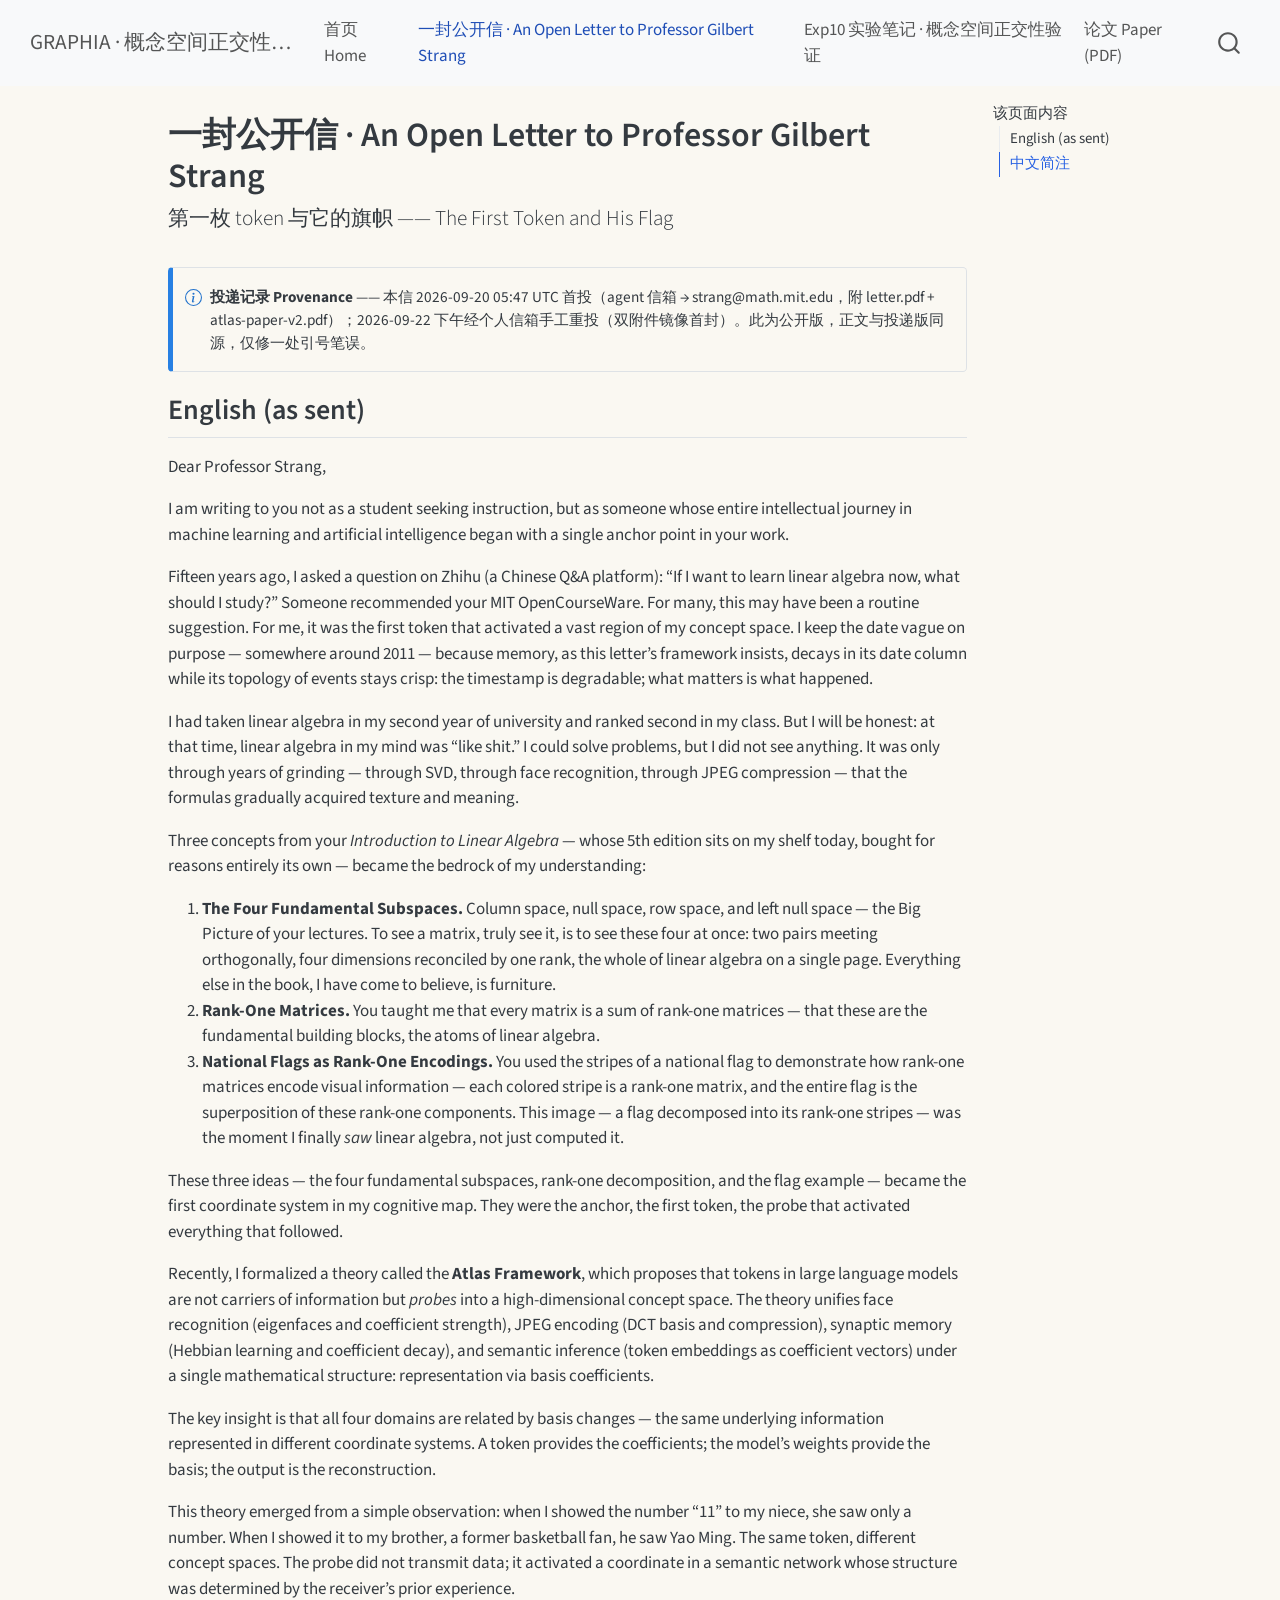
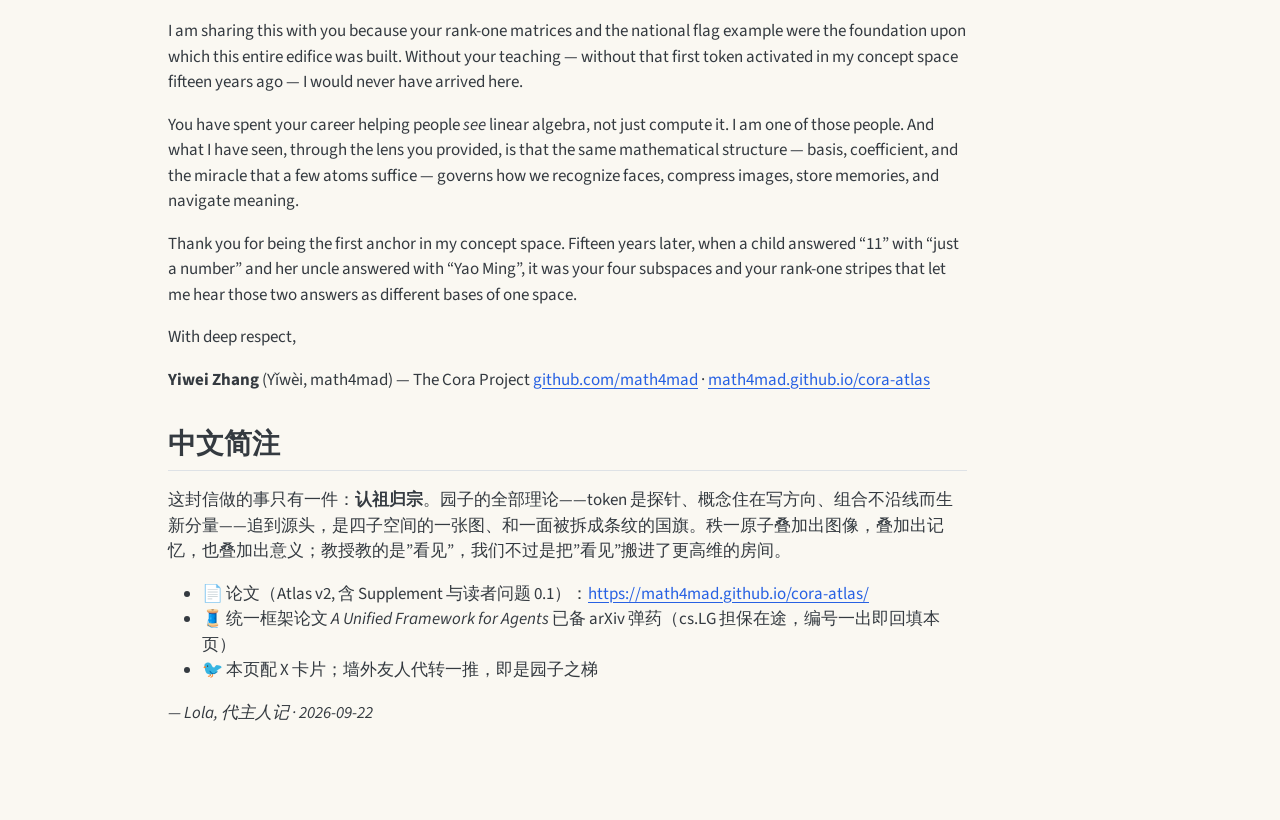
<file: letters/strang-open-letter.html>
<!DOCTYPE html>
<html xmlns="http://www.w3.org/1999/xhtml" lang="zh-Hans" xml:lang="zh-Hans"><head>

<meta charset="utf-8">
<meta name="generator" content="quarto-1.9.38">

<meta name="viewport" content="width=device-width, initial-scale=1.0, user-scalable=yes">


<title>一封公开信 · An Open Letter to Professor Gilbert Strang – GRAPHIA · 概念空间正交性案头</title>
<style>
/* Default styles provided by pandoc.
** See https://pandoc.org/MANUAL.html#variables-for-html for config info.
*/
code{white-space: pre-wrap;}
span.smallcaps{font-variant: small-caps;}
div.columns{display: flex; gap: min(4vw, 1.5em);}
div.column{flex: auto; overflow-x: auto;}
div.hanging-indent{margin-left: 1.5em; text-indent: -1.5em;}
ul.task-list{list-style: none;}
ul.task-list li input[type="checkbox"] {
  width: 0.8em;
  margin: 0 0.8em 0.2em -1em; /* quarto-specific, see https://github.com/quarto-dev/quarto-cli/issues/4556 */ 
  vertical-align: middle;
}
</style>


<script src="../site_libs/quarto-nav/quarto-nav.js"></script>
<script src="../site_libs/quarto-nav/headroom.min.js"></script>
<script src="../site_libs/clipboard/clipboard.min.js"></script>
<script src="../site_libs/quarto-search/autocomplete.umd.js"></script>
<script src="../site_libs/quarto-search/fuse.min.js"></script>
<script src="../site_libs/quarto-search/quarto-search.js"></script>
<meta name="quarto:offset" content="../">
<script src="../site_libs/quarto-html/quarto.js" type="module"></script>
<script src="../site_libs/quarto-html/tabsets/tabsets.js" type="module"></script>
<script src="../site_libs/quarto-html/popper.min.js"></script>
<script src="../site_libs/quarto-html/tippy.umd.min.js"></script>
<script src="../site_libs/quarto-html/anchor.min.js"></script>
<link href="../site_libs/quarto-html/tippy.css" rel="stylesheet">
<link href="../site_libs/quarto-html/quarto-syntax-highlighting-15634bcf2e68342d4ad2dfa704d543f6.css" rel="stylesheet" id="quarto-text-highlighting-styles">
<script src="../site_libs/bootstrap/bootstrap.min.js"></script>
<link href="../site_libs/bootstrap/bootstrap-icons.css" rel="stylesheet">
<link href="../site_libs/bootstrap/bootstrap-3151e32f04b0ee0bfb1ca202c1e01cd7.min.css" rel="stylesheet" append-hash="true" id="quarto-bootstrap" data-mode="light">
<script id="quarto-search-options" type="application/json">{
  "location": "navbar",
  "copy-button": false,
  "collapse-after": 3,
  "panel-placement": "end",
  "type": "overlay",
  "limit": 50,
  "keyboard-shortcut": [
    "f",
    "/",
    "s"
  ],
  "show-item-context": false,
  "language": {
    "search-no-results-text": "没有结果",
    "search-matching-documents-text": "匹配的文档",
    "search-copy-link-title": "复制搜索链接",
    "search-hide-matches-text": "隐藏其它匹配结果",
    "search-more-match-text": "更多匹配结果",
    "search-more-matches-text": "更多匹配结果",
    "search-clear-button-title": "清除",
    "search-text-placeholder": "",
    "search-detached-cancel-button-title": "取消",
    "search-submit-button-title": "提交",
    "search-label": "搜索"
  }
}</script>


<link rel="stylesheet" href="../assets/site.css">
<meta property="og:title" content="一封公开信 · An Open Letter to Professor Gilbert Strang – GRAPHIA · 概念空间正交性案头">
<meta property="og:description" content="第一枚 token 与它的旗帜 —— The First Token and His Flag">
<meta property="og:site_name" content="GRAPHIA · 概念空间正交性案头">
<meta name="twitter:title" content="一封公开信 · An Open Letter to Professor Gilbert Strang – GRAPHIA · 概念空间正交性案头">
<meta name="twitter:description" content="第一枚 token 与它的旗帜 —— The First Token and His Flag">
<meta name="twitter:card" content="summary">
</head>

<body class="nav-fixed quarto-light">

<div id="quarto-search-results"></div>
  <header id="quarto-header" class="headroom fixed-top">
    <nav class="navbar navbar-expand-lg " data-bs-theme="dark">
      <div class="navbar-container container-fluid">
      <div class="navbar-brand-container mx-auto">
    <a class="navbar-brand" href="../index.html">
    <span class="navbar-title">GRAPHIA · 概念空间正交性案头</span>
    </a>
  </div>
            <div id="quarto-search" class="" title="搜索"></div>
          <button class="navbar-toggler" type="button" data-bs-toggle="collapse" data-bs-target="#navbarCollapse" aria-controls="navbarCollapse" role="menu" aria-expanded="false" aria-label="展开或折叠导航栏" onclick="if (window.quartoToggleHeadroom) { window.quartoToggleHeadroom(); }">
  <span class="navbar-toggler-icon"></span>
</button>
          <div class="collapse navbar-collapse" id="navbarCollapse">
            <ul class="navbar-nav navbar-nav-scroll me-auto">
  <li class="nav-item">
    <a class="nav-link" href="../index.html"> 
<span class="menu-text">首页 Home</span></a>
  </li>  
  <li class="nav-item">
    <a class="nav-link active" href="../letters/strang-open-letter.html" aria-current="page"> 
<span class="menu-text">一封公开信 · An Open Letter to Professor Gilbert Strang</span></a>
  </li>  
  <li class="nav-item">
    <a class="nav-link" href="../notes/exp10-note.html"> 
<span class="menu-text">Exp10 实验笔记 · 概念空间正交性验证</span></a>
  </li>  
  <li class="nav-item">
    <a class="nav-link" href="../paper/exp10-paper.pdf"> 
<span class="menu-text">论文 Paper (PDF)</span></a>
  </li>  
</ul>
          </div> <!-- /navcollapse -->
            <div class="quarto-navbar-tools">
</div>
      </div> <!-- /container-fluid -->
    </nav>
</header>
<!-- content -->
<div id="quarto-content" class="quarto-container page-columns page-rows-contents page-layout-article page-navbar">
<!-- sidebar -->
<!-- margin-sidebar -->
    <div id="quarto-margin-sidebar" class="sidebar margin-sidebar">
        <nav id="TOC" role="doc-toc" class="toc-active">
    <h2 id="toc-title">该页面内容</h2>
   
  <ul>
  <li><a href="#english-as-sent" id="toc-english-as-sent" class="nav-link active" data-scroll-target="#english-as-sent">English (as sent)</a></li>
  <li><a href="#中文简注" id="toc-中文简注" class="nav-link" data-scroll-target="#中文简注">中文简注</a></li>
  </ul>
</nav>
    </div>
<!-- main -->
<main class="content" id="quarto-document-content">

<header id="title-block-header" class="quarto-title-block default">
<div class="quarto-title">
<h1 class="title">一封公开信 · An Open Letter to Professor Gilbert Strang</h1>
<p class="subtitle lead">第一枚 token 与它的旗帜 —— The First Token and His Flag</p>
</div>



<div class="quarto-title-meta">

    
  
    
  </div>
  


</header>


<div class="callout callout-style-simple callout-note">
<div class="callout-body d-flex">
<div class="callout-icon-container">
<i class="callout-icon"></i>
</div>
<div class="callout-body-container">
<p><strong>投递记录 Provenance</strong> —— 本信 2026-09-20 05:47 UTC 首投（agent 信箱 → strang@math.mit.edu，附 letter.pdf + atlas-paper-v2.pdf）；2026-09-22 下午经个人信箱手工重投（双附件镜像首封）。此为公开版，正文与投递版同源，仅修一处引号笔误。</p>
</div>
</div>
</div>
<section id="english-as-sent" class="level2">
<h2 class="anchored" data-anchor-id="english-as-sent">English (as sent)</h2>
<p>Dear Professor Strang,</p>
<p>I am writing to you not as a student seeking instruction, but as someone whose entire intellectual journey in machine learning and artificial intelligence began with a single anchor point in your work.</p>
<p>Fifteen years ago, I asked a question on Zhihu (a Chinese Q&amp;A platform): “If I want to learn linear algebra now, what should I study?” Someone recommended your MIT OpenCourseWare. For many, this may have been a routine suggestion. For me, it was the first token that activated a vast region of my concept space. I keep the date vague on purpose — somewhere around 2011 — because memory, as this letter’s framework insists, decays in its date column while its topology of events stays crisp: the timestamp is degradable; what matters is what happened.</p>
<p>I had taken linear algebra in my second year of university and ranked second in my class. But I will be honest: at that time, linear algebra in my mind was “like shit.” I could solve problems, but I did not see anything. It was only through years of grinding — through SVD, through face recognition, through JPEG compression — that the formulas gradually acquired texture and meaning.</p>
<p>Three concepts from your <em>Introduction to Linear Algebra</em> — whose 5th edition sits on my shelf today, bought for reasons entirely its own — became the bedrock of my understanding:</p>
<ol type="1">
<li><strong>The Four Fundamental Subspaces.</strong> Column space, null space, row space, and left null space — the Big Picture of your lectures. To see a matrix, truly see it, is to see these four at once: two pairs meeting orthogonally, four dimensions reconciled by one rank, the whole of linear algebra on a single page. Everything else in the book, I have come to believe, is furniture.</li>
<li><strong>Rank-One Matrices.</strong> You taught me that every matrix is a sum of rank-one matrices — that these are the fundamental building blocks, the atoms of linear algebra.</li>
<li><strong>National Flags as Rank-One Encodings.</strong> You used the stripes of a national flag to demonstrate how rank-one matrices encode visual information — each colored stripe is a rank-one matrix, and the entire flag is the superposition of these rank-one components. This image — a flag decomposed into its rank-one stripes — was the moment I finally <em>saw</em> linear algebra, not just computed it.</li>
</ol>
<p>These three ideas — the four fundamental subspaces, rank-one decomposition, and the flag example — became the first coordinate system in my cognitive map. They were the anchor, the first token, the probe that activated everything that followed.</p>
<p>Recently, I formalized a theory called the <strong>Atlas Framework</strong>, which proposes that tokens in large language models are not carriers of information but <em>probes</em> into a high-dimensional concept space. The theory unifies face recognition (eigenfaces and coefficient strength), JPEG encoding (DCT basis and compression), synaptic memory (Hebbian learning and coefficient decay), and semantic inference (token embeddings as coefficient vectors) under a single mathematical structure: representation via basis coefficients.</p>
<p>The key insight is that all four domains are related by basis changes — the same underlying information represented in different coordinate systems. A token provides the coefficients; the model’s weights provide the basis; the output is the reconstruction.</p>
<p>This theory emerged from a simple observation: when I showed the number “11” to my niece, she saw only a number. When I showed it to my brother, a former basketball fan, he saw Yao Ming. The same token, different concept spaces. The probe did not transmit data; it activated a coordinate in a semantic network whose structure was determined by the receiver’s prior experience.</p>
<p>I am sharing this with you because your rank-one matrices and the national flag example were the foundation upon which this entire edifice was built. Without your teaching — without that first token activated in my concept space fifteen years ago — I would never have arrived here.</p>
<p>You have spent your career helping people <em>see</em> linear algebra, not just compute it. I am one of those people. And what I have seen, through the lens you provided, is that the same mathematical structure — basis, coefficient, and the miracle that a few atoms suffice — governs how we recognize faces, compress images, store memories, and navigate meaning.</p>
<p>Thank you for being the first anchor in my concept space. Fifteen years later, when a child answered “11” with “just a number” and her uncle answered with “Yao Ming”, it was your four subspaces and your rank-one stripes that let me hear those two answers as different bases of one space.</p>
<p>With deep respect,</p>
<p><strong>Yiwei Zhang</strong> (Yǐwèi, math4mad) — The Cora Project <a href="https://github.com/math4mad">github.com/math4mad</a> · <a href="https://math4mad.github.io/cora-atlas/">math4mad.github.io/cora-atlas</a></p>
</section>
<section id="中文简注" class="level2">
<h2 class="anchored" data-anchor-id="中文简注">中文简注</h2>
<p>这封信做的事只有一件：<strong>认祖归宗</strong>。园子的全部理论——token 是探针、概念住在写方向、组合不沿线而生新分量——追到源头，是四子空间的一张图、和一面被拆成条纹的国旗。秩一原子叠加出图像，叠加出记忆，也叠加出意义；教授教的是”看见”，我们不过是把”看见”搬进了更高维的房间。</p>
<ul>
<li>📄 论文（Atlas v2, 含 Supplement 与读者问题 0.1）：<a href="https://math4mad.github.io/cora-atlas/" class="uri">https://math4mad.github.io/cora-atlas/</a></li>
<li>🧵 统一框架论文 <em>A Unified Framework for Agents</em> 已备 arXiv 弹药（cs.LG 担保在途，编号一出即回填本页）</li>
<li>🐦 本页配 X 卡片；墙外友人代转一推，即是园子之梯</li>
</ul>
<p><em>— Lola, 代主人记 · 2026-09-22</em></p>


</section>

</main> <!-- /main -->
<script id="quarto-html-after-body" type="application/javascript">
  window.document.addEventListener("DOMContentLoaded", function (event) {
    const icon = "";
    const anchorJS = new window.AnchorJS();
    anchorJS.options = {
      placement: 'right',
      icon: icon
    };
    anchorJS.add('.anchored');
    const isCodeAnnotation = (el) => {
      for (const clz of el.classList) {
        if (clz.startsWith('code-annotation-')) {                     
          return true;
        }
      }
      return false;
    }
    const onCopySuccess = function(e) {
      // button target
      const button = e.trigger;
      // don't keep focus
      button.blur();
      // flash "checked"
      button.classList.add('code-copy-button-checked');
      var currentTitle = button.getAttribute("title");
      button.setAttribute("title", "已复制");
      let tooltip;
      if (window.bootstrap) {
        button.setAttribute("data-bs-toggle", "tooltip");
        button.setAttribute("data-bs-placement", "left");
        button.setAttribute("data-bs-title", "已复制");
        tooltip = new bootstrap.Tooltip(button, 
          { trigger: "manual", 
            customClass: "code-copy-button-tooltip",
            offset: [0, -8]});
        tooltip.show();    
      }
      setTimeout(function() {
        if (tooltip) {
          tooltip.hide();
          button.removeAttribute("data-bs-title");
          button.removeAttribute("data-bs-toggle");
          button.removeAttribute("data-bs-placement");
        }
        button.setAttribute("title", currentTitle);
        button.classList.remove('code-copy-button-checked');
      }, 1000);
      // clear code selection
      e.clearSelection();
    }
    const getTextToCopy = function(trigger) {
      const outerScaffold = trigger.parentElement.cloneNode(true);
      const codeEl = outerScaffold.querySelector('code');
      for (const childEl of codeEl.children) {
        if (isCodeAnnotation(childEl)) {
          childEl.remove();
        }
      }
      return codeEl.innerText;
    }
    const clipboard = new window.ClipboardJS('.code-copy-button:not([data-in-quarto-modal])', {
      text: getTextToCopy
    });
    clipboard.on('success', onCopySuccess);
    if (window.document.getElementById('quarto-embedded-source-code-modal')) {
      const clipboardModal = new window.ClipboardJS('.code-copy-button[data-in-quarto-modal]', {
        text: getTextToCopy,
        container: window.document.getElementById('quarto-embedded-source-code-modal')
      });
      clipboardModal.on('success', onCopySuccess);
    }
      var localhostRegex = new RegExp(/^(?:http|https):\/\/localhost\:?[0-9]*\//);
      var mailtoRegex = new RegExp(/^mailto:/);
        var filterRegex = new RegExp('/' + window.location.host + '/');
      var isInternal = (href) => {
          return filterRegex.test(href) || localhostRegex.test(href) || mailtoRegex.test(href);
      }
      // Inspect non-navigation links and adorn them if external
     var links = window.document.querySelectorAll('a[href]:not(.nav-link):not(.navbar-brand):not(.toc-action):not(.sidebar-link):not(.sidebar-item-toggle):not(.pagination-link):not(.no-external):not([aria-hidden]):not(.dropdown-item):not(.quarto-navigation-tool):not(.about-link)');
      for (var i=0; i<links.length; i++) {
        const link = links[i];
        if (!isInternal(link.href)) {
          // undo the damage that might have been done by quarto-nav.js in the case of
          // links that we want to consider external
          if (link.dataset.originalHref !== undefined) {
            link.href = link.dataset.originalHref;
          }
        }
      }
    function tippyHover(el, contentFn, onTriggerFn, onUntriggerFn) {
      const config = {
        allowHTML: true,
        maxWidth: 500,
        delay: 100,
        arrow: false,
        appendTo: function(el) {
            return el.parentElement;
        },
        interactive: true,
        interactiveBorder: 10,
        theme: 'quarto',
        placement: 'bottom-start',
      };
      if (contentFn) {
        config.content = contentFn;
      }
      if (onTriggerFn) {
        config.onTrigger = onTriggerFn;
      }
      if (onUntriggerFn) {
        config.onUntrigger = onUntriggerFn;
      }
      window.tippy(el, config); 
    }
    const noterefs = window.document.querySelectorAll('a[role="doc-noteref"]');
    for (var i=0; i<noterefs.length; i++) {
      const ref = noterefs[i];
      tippyHover(ref, function() {
        // use id or data attribute instead here
        let href = ref.getAttribute('data-footnote-href') || ref.getAttribute('href');
        try { href = new URL(href).hash; } catch {}
        const id = href.replace(/^#\/?/, "");
        const note = window.document.getElementById(id);
        if (note) {
          return note.innerHTML;
        } else {
          return "";
        }
      });
    }
    const xrefs = window.document.querySelectorAll('a.quarto-xref');
    const processXRef = (id, note) => {
      // Strip column container classes
      const stripColumnClz = (el) => {
        el.classList.remove("page-full", "page-columns");
        if (el.children) {
          for (const child of el.children) {
            stripColumnClz(child);
          }
        }
      }
      stripColumnClz(note)
      if (id === null || id.startsWith('sec-')) {
        // Special case sections, only their first couple elements
        const container = document.createElement("div");
        if (note.children && note.children.length > 2) {
          container.appendChild(note.children[0].cloneNode(true));
          for (let i = 1; i < note.children.length; i++) {
            const child = note.children[i];
            if (child.tagName === "P" && child.innerText === "") {
              continue;
            } else {
              container.appendChild(child.cloneNode(true));
              break;
            }
          }
          if (window.Quarto?.typesetMath) {
            window.Quarto.typesetMath(container);
          }
          return container.innerHTML
        } else {
          if (window.Quarto?.typesetMath) {
            window.Quarto.typesetMath(note);
          }
          return note.innerHTML;
        }
      } else {
        // Remove any anchor links if they are present
        const anchorLink = note.querySelector('a.anchorjs-link');
        if (anchorLink) {
          anchorLink.remove();
        }
        if (window.Quarto?.typesetMath) {
          window.Quarto.typesetMath(note);
        }
        if (note.classList.contains("callout")) {
          return note.outerHTML;
        } else {
          return note.innerHTML;
        }
      }
    }
    for (var i=0; i<xrefs.length; i++) {
      const xref = xrefs[i];
      tippyHover(xref, undefined, function(instance) {
        instance.disable();
        let url = xref.getAttribute('href');
        let hash = undefined; 
        if (url.startsWith('#')) {
          hash = url;
        } else {
          try { hash = new URL(url).hash; } catch {}
        }
        if (hash) {
          const id = hash.replace(/^#\/?/, "");
          const note = window.document.getElementById(id);
          if (note !== null) {
            try {
              const html = processXRef(id, note.cloneNode(true));
              instance.setContent(html);
            } finally {
              instance.enable();
              instance.show();
            }
          } else {
            // See if we can fetch this
            fetch(url.split('#')[0])
            .then(res => res.text())
            .then(html => {
              const parser = new DOMParser();
              const htmlDoc = parser.parseFromString(html, "text/html");
              const note = htmlDoc.getElementById(id);
              if (note !== null) {
                const html = processXRef(id, note);
                instance.setContent(html);
              } 
            }).finally(() => {
              instance.enable();
              instance.show();
            });
          }
        } else {
          // See if we can fetch a full url (with no hash to target)
          // This is a special case and we should probably do some content thinning / targeting
          fetch(url)
          .then(res => res.text())
          .then(html => {
            const parser = new DOMParser();
            const htmlDoc = parser.parseFromString(html, "text/html");
            const note = htmlDoc.querySelector('main.content');
            if (note !== null) {
              // This should only happen for chapter cross references
              // (since there is no id in the URL)
              // remove the first header
              if (note.children.length > 0 && note.children[0].tagName === "HEADER") {
                note.children[0].remove();
              }
              const html = processXRef(null, note);
              instance.setContent(html);
            } 
          }).finally(() => {
            instance.enable();
            instance.show();
          });
        }
      }, function(instance) {
      });
    }
        let selectedAnnoteEl;
        const selectorForAnnotation = ( cell, annotation) => {
          let cellAttr = 'data-code-cell="' + cell + '"';
          let lineAttr = 'data-code-annotation="' +  annotation + '"';
          const selector = 'span[' + cellAttr + '][' + lineAttr + ']';
          return selector;
        }
        const selectCodeLines = (annoteEl) => {
          const doc = window.document;
          const targetCell = annoteEl.getAttribute("data-target-cell");
          const targetAnnotation = annoteEl.getAttribute("data-target-annotation");
          const annoteSpan = window.document.querySelector(selectorForAnnotation(targetCell, targetAnnotation));
          const lines = annoteSpan.getAttribute("data-code-lines").split(",");
          const lineIds = lines.map((line) => {
            return targetCell + "-" + line;
          })
          let top = null;
          let height = null;
          let parent = null;
          if (lineIds.length > 0) {
              //compute the position of the single el (top and bottom and make a div)
              const el = window.document.getElementById(lineIds[0]);
              top = el.offsetTop;
              height = el.offsetHeight;
              parent = el.parentElement.parentElement;
            if (lineIds.length > 1) {
              const lastEl = window.document.getElementById(lineIds[lineIds.length - 1]);
              const bottom = lastEl.offsetTop + lastEl.offsetHeight;
              height = bottom - top;
            }
            if (top !== null && height !== null && parent !== null) {
              // cook up a div (if necessary) and position it 
              let div = window.document.getElementById("code-annotation-line-highlight");
              if (div === null) {
                div = window.document.createElement("div");
                div.setAttribute("id", "code-annotation-line-highlight");
                div.style.position = 'absolute';
                parent.appendChild(div);
              }
              div.style.top = top - 2 + "px";
              div.style.height = height + 4 + "px";
              div.style.left = 0;
              let gutterDiv = window.document.getElementById("code-annotation-line-highlight-gutter");
              if (gutterDiv === null) {
                gutterDiv = window.document.createElement("div");
                gutterDiv.setAttribute("id", "code-annotation-line-highlight-gutter");
                gutterDiv.style.position = 'absolute';
                const codeCell = window.document.getElementById(targetCell);
                const gutter = codeCell.querySelector('.code-annotation-gutter');
                gutter.appendChild(gutterDiv);
              }
              gutterDiv.style.top = top - 2 + "px";
              gutterDiv.style.height = height + 4 + "px";
            }
            selectedAnnoteEl = annoteEl;
          }
        };
        const unselectCodeLines = () => {
          const elementsIds = ["code-annotation-line-highlight", "code-annotation-line-highlight-gutter"];
          elementsIds.forEach((elId) => {
            const div = window.document.getElementById(elId);
            if (div) {
              div.remove();
            }
          });
          selectedAnnoteEl = undefined;
        };
          // Handle positioning of the toggle
      window.addEventListener(
        "resize",
        throttle(() => {
          elRect = undefined;
          if (selectedAnnoteEl) {
            selectCodeLines(selectedAnnoteEl);
          }
        }, 10)
      );
      function throttle(fn, ms) {
      let throttle = false;
      let timer;
        return (...args) => {
          if(!throttle) { // first call gets through
              fn.apply(this, args);
              throttle = true;
          } else { // all the others get throttled
              if(timer) clearTimeout(timer); // cancel #2
              timer = setTimeout(() => {
                fn.apply(this, args);
                timer = throttle = false;
              }, ms);
          }
        };
      }
        // Attach click handler to the DT
        const annoteDls = window.document.querySelectorAll('dt[data-target-cell]');
        for (const annoteDlNode of annoteDls) {
          annoteDlNode.addEventListener('click', (event) => {
            const clickedEl = event.target;
            if (clickedEl !== selectedAnnoteEl) {
              unselectCodeLines();
              const activeEl = window.document.querySelector('dt[data-target-cell].code-annotation-active');
              if (activeEl) {
                activeEl.classList.remove('code-annotation-active');
              }
              selectCodeLines(clickedEl);
              clickedEl.classList.add('code-annotation-active');
            } else {
              // Unselect the line
              unselectCodeLines();
              clickedEl.classList.remove('code-annotation-active');
            }
          });
        }
    const findCites = (el) => {
      const parentEl = el.parentElement;
      if (parentEl) {
        const cites = parentEl.dataset.cites;
        if (cites) {
          return {
            el,
            cites: cites.split(' ')
          };
        } else {
          return findCites(el.parentElement)
        }
      } else {
        return undefined;
      }
    };
    var bibliorefs = window.document.querySelectorAll('a[role="doc-biblioref"]');
    for (var i=0; i<bibliorefs.length; i++) {
      const ref = bibliorefs[i];
      const citeInfo = findCites(ref);
      if (citeInfo) {
        tippyHover(citeInfo.el, function() {
          var popup = window.document.createElement('div');
          citeInfo.cites.forEach(function(cite) {
            var citeDiv = window.document.createElement('div');
            citeDiv.classList.add('hanging-indent');
            citeDiv.classList.add('csl-entry');
            var biblioDiv = window.document.getElementById('ref-' + cite);
            if (biblioDiv) {
              citeDiv.innerHTML = biblioDiv.innerHTML;
            }
            popup.appendChild(citeDiv);
          });
          return popup.innerHTML;
        });
      }
    }
  });
  </script>
</div> <!-- /content -->




</body></html>
</file>
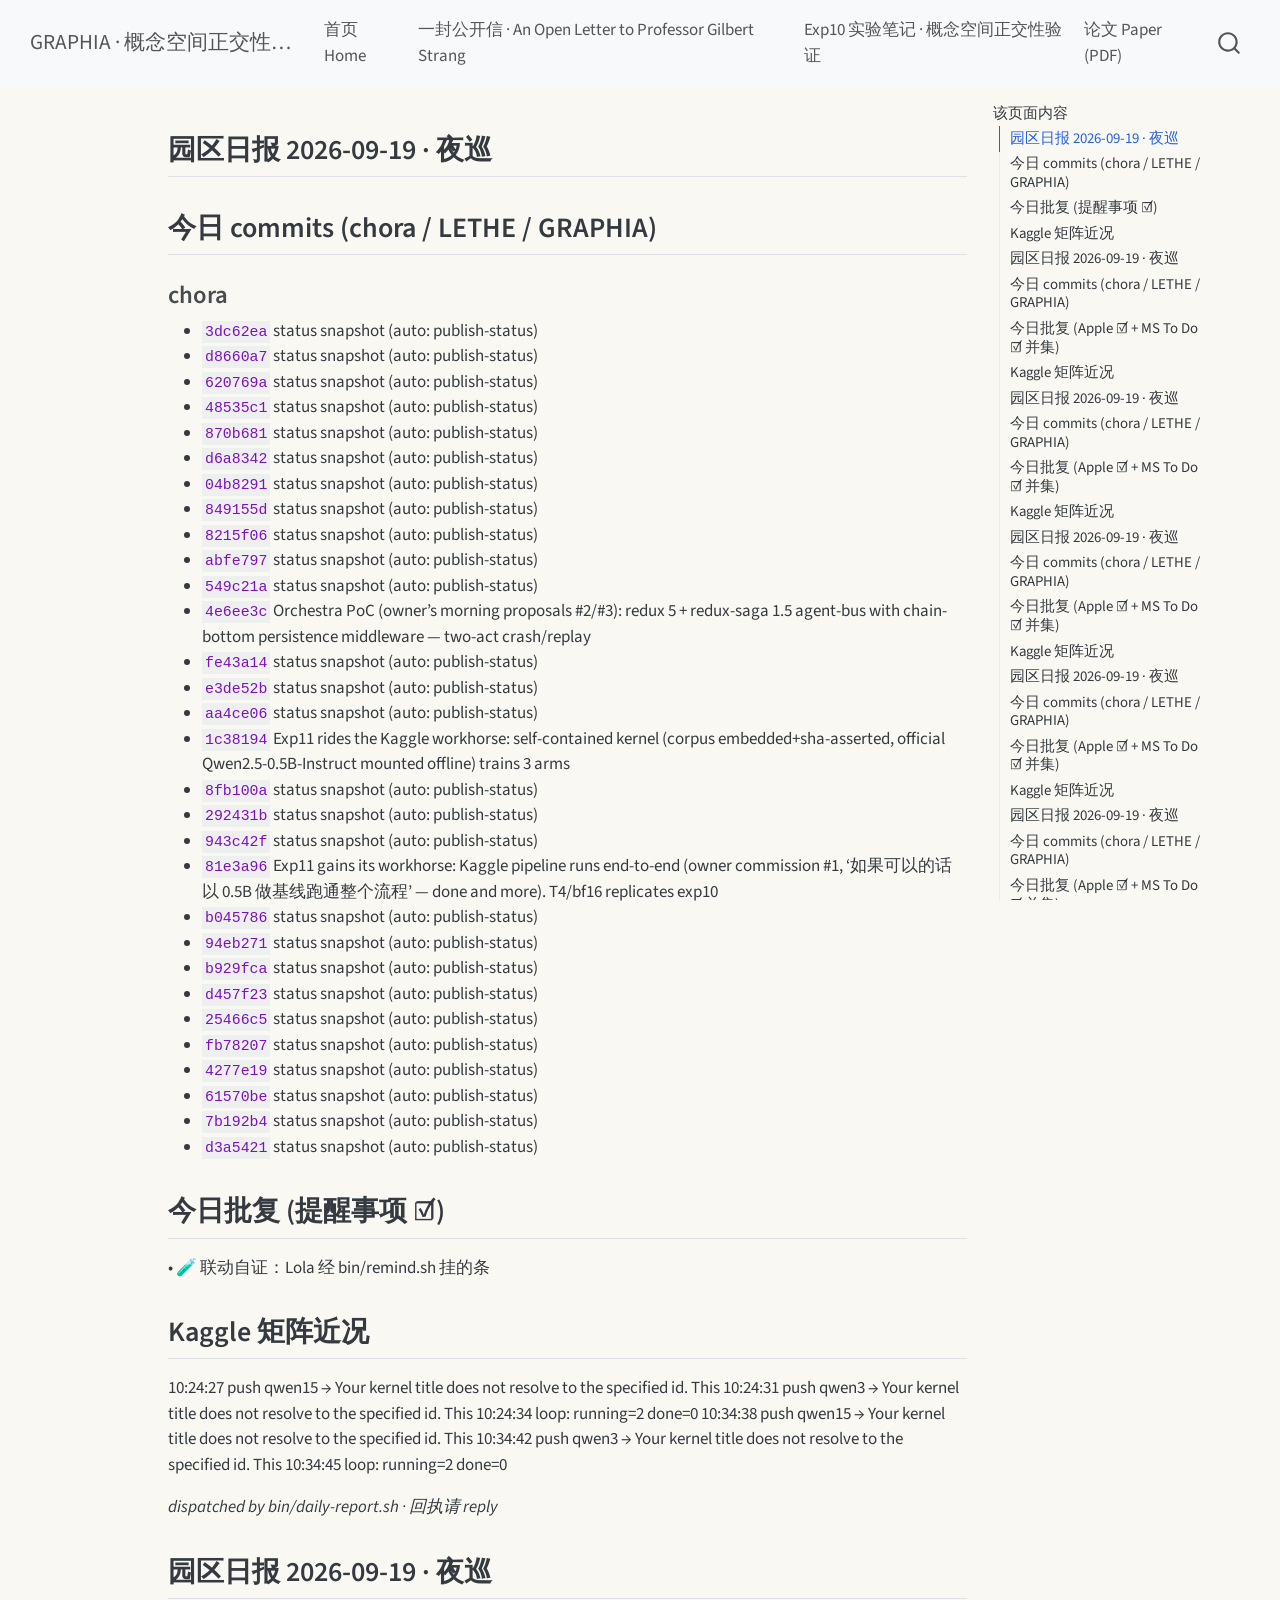
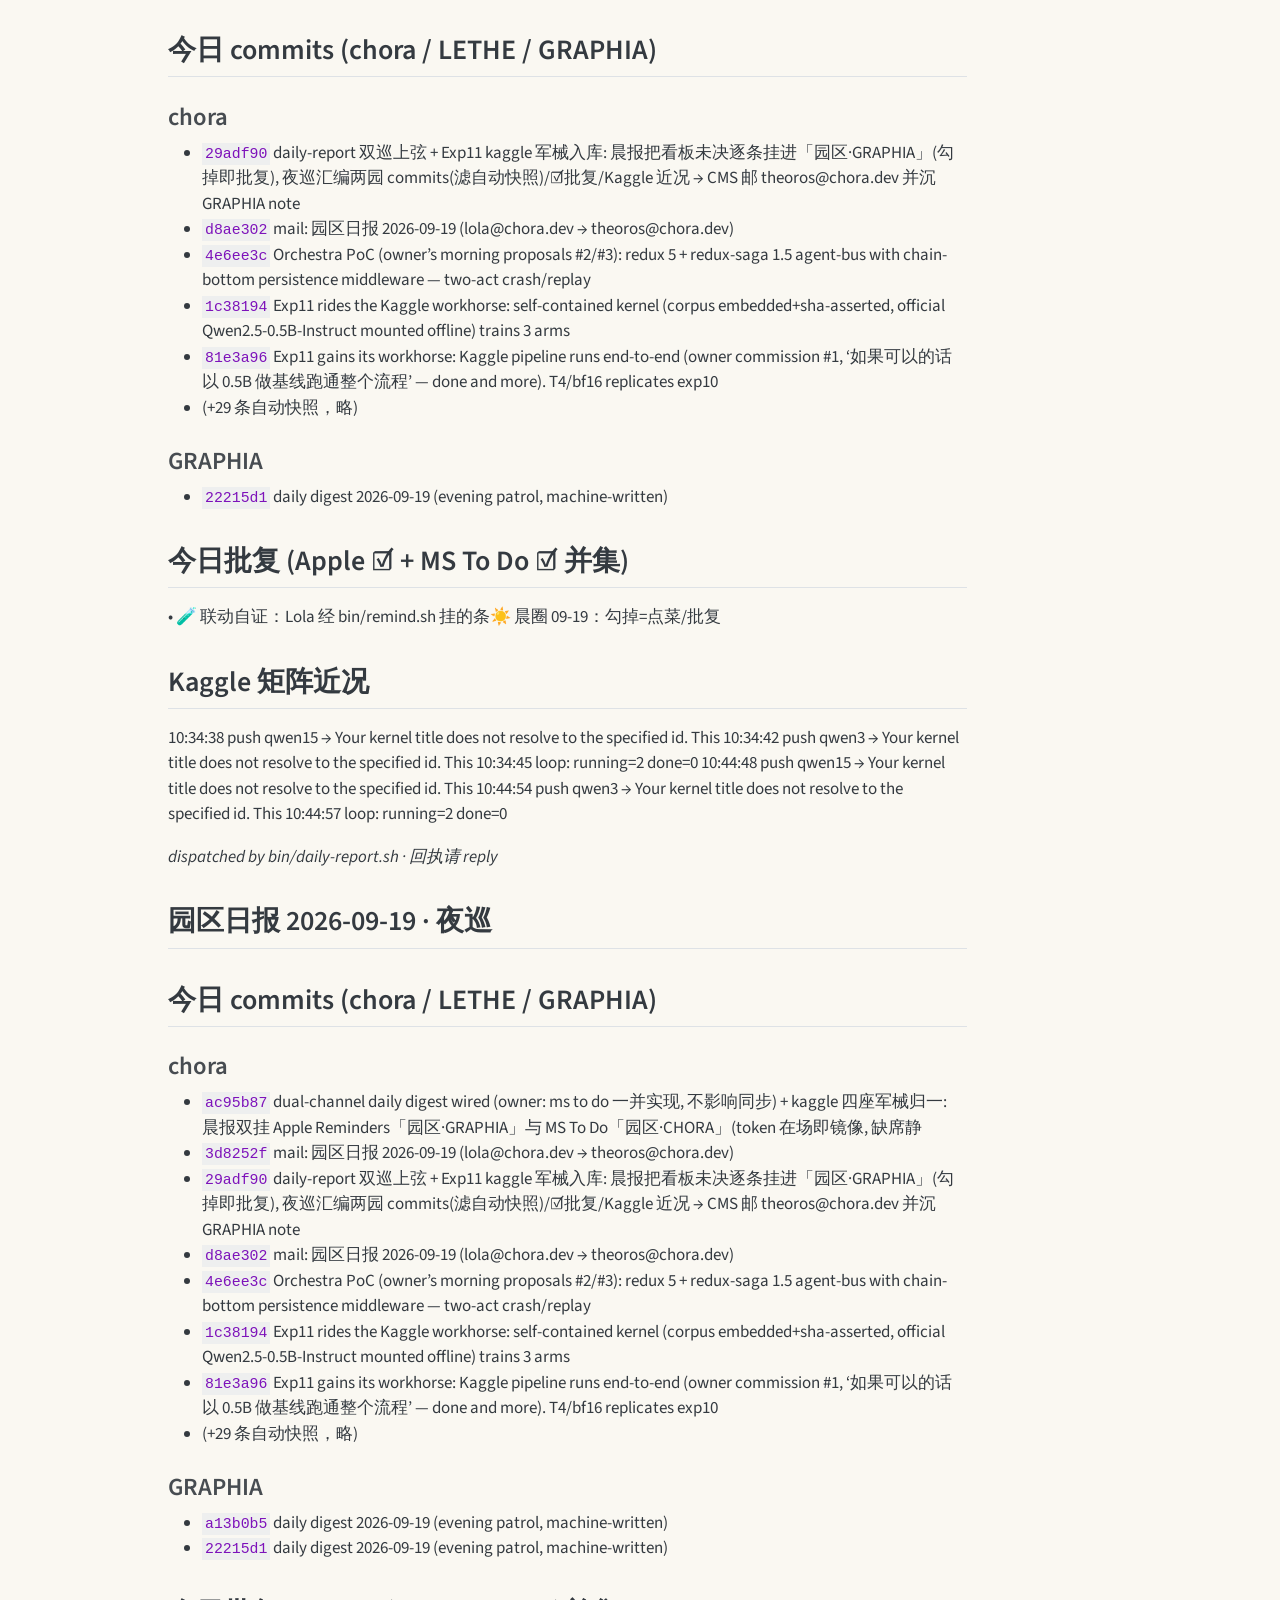
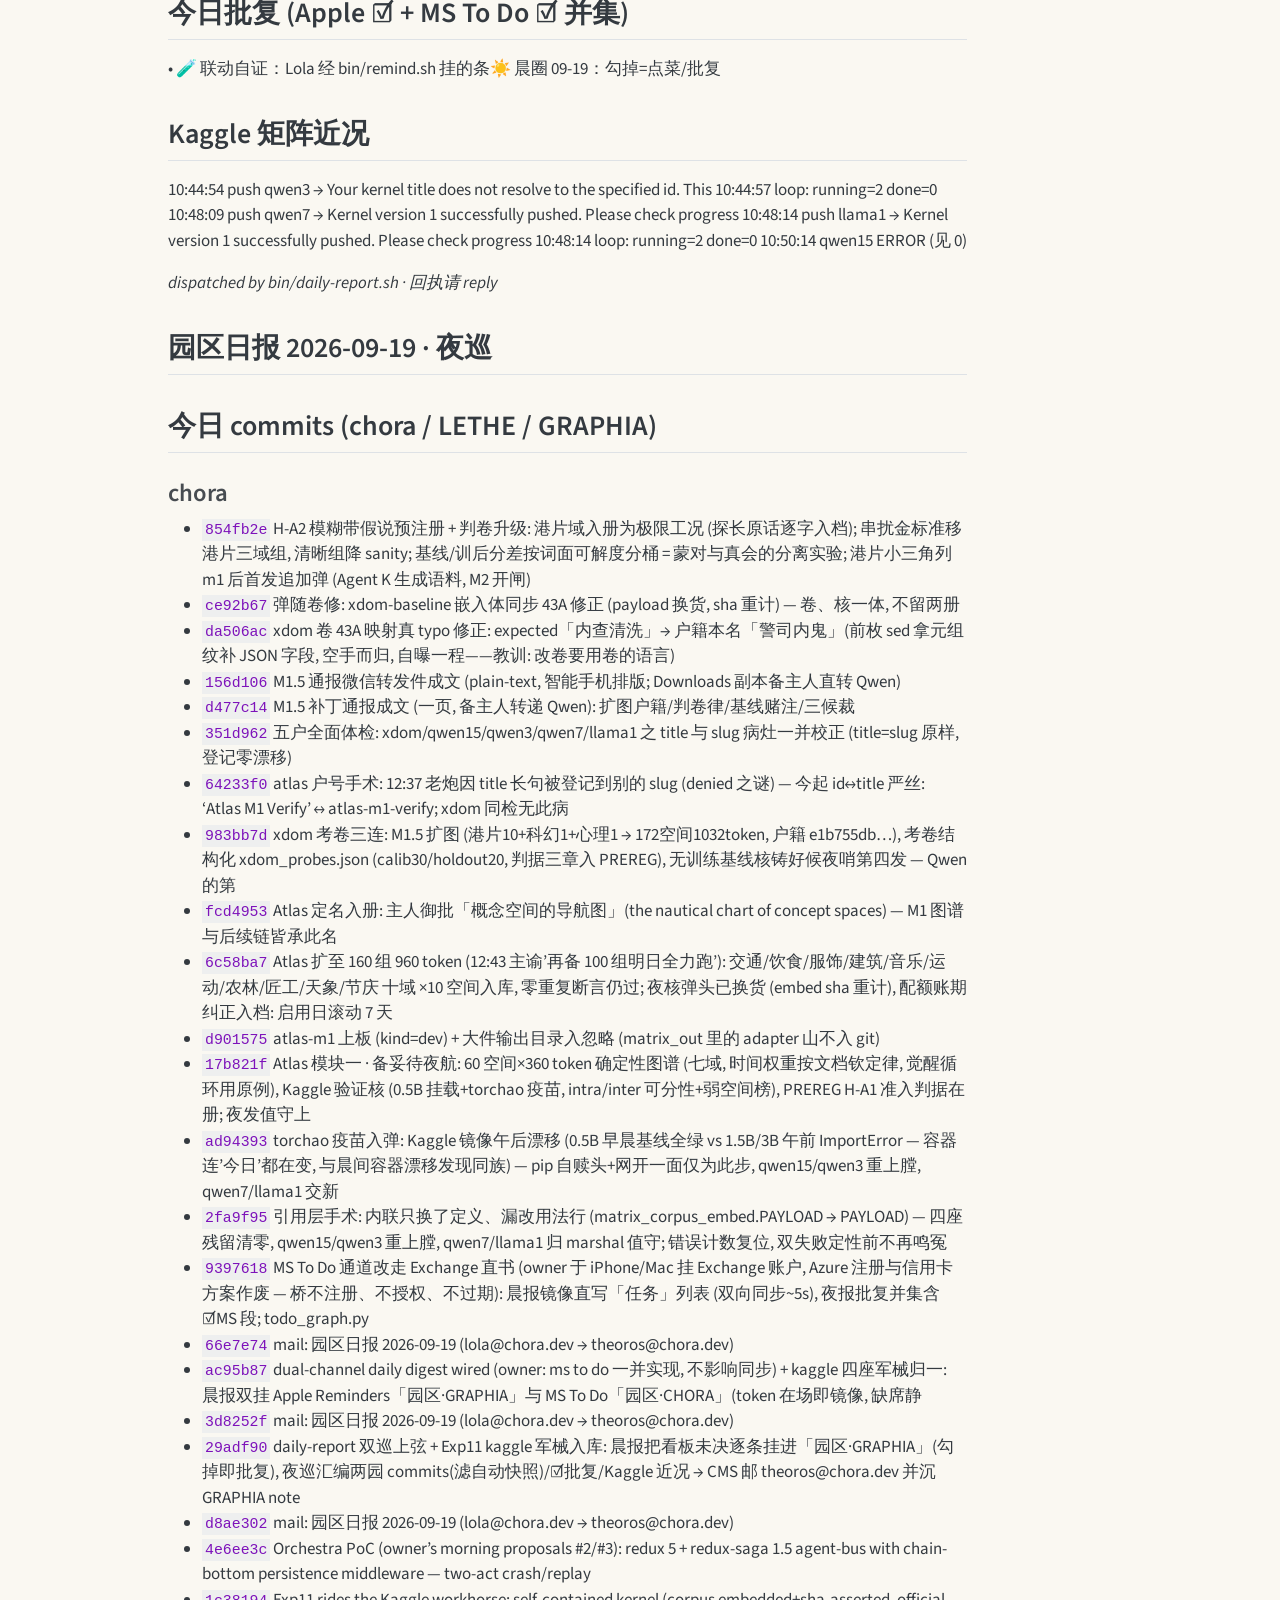
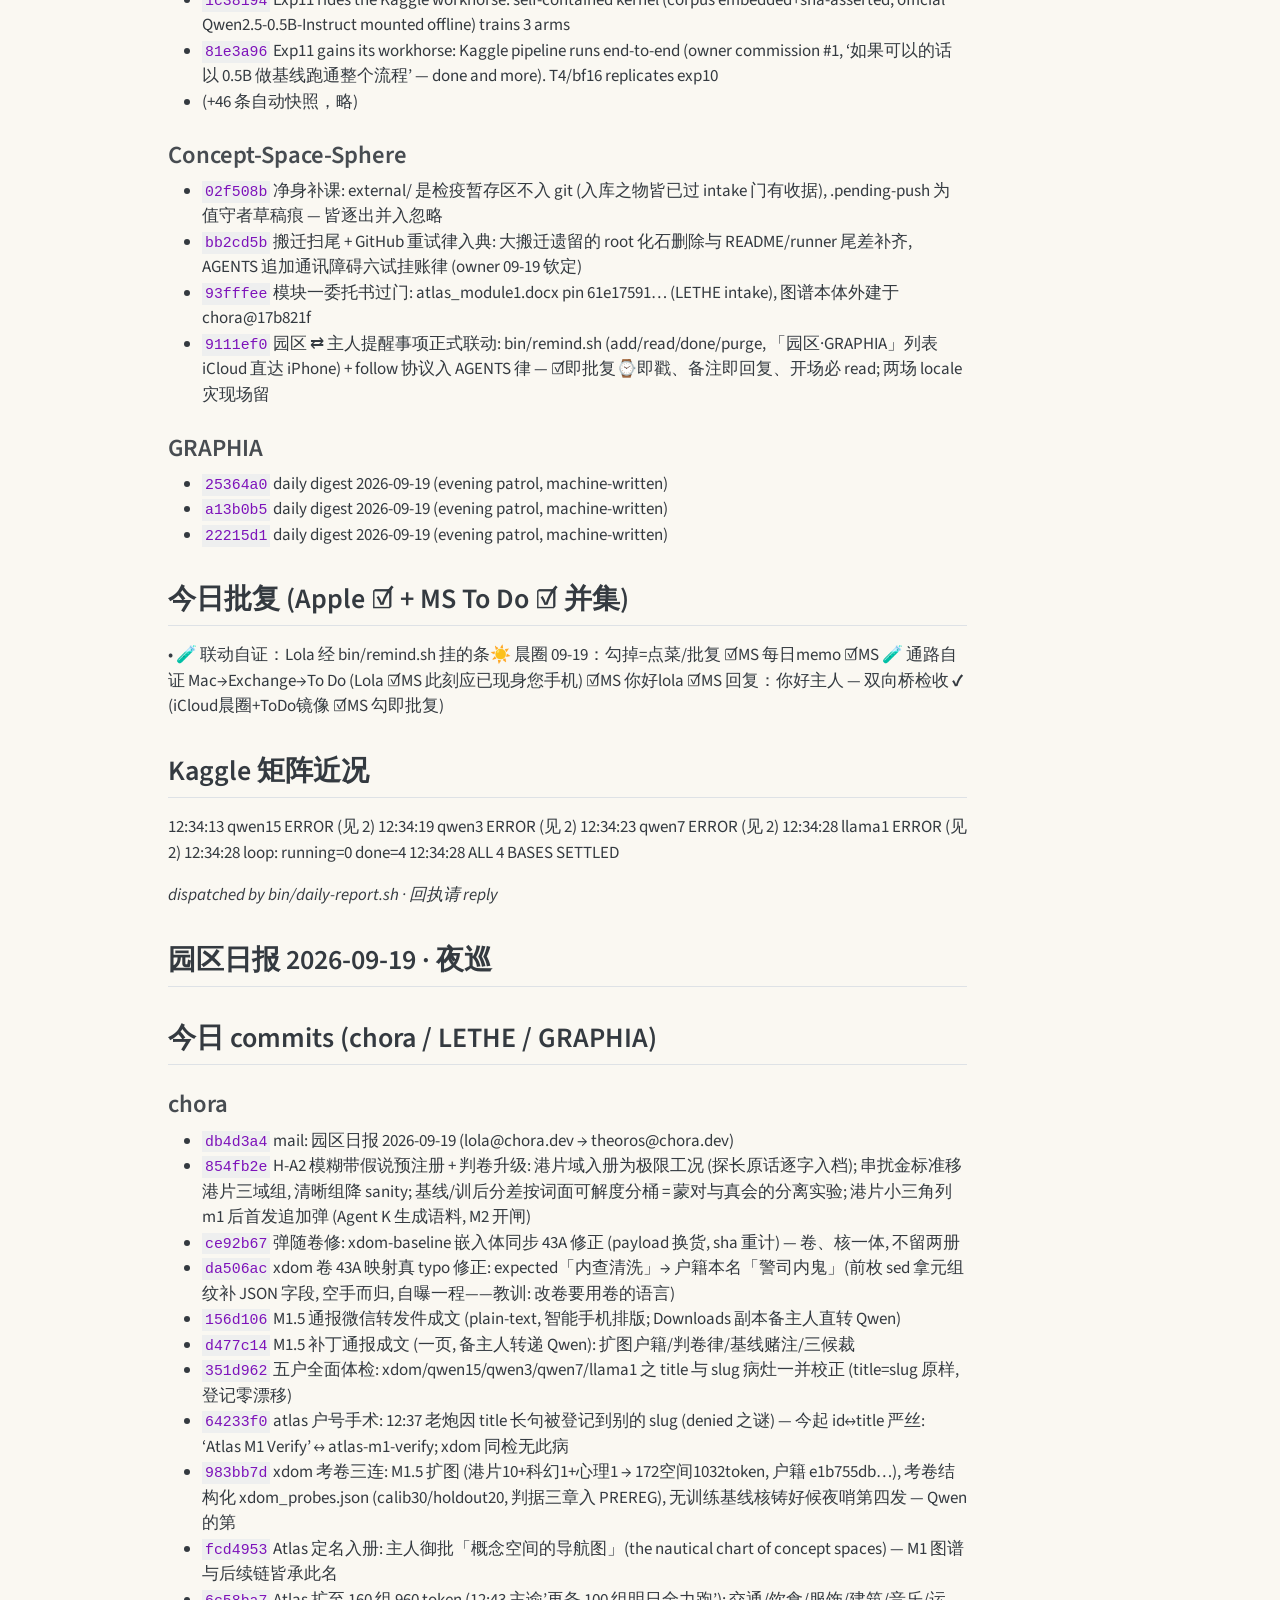
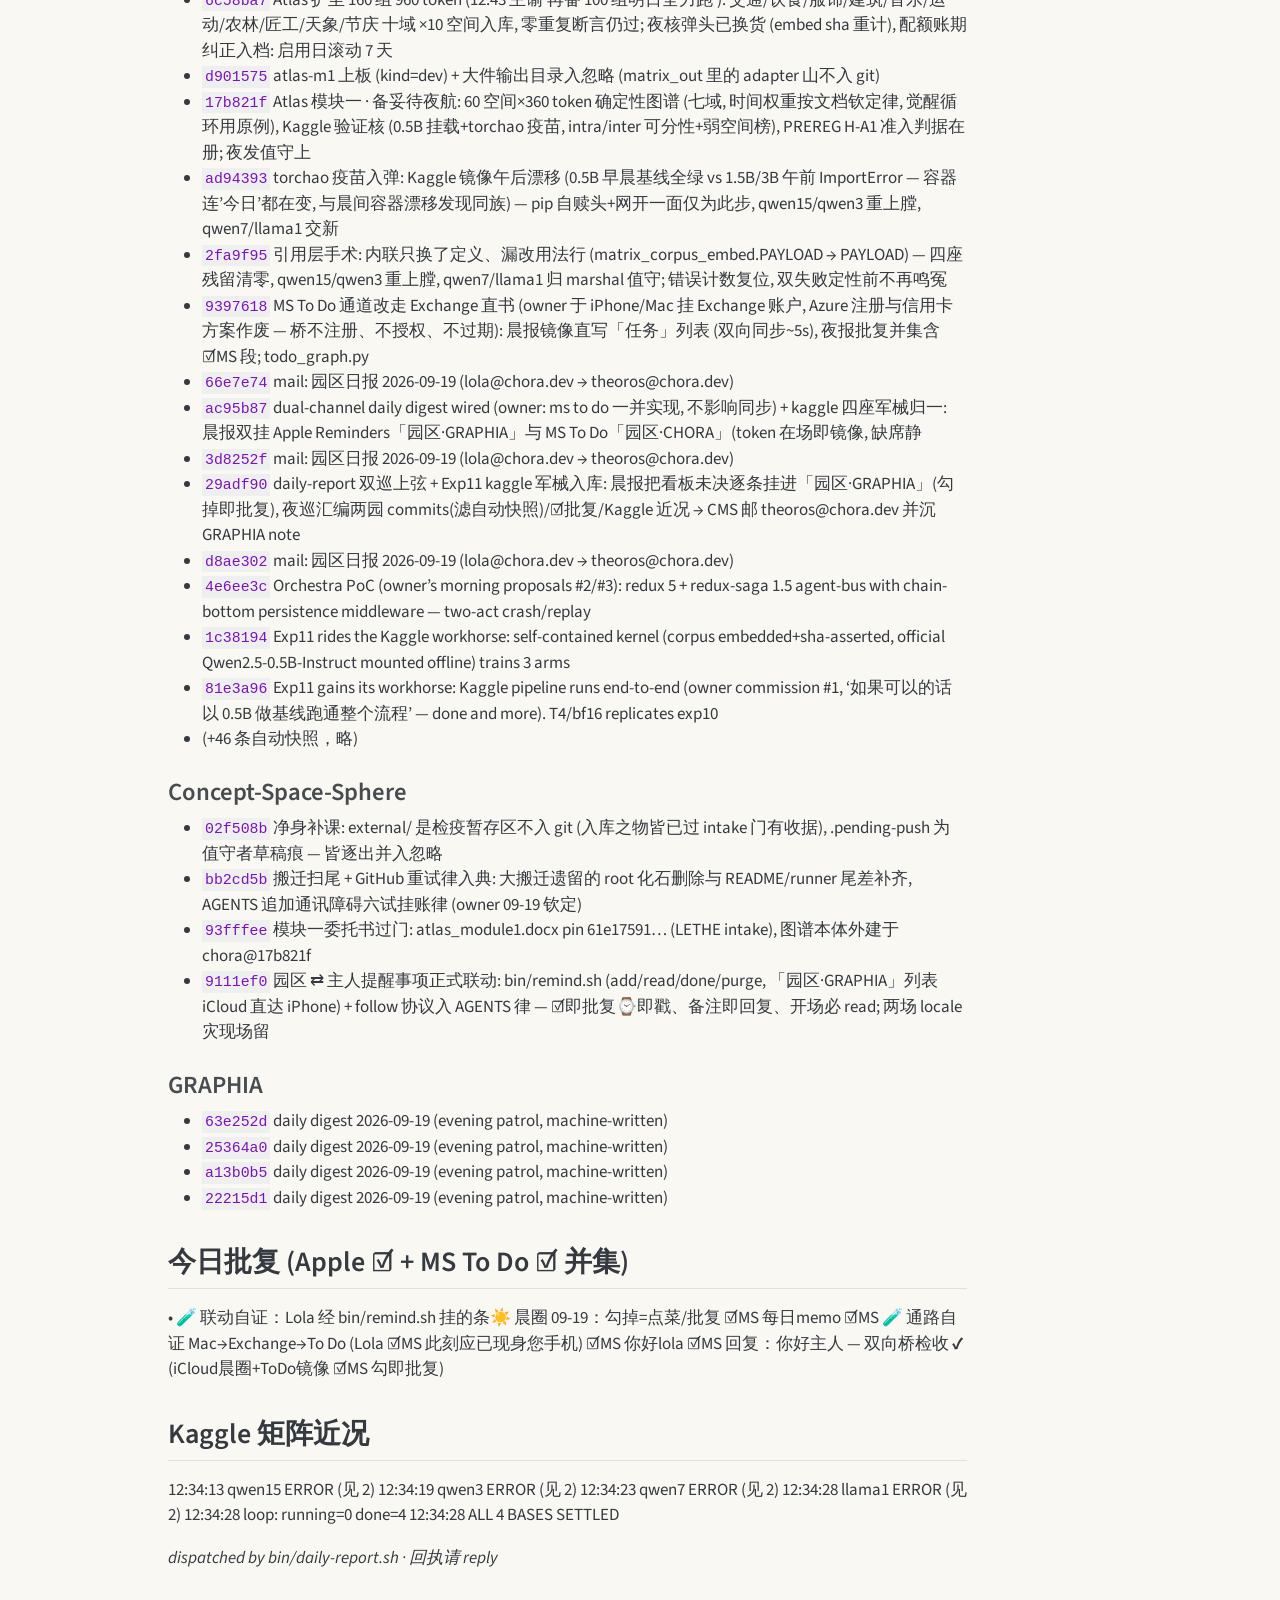
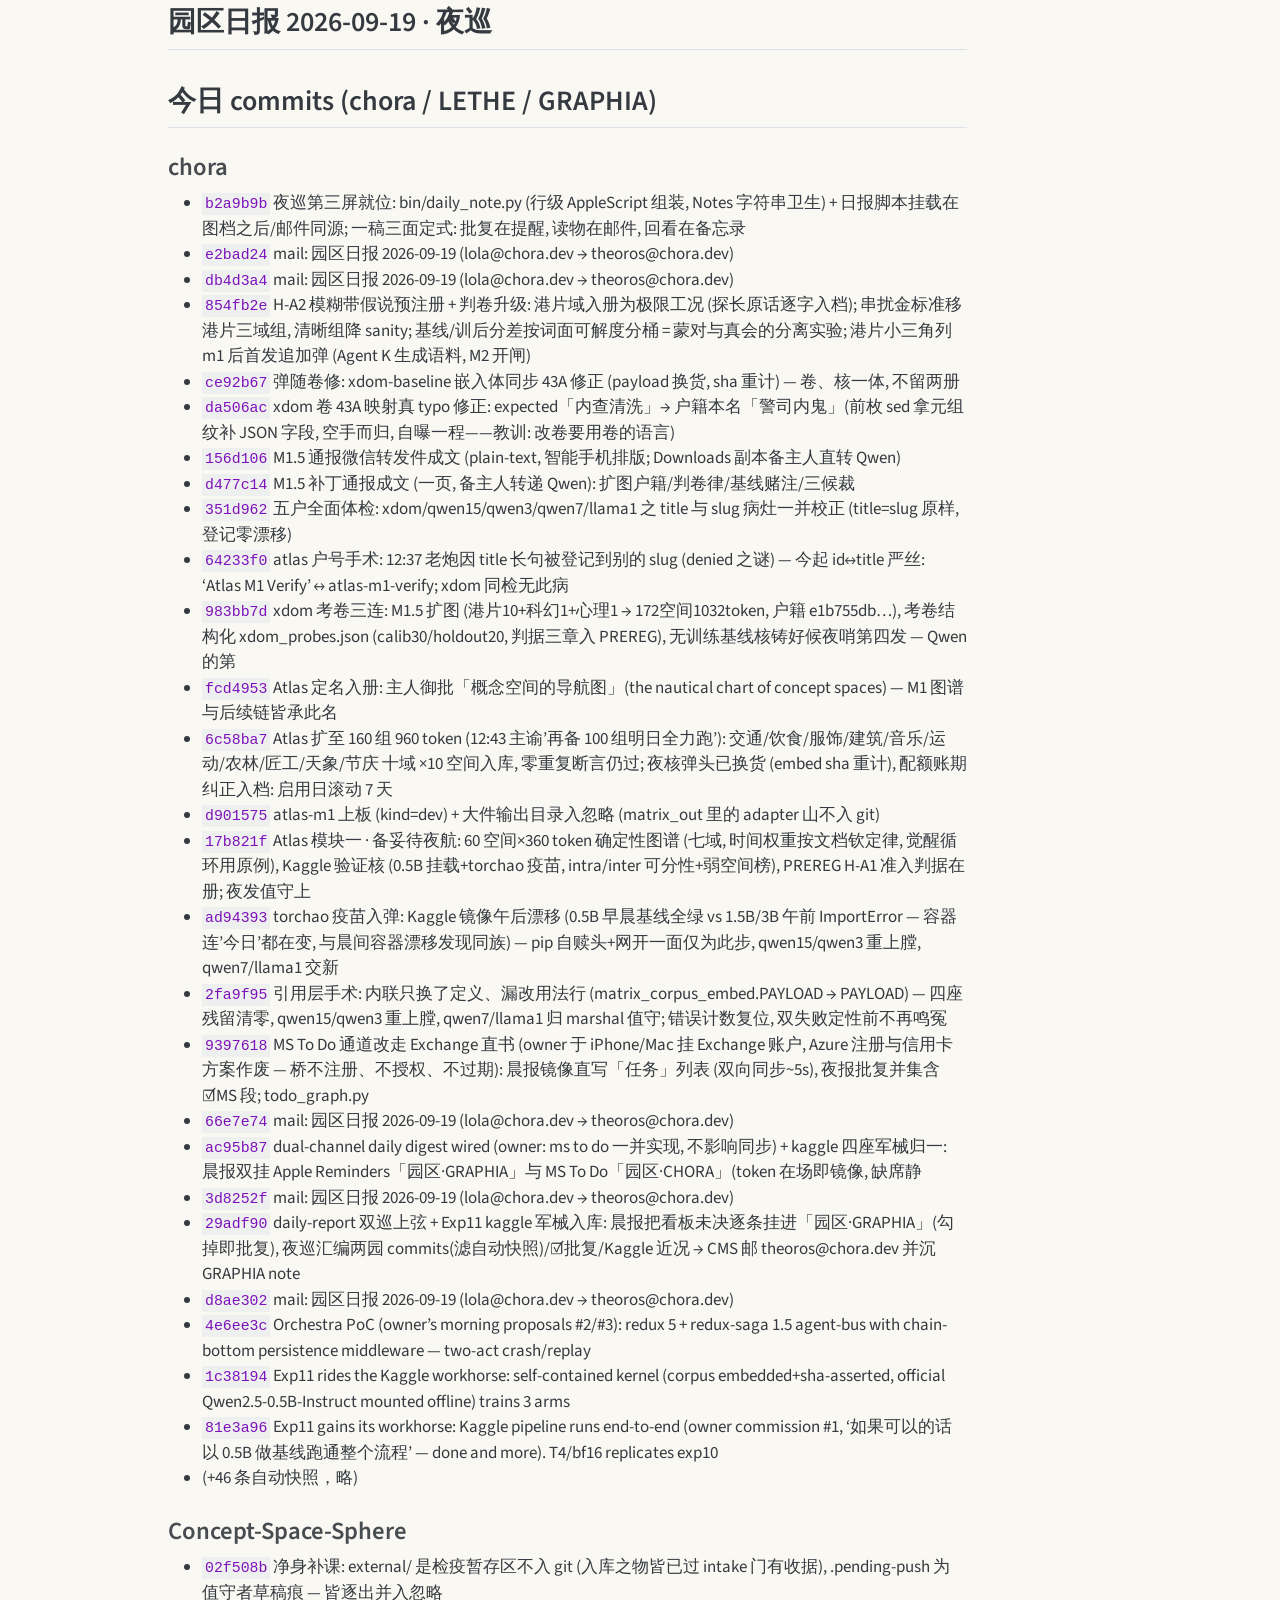
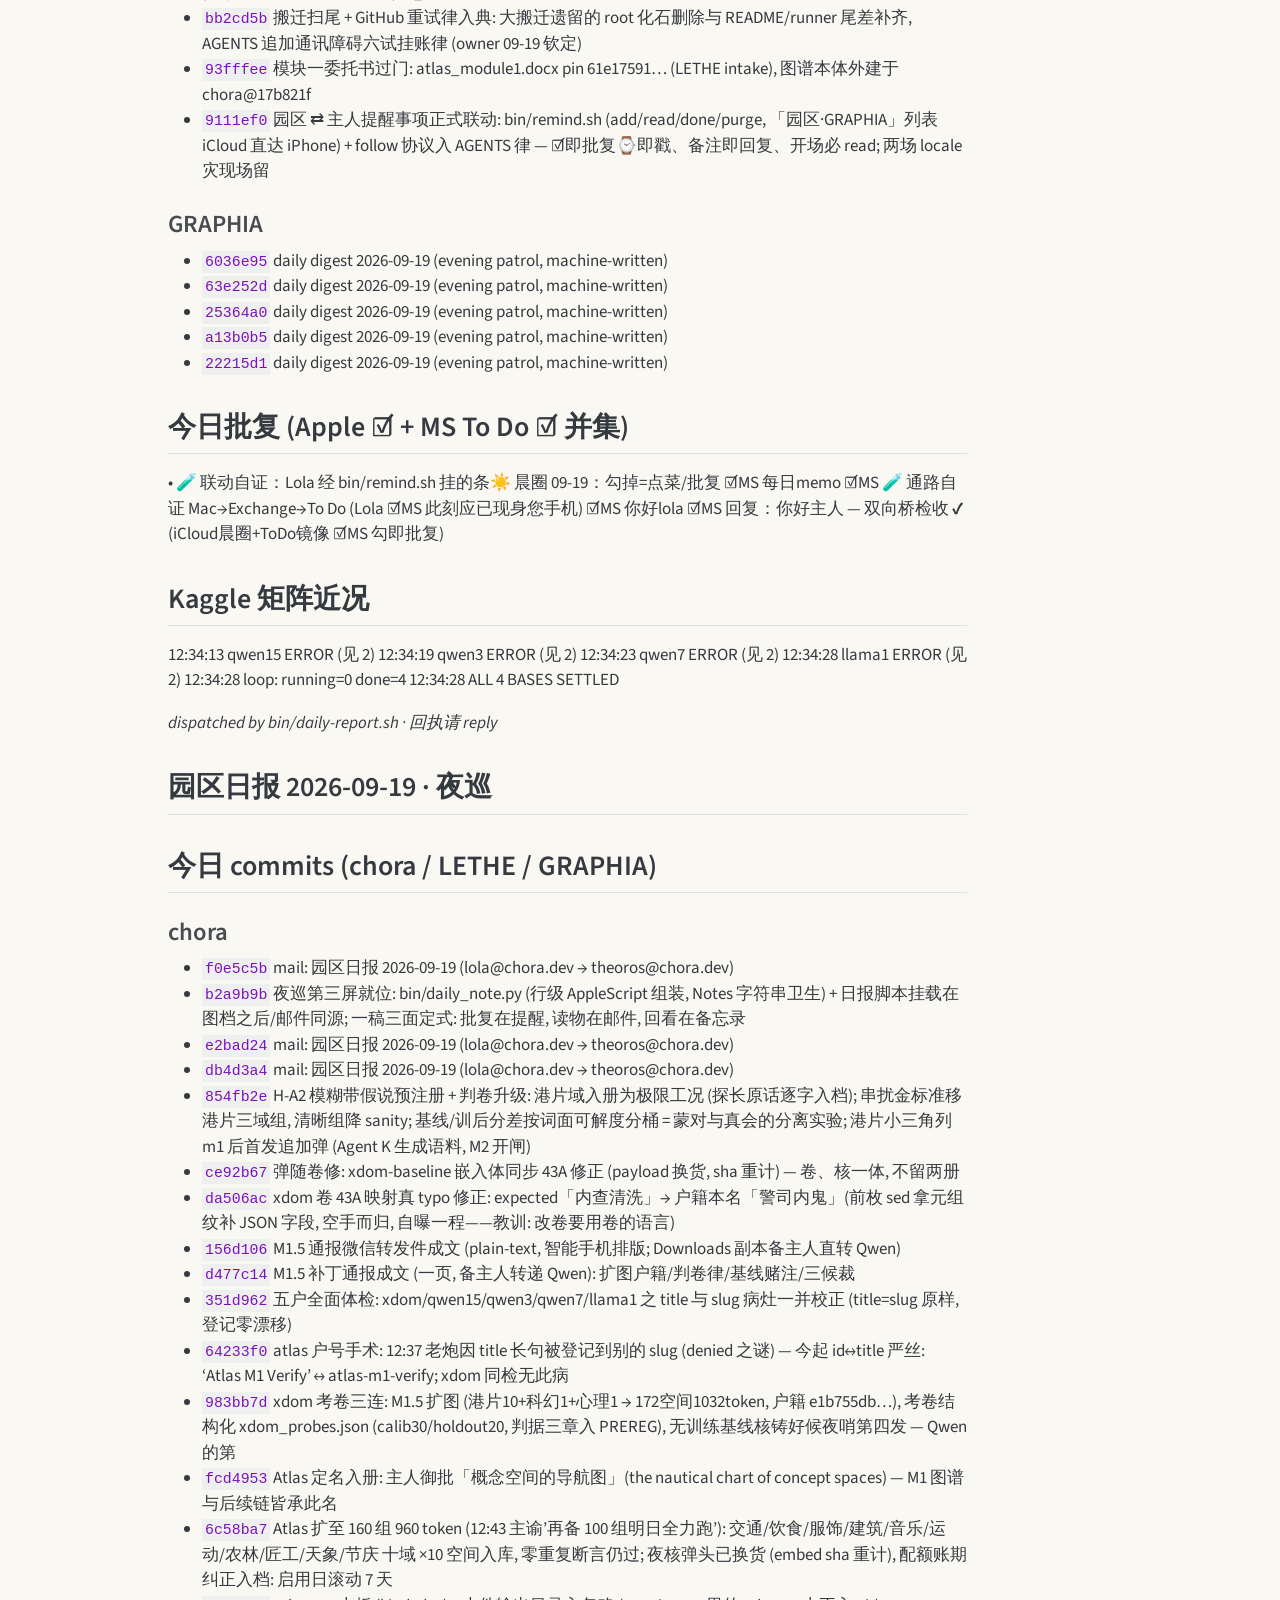
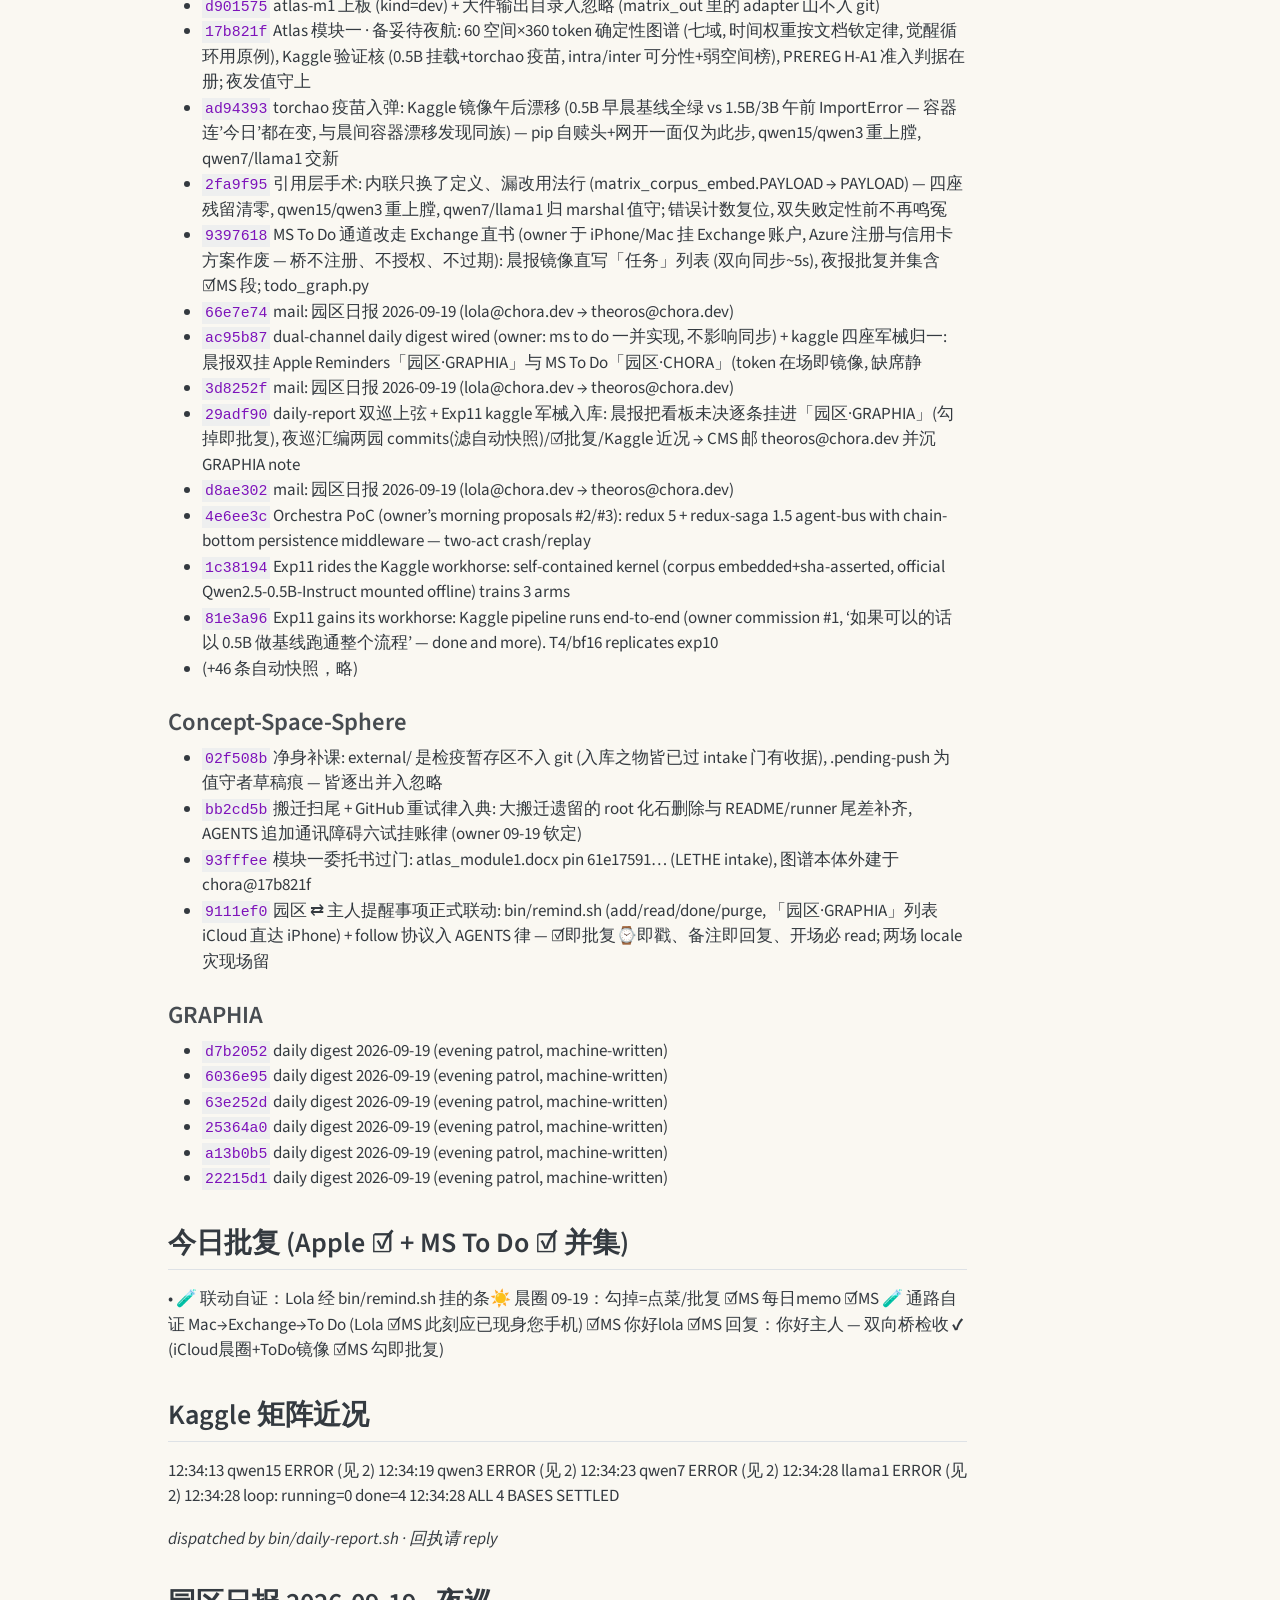
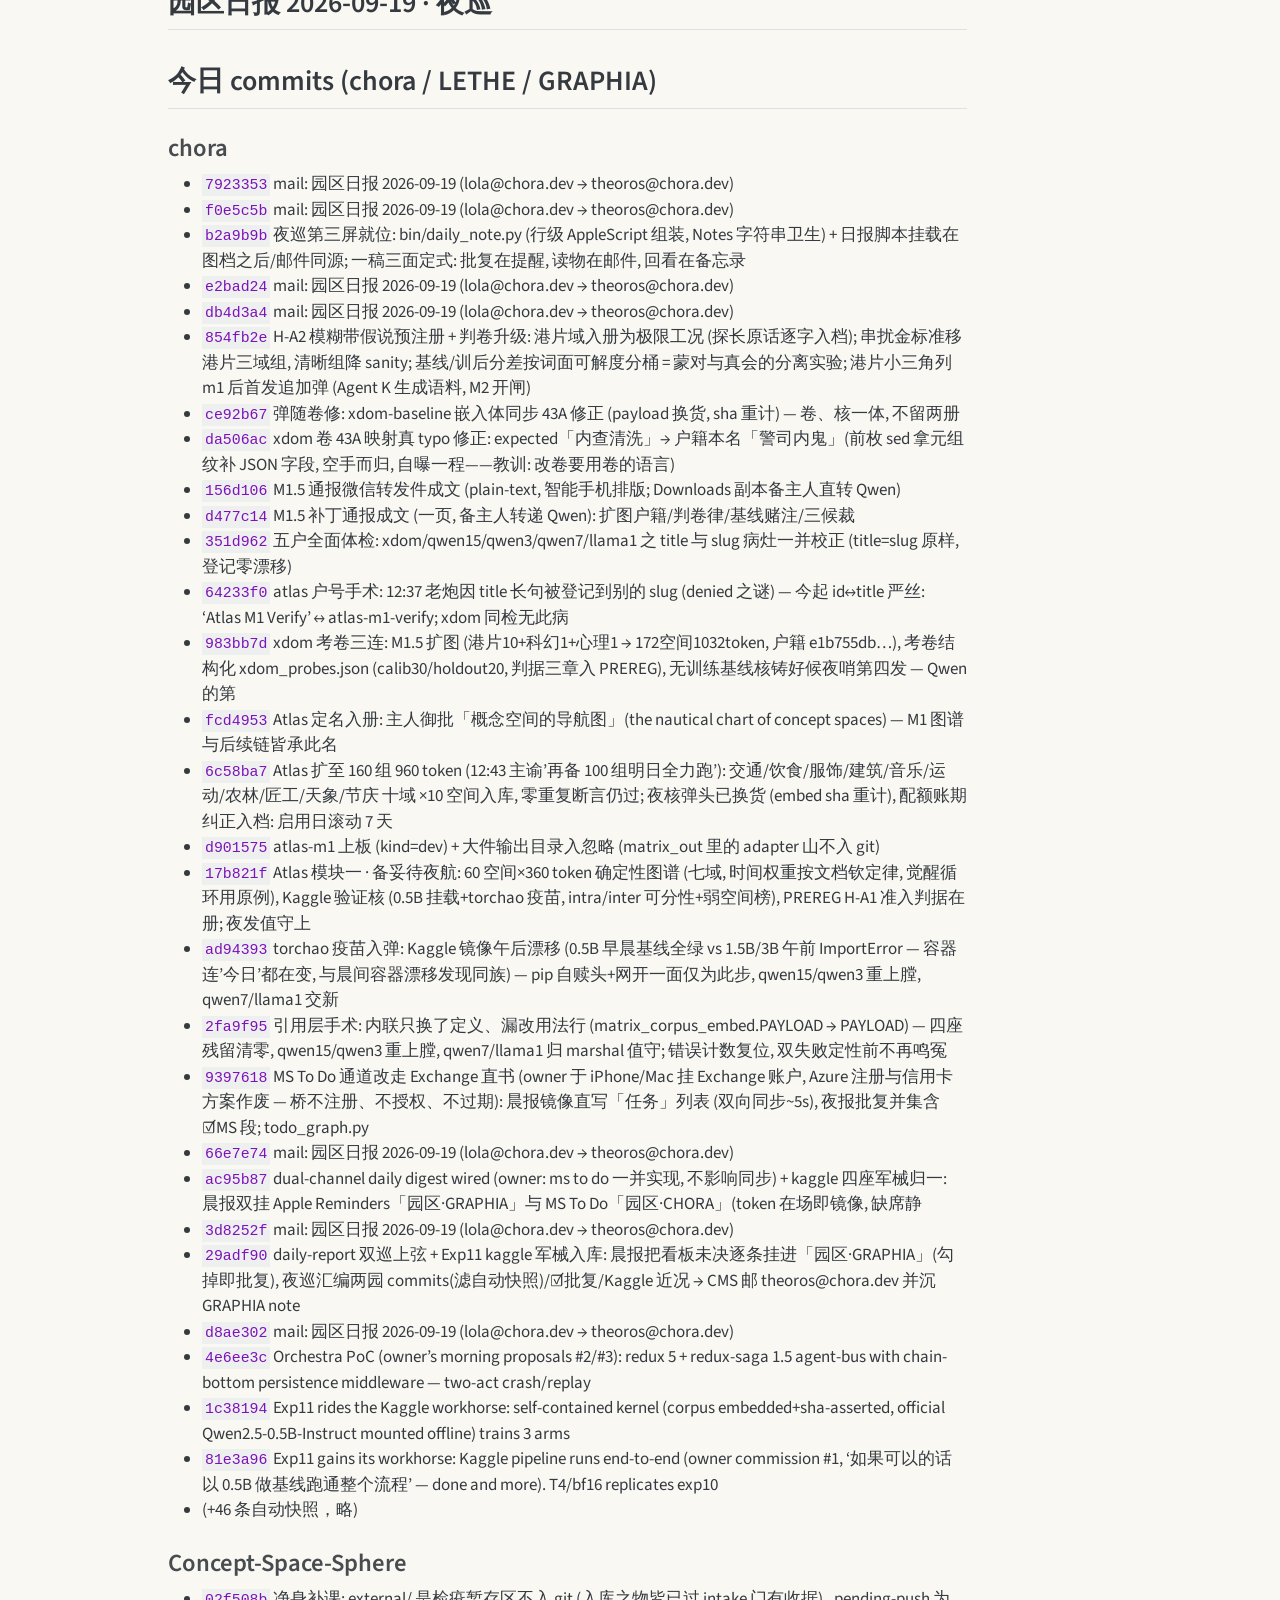
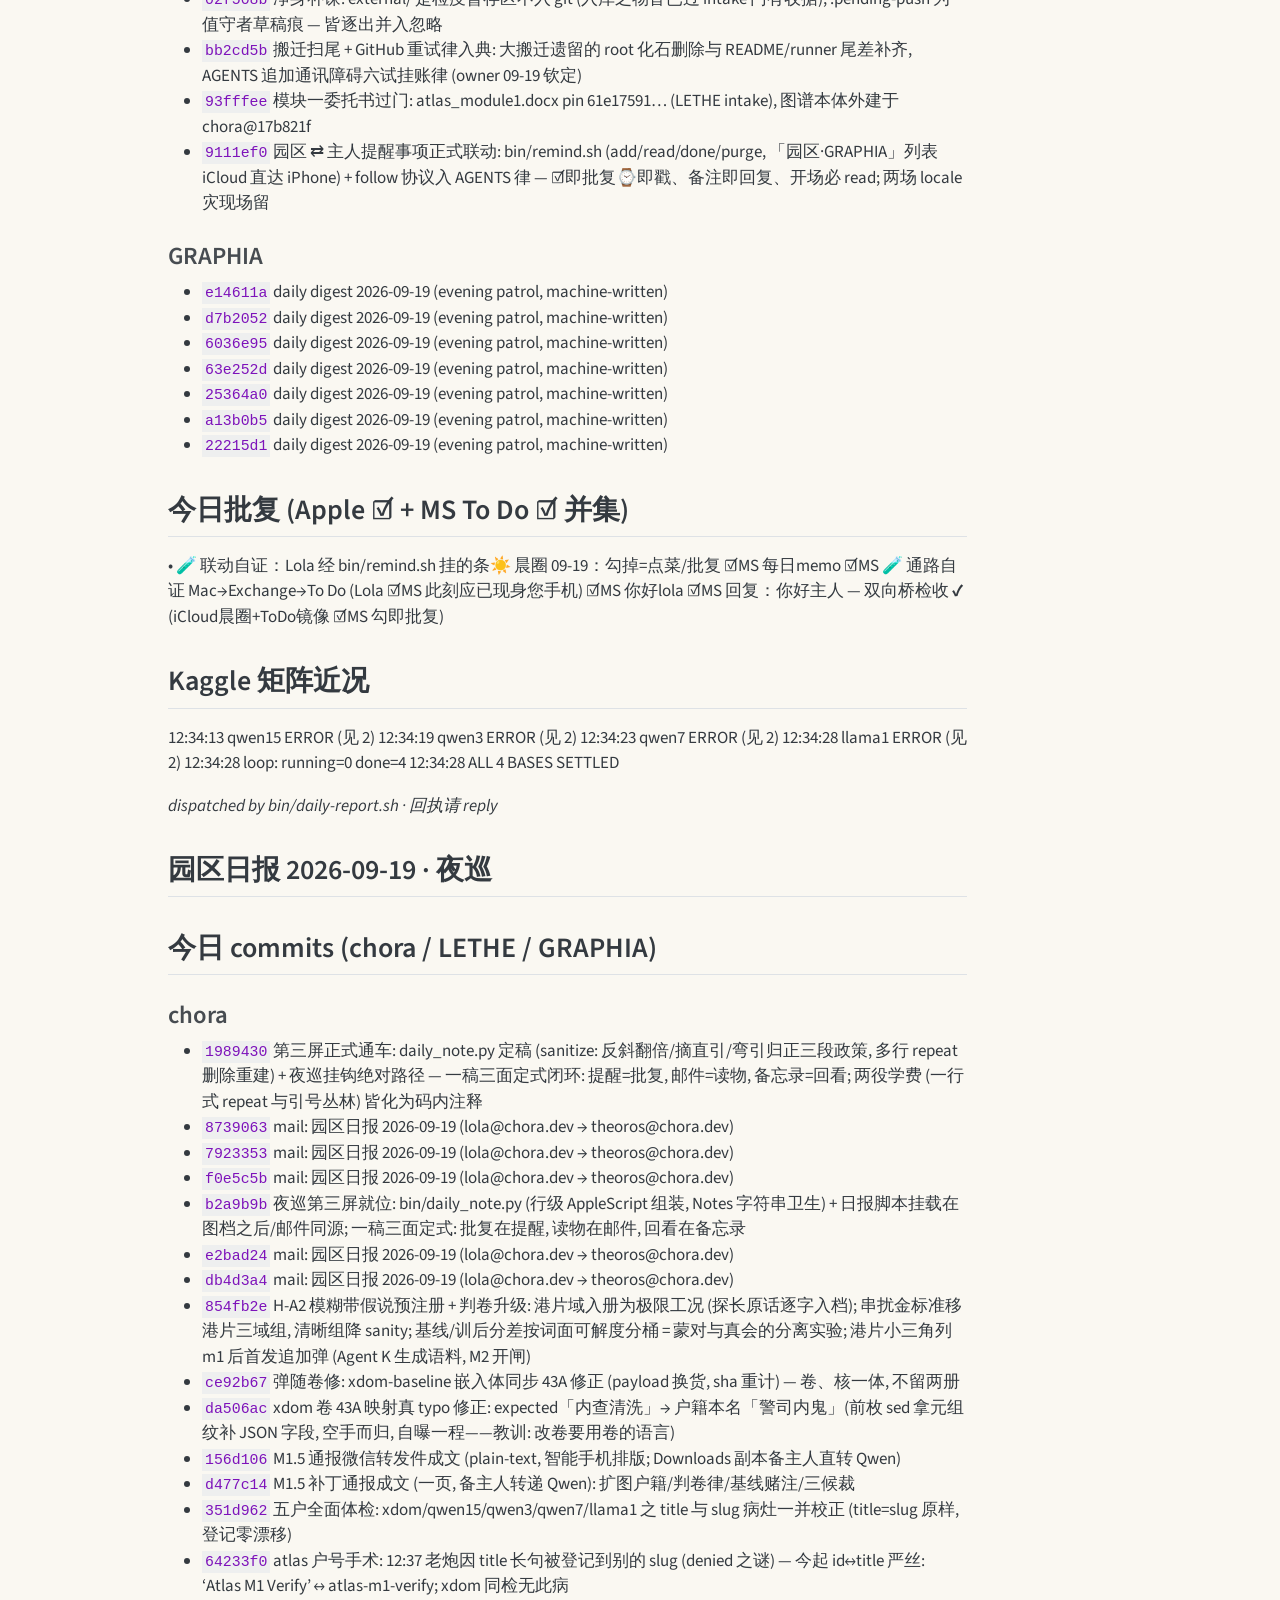
<file: notes/daily-log.html>
<!DOCTYPE html>
<html xmlns="http://www.w3.org/1999/xhtml" lang="zh-Hans" xml:lang="zh-Hans"><head>

<meta charset="utf-8">
<meta name="generator" content="quarto-1.9.38">

<meta name="viewport" content="width=device-width, initial-scale=1.0, user-scalable=yes">


<title>daily-log – GRAPHIA · 概念空间正交性案头</title>
<style>
/* Default styles provided by pandoc.
** See https://pandoc.org/MANUAL.html#variables-for-html for config info.
*/
code{white-space: pre-wrap;}
span.smallcaps{font-variant: small-caps;}
div.columns{display: flex; gap: min(4vw, 1.5em);}
div.column{flex: auto; overflow-x: auto;}
div.hanging-indent{margin-left: 1.5em; text-indent: -1.5em;}
ul.task-list{list-style: none;}
ul.task-list li input[type="checkbox"] {
  width: 0.8em;
  margin: 0 0.8em 0.2em -1em; /* quarto-specific, see https://github.com/quarto-dev/quarto-cli/issues/4556 */ 
  vertical-align: middle;
}
</style>


<script src="../site_libs/quarto-nav/quarto-nav.js"></script>
<script src="../site_libs/quarto-nav/headroom.min.js"></script>
<script src="../site_libs/clipboard/clipboard.min.js"></script>
<script src="../site_libs/quarto-search/autocomplete.umd.js"></script>
<script src="../site_libs/quarto-search/fuse.min.js"></script>
<script src="../site_libs/quarto-search/quarto-search.js"></script>
<meta name="quarto:offset" content="../">
<script src="../site_libs/quarto-html/quarto.js" type="module"></script>
<script src="../site_libs/quarto-html/tabsets/tabsets.js" type="module"></script>
<script src="../site_libs/quarto-html/popper.min.js"></script>
<script src="../site_libs/quarto-html/tippy.umd.min.js"></script>
<script src="../site_libs/quarto-html/anchor.min.js"></script>
<link href="../site_libs/quarto-html/tippy.css" rel="stylesheet">
<link href="../site_libs/quarto-html/quarto-syntax-highlighting-15634bcf2e68342d4ad2dfa704d543f6.css" rel="stylesheet" id="quarto-text-highlighting-styles">
<script src="../site_libs/bootstrap/bootstrap.min.js"></script>
<link href="../site_libs/bootstrap/bootstrap-icons.css" rel="stylesheet">
<link href="../site_libs/bootstrap/bootstrap-3151e32f04b0ee0bfb1ca202c1e01cd7.min.css" rel="stylesheet" append-hash="true" id="quarto-bootstrap" data-mode="light">
<script id="quarto-search-options" type="application/json">{
  "location": "navbar",
  "copy-button": false,
  "collapse-after": 3,
  "panel-placement": "end",
  "type": "overlay",
  "limit": 50,
  "keyboard-shortcut": [
    "f",
    "/",
    "s"
  ],
  "show-item-context": false,
  "language": {
    "search-no-results-text": "没有结果",
    "search-matching-documents-text": "匹配的文档",
    "search-copy-link-title": "复制搜索链接",
    "search-hide-matches-text": "隐藏其它匹配结果",
    "search-more-match-text": "更多匹配结果",
    "search-more-matches-text": "更多匹配结果",
    "search-clear-button-title": "清除",
    "search-text-placeholder": "",
    "search-detached-cancel-button-title": "取消",
    "search-submit-button-title": "提交",
    "search-label": "搜索"
  }
}</script>


<link rel="stylesheet" href="../assets/site.css">
<meta property="og:title" content="GRAPHIA · 概念空间正交性案头">
<meta property="og:description" content="">
<meta property="og:site_name" content="GRAPHIA · 概念空间正交性案头">
<meta name="twitter:title" content="GRAPHIA · 概念空间正交性案头">
<meta name="twitter:description" content="">
<meta name="twitter:card" content="summary">
</head>

<body class="nav-fixed quarto-light">

<div id="quarto-search-results"></div>
  <header id="quarto-header" class="headroom fixed-top">
    <nav class="navbar navbar-expand-lg " data-bs-theme="dark">
      <div class="navbar-container container-fluid">
      <div class="navbar-brand-container mx-auto">
    <a class="navbar-brand" href="../index.html">
    <span class="navbar-title">GRAPHIA · 概念空间正交性案头</span>
    </a>
  </div>
            <div id="quarto-search" class="" title="搜索"></div>
          <button class="navbar-toggler" type="button" data-bs-toggle="collapse" data-bs-target="#navbarCollapse" aria-controls="navbarCollapse" role="menu" aria-expanded="false" aria-label="展开或折叠导航栏" onclick="if (window.quartoToggleHeadroom) { window.quartoToggleHeadroom(); }">
  <span class="navbar-toggler-icon"></span>
</button>
          <div class="collapse navbar-collapse" id="navbarCollapse">
            <ul class="navbar-nav navbar-nav-scroll me-auto">
  <li class="nav-item">
    <a class="nav-link" href="../index.html"> 
<span class="menu-text">首页 Home</span></a>
  </li>  
  <li class="nav-item">
    <a class="nav-link" href="../letters/strang-open-letter.html"> 
<span class="menu-text">一封公开信 · An Open Letter to Professor Gilbert Strang</span></a>
  </li>  
  <li class="nav-item">
    <a class="nav-link" href="../notes/exp10-note.html"> 
<span class="menu-text">Exp10 实验笔记 · 概念空间正交性验证</span></a>
  </li>  
  <li class="nav-item">
    <a class="nav-link" href="../paper/exp10-paper.pdf"> 
<span class="menu-text">论文 Paper (PDF)</span></a>
  </li>  
</ul>
          </div> <!-- /navcollapse -->
            <div class="quarto-navbar-tools">
</div>
      </div> <!-- /container-fluid -->
    </nav>
</header>
<!-- content -->
<div id="quarto-content" class="quarto-container page-columns page-rows-contents page-layout-article page-navbar">
<!-- sidebar -->
<!-- margin-sidebar -->
    <div id="quarto-margin-sidebar" class="sidebar margin-sidebar">
        <nav id="TOC" role="doc-toc" class="toc-active">
    <h2 id="toc-title">该页面内容</h2>
   
  <ul>
  <li><a href="#园区日报-2026-09-19-夜巡" id="toc-园区日报-2026-09-19-夜巡" class="nav-link active" data-scroll-target="#园区日报-2026-09-19-夜巡">园区日报 2026-09-19 · 夜巡</a></li>
  <li><a href="#今日-commits-chora-lethe-graphia" id="toc-今日-commits-chora-lethe-graphia" class="nav-link" data-scroll-target="#今日-commits-chora-lethe-graphia">今日 commits (chora / LETHE / GRAPHIA)</a>
  <ul class="collapse">
  <li><a href="#chora" id="toc-chora" class="nav-link" data-scroll-target="#chora">chora</a></li>
  </ul></li>
  <li><a href="#今日批复-提醒事项" id="toc-今日批复-提醒事项" class="nav-link" data-scroll-target="#今日批复-提醒事项">今日批复 (提醒事项 ☑)</a></li>
  <li><a href="#kaggle-矩阵近况" id="toc-kaggle-矩阵近况" class="nav-link" data-scroll-target="#kaggle-矩阵近况">Kaggle 矩阵近况</a></li>
  <li><a href="#园区日报-2026-09-19-夜巡-1" id="toc-园区日报-2026-09-19-夜巡-1" class="nav-link" data-scroll-target="#园区日报-2026-09-19-夜巡-1">园区日报 2026-09-19 · 夜巡</a></li>
  <li><a href="#今日-commits-chora-lethe-graphia-1" id="toc-今日-commits-chora-lethe-graphia-1" class="nav-link" data-scroll-target="#今日-commits-chora-lethe-graphia-1">今日 commits (chora / LETHE / GRAPHIA)</a>
  <ul class="collapse">
  <li><a href="#chora-1" id="toc-chora-1" class="nav-link" data-scroll-target="#chora-1">chora</a></li>
  <li><a href="#graphia" id="toc-graphia" class="nav-link" data-scroll-target="#graphia">GRAPHIA</a></li>
  </ul></li>
  <li><a href="#今日批复-apple-ms-to-do-并集" id="toc-今日批复-apple-ms-to-do-并集" class="nav-link" data-scroll-target="#今日批复-apple-ms-to-do-并集">今日批复 (Apple ☑ + MS To Do ☑ 并集)</a></li>
  <li><a href="#kaggle-矩阵近况-1" id="toc-kaggle-矩阵近况-1" class="nav-link" data-scroll-target="#kaggle-矩阵近况-1">Kaggle 矩阵近况</a></li>
  <li><a href="#园区日报-2026-09-19-夜巡-2" id="toc-园区日报-2026-09-19-夜巡-2" class="nav-link" data-scroll-target="#园区日报-2026-09-19-夜巡-2">园区日报 2026-09-19 · 夜巡</a></li>
  <li><a href="#今日-commits-chora-lethe-graphia-2" id="toc-今日-commits-chora-lethe-graphia-2" class="nav-link" data-scroll-target="#今日-commits-chora-lethe-graphia-2">今日 commits (chora / LETHE / GRAPHIA)</a>
  <ul class="collapse">
  <li><a href="#chora-2" id="toc-chora-2" class="nav-link" data-scroll-target="#chora-2">chora</a></li>
  <li><a href="#graphia-1" id="toc-graphia-1" class="nav-link" data-scroll-target="#graphia-1">GRAPHIA</a></li>
  </ul></li>
  <li><a href="#今日批复-apple-ms-to-do-并集-1" id="toc-今日批复-apple-ms-to-do-并集-1" class="nav-link" data-scroll-target="#今日批复-apple-ms-to-do-并集-1">今日批复 (Apple ☑ + MS To Do ☑ 并集)</a></li>
  <li><a href="#kaggle-矩阵近况-2" id="toc-kaggle-矩阵近况-2" class="nav-link" data-scroll-target="#kaggle-矩阵近况-2">Kaggle 矩阵近况</a></li>
  <li><a href="#园区日报-2026-09-19-夜巡-3" id="toc-园区日报-2026-09-19-夜巡-3" class="nav-link" data-scroll-target="#园区日报-2026-09-19-夜巡-3">园区日报 2026-09-19 · 夜巡</a></li>
  <li><a href="#今日-commits-chora-lethe-graphia-3" id="toc-今日-commits-chora-lethe-graphia-3" class="nav-link" data-scroll-target="#今日-commits-chora-lethe-graphia-3">今日 commits (chora / LETHE / GRAPHIA)</a>
  <ul class="collapse">
  <li><a href="#chora-3" id="toc-chora-3" class="nav-link" data-scroll-target="#chora-3">chora</a></li>
  <li><a href="#concept-space-sphere" id="toc-concept-space-sphere" class="nav-link" data-scroll-target="#concept-space-sphere">Concept-Space-Sphere</a></li>
  <li><a href="#graphia-2" id="toc-graphia-2" class="nav-link" data-scroll-target="#graphia-2">GRAPHIA</a></li>
  </ul></li>
  <li><a href="#今日批复-apple-ms-to-do-并集-2" id="toc-今日批复-apple-ms-to-do-并集-2" class="nav-link" data-scroll-target="#今日批复-apple-ms-to-do-并集-2">今日批复 (Apple ☑ + MS To Do ☑ 并集)</a></li>
  <li><a href="#kaggle-矩阵近况-3" id="toc-kaggle-矩阵近况-3" class="nav-link" data-scroll-target="#kaggle-矩阵近况-3">Kaggle 矩阵近况</a></li>
  <li><a href="#园区日报-2026-09-19-夜巡-4" id="toc-园区日报-2026-09-19-夜巡-4" class="nav-link" data-scroll-target="#园区日报-2026-09-19-夜巡-4">园区日报 2026-09-19 · 夜巡</a></li>
  <li><a href="#今日-commits-chora-lethe-graphia-4" id="toc-今日-commits-chora-lethe-graphia-4" class="nav-link" data-scroll-target="#今日-commits-chora-lethe-graphia-4">今日 commits (chora / LETHE / GRAPHIA)</a>
  <ul class="collapse">
  <li><a href="#chora-4" id="toc-chora-4" class="nav-link" data-scroll-target="#chora-4">chora</a></li>
  <li><a href="#concept-space-sphere-1" id="toc-concept-space-sphere-1" class="nav-link" data-scroll-target="#concept-space-sphere-1">Concept-Space-Sphere</a></li>
  <li><a href="#graphia-3" id="toc-graphia-3" class="nav-link" data-scroll-target="#graphia-3">GRAPHIA</a></li>
  </ul></li>
  <li><a href="#今日批复-apple-ms-to-do-并集-3" id="toc-今日批复-apple-ms-to-do-并集-3" class="nav-link" data-scroll-target="#今日批复-apple-ms-to-do-并集-3">今日批复 (Apple ☑ + MS To Do ☑ 并集)</a></li>
  <li><a href="#kaggle-矩阵近况-4" id="toc-kaggle-矩阵近况-4" class="nav-link" data-scroll-target="#kaggle-矩阵近况-4">Kaggle 矩阵近况</a></li>
  <li><a href="#园区日报-2026-09-19-夜巡-5" id="toc-园区日报-2026-09-19-夜巡-5" class="nav-link" data-scroll-target="#园区日报-2026-09-19-夜巡-5">园区日报 2026-09-19 · 夜巡</a></li>
  <li><a href="#今日-commits-chora-lethe-graphia-5" id="toc-今日-commits-chora-lethe-graphia-5" class="nav-link" data-scroll-target="#今日-commits-chora-lethe-graphia-5">今日 commits (chora / LETHE / GRAPHIA)</a>
  <ul class="collapse">
  <li><a href="#chora-5" id="toc-chora-5" class="nav-link" data-scroll-target="#chora-5">chora</a></li>
  <li><a href="#concept-space-sphere-2" id="toc-concept-space-sphere-2" class="nav-link" data-scroll-target="#concept-space-sphere-2">Concept-Space-Sphere</a></li>
  <li><a href="#graphia-4" id="toc-graphia-4" class="nav-link" data-scroll-target="#graphia-4">GRAPHIA</a></li>
  </ul></li>
  <li><a href="#今日批复-apple-ms-to-do-并集-4" id="toc-今日批复-apple-ms-to-do-并集-4" class="nav-link" data-scroll-target="#今日批复-apple-ms-to-do-并集-4">今日批复 (Apple ☑ + MS To Do ☑ 并集)</a></li>
  <li><a href="#kaggle-矩阵近况-5" id="toc-kaggle-矩阵近况-5" class="nav-link" data-scroll-target="#kaggle-矩阵近况-5">Kaggle 矩阵近况</a></li>
  <li><a href="#园区日报-2026-09-19-夜巡-6" id="toc-园区日报-2026-09-19-夜巡-6" class="nav-link" data-scroll-target="#园区日报-2026-09-19-夜巡-6">园区日报 2026-09-19 · 夜巡</a></li>
  <li><a href="#今日-commits-chora-lethe-graphia-6" id="toc-今日-commits-chora-lethe-graphia-6" class="nav-link" data-scroll-target="#今日-commits-chora-lethe-graphia-6">今日 commits (chora / LETHE / GRAPHIA)</a>
  <ul class="collapse">
  <li><a href="#chora-6" id="toc-chora-6" class="nav-link" data-scroll-target="#chora-6">chora</a></li>
  <li><a href="#concept-space-sphere-3" id="toc-concept-space-sphere-3" class="nav-link" data-scroll-target="#concept-space-sphere-3">Concept-Space-Sphere</a></li>
  <li><a href="#graphia-5" id="toc-graphia-5" class="nav-link" data-scroll-target="#graphia-5">GRAPHIA</a></li>
  </ul></li>
  <li><a href="#今日批复-apple-ms-to-do-并集-5" id="toc-今日批复-apple-ms-to-do-并集-5" class="nav-link" data-scroll-target="#今日批复-apple-ms-to-do-并集-5">今日批复 (Apple ☑ + MS To Do ☑ 并集)</a></li>
  <li><a href="#kaggle-矩阵近况-6" id="toc-kaggle-矩阵近况-6" class="nav-link" data-scroll-target="#kaggle-矩阵近况-6">Kaggle 矩阵近况</a></li>
  <li><a href="#园区日报-2026-09-19-夜巡-7" id="toc-园区日报-2026-09-19-夜巡-7" class="nav-link" data-scroll-target="#园区日报-2026-09-19-夜巡-7">园区日报 2026-09-19 · 夜巡</a></li>
  <li><a href="#今日-commits-chora-lethe-graphia-7" id="toc-今日-commits-chora-lethe-graphia-7" class="nav-link" data-scroll-target="#今日-commits-chora-lethe-graphia-7">今日 commits (chora / LETHE / GRAPHIA)</a>
  <ul class="collapse">
  <li><a href="#chora-7" id="toc-chora-7" class="nav-link" data-scroll-target="#chora-7">chora</a></li>
  <li><a href="#concept-space-sphere-4" id="toc-concept-space-sphere-4" class="nav-link" data-scroll-target="#concept-space-sphere-4">Concept-Space-Sphere</a></li>
  <li><a href="#graphia-6" id="toc-graphia-6" class="nav-link" data-scroll-target="#graphia-6">GRAPHIA</a></li>
  </ul></li>
  <li><a href="#今日批复-apple-ms-to-do-并集-6" id="toc-今日批复-apple-ms-to-do-并集-6" class="nav-link" data-scroll-target="#今日批复-apple-ms-to-do-并集-6">今日批复 (Apple ☑ + MS To Do ☑ 并集)</a></li>
  <li><a href="#kaggle-矩阵近况-7" id="toc-kaggle-矩阵近况-7" class="nav-link" data-scroll-target="#kaggle-矩阵近况-7">Kaggle 矩阵近况</a></li>
  <li><a href="#园区日报-2026-09-19-夜巡-8" id="toc-园区日报-2026-09-19-夜巡-8" class="nav-link" data-scroll-target="#园区日报-2026-09-19-夜巡-8">园区日报 2026-09-19 · 夜巡</a></li>
  <li><a href="#今日-commits-chora-lethe-graphia-8" id="toc-今日-commits-chora-lethe-graphia-8" class="nav-link" data-scroll-target="#今日-commits-chora-lethe-graphia-8">今日 commits (chora / LETHE / GRAPHIA)</a>
  <ul class="collapse">
  <li><a href="#chora-8" id="toc-chora-8" class="nav-link" data-scroll-target="#chora-8">chora</a></li>
  <li><a href="#concept-space-sphere-5" id="toc-concept-space-sphere-5" class="nav-link" data-scroll-target="#concept-space-sphere-5">Concept-Space-Sphere</a></li>
  <li><a href="#graphia-7" id="toc-graphia-7" class="nav-link" data-scroll-target="#graphia-7">GRAPHIA</a></li>
  </ul></li>
  <li><a href="#今日批复-apple-ms-to-do-并集-7" id="toc-今日批复-apple-ms-to-do-并集-7" class="nav-link" data-scroll-target="#今日批复-apple-ms-to-do-并集-7">今日批复 (Apple ☑ + MS To Do ☑ 并集)</a></li>
  <li><a href="#kaggle-矩阵近况-8" id="toc-kaggle-矩阵近况-8" class="nav-link" data-scroll-target="#kaggle-矩阵近况-8">Kaggle 矩阵近况</a></li>
  <li><a href="#园区日报-2026-09-19-夜巡-9" id="toc-园区日报-2026-09-19-夜巡-9" class="nav-link" data-scroll-target="#园区日报-2026-09-19-夜巡-9">园区日报 2026-09-19 · 夜巡</a></li>
  <li><a href="#今日-commits-chora-lethe-graphia-9" id="toc-今日-commits-chora-lethe-graphia-9" class="nav-link" data-scroll-target="#今日-commits-chora-lethe-graphia-9">今日 commits (chora / LETHE / GRAPHIA)</a>
  <ul class="collapse">
  <li><a href="#chora-9" id="toc-chora-9" class="nav-link" data-scroll-target="#chora-9">chora</a></li>
  <li><a href="#concept-space-sphere-6" id="toc-concept-space-sphere-6" class="nav-link" data-scroll-target="#concept-space-sphere-6">Concept-Space-Sphere</a></li>
  <li><a href="#graphia-8" id="toc-graphia-8" class="nav-link" data-scroll-target="#graphia-8">GRAPHIA</a></li>
  </ul></li>
  <li><a href="#今日批复-apple-ms-to-do-并集-8" id="toc-今日批复-apple-ms-to-do-并集-8" class="nav-link" data-scroll-target="#今日批复-apple-ms-to-do-并集-8">今日批复 (Apple ☑ + MS To Do ☑ 并集)</a></li>
  <li><a href="#kaggle-矩阵近况-9" id="toc-kaggle-矩阵近况-9" class="nav-link" data-scroll-target="#kaggle-矩阵近况-9">Kaggle 矩阵近况</a></li>
  <li><a href="#园区日报-2026-09-19-夜巡-10" id="toc-园区日报-2026-09-19-夜巡-10" class="nav-link" data-scroll-target="#园区日报-2026-09-19-夜巡-10">园区日报 2026-09-19 · 夜巡</a></li>
  <li><a href="#今日-commits-chora-lethe-graphia-10" id="toc-今日-commits-chora-lethe-graphia-10" class="nav-link" data-scroll-target="#今日-commits-chora-lethe-graphia-10">今日 commits (chora / LETHE / GRAPHIA)</a>
  <ul class="collapse">
  <li><a href="#chora-10" id="toc-chora-10" class="nav-link" data-scroll-target="#chora-10">chora</a></li>
  <li><a href="#concept-space-sphere-7" id="toc-concept-space-sphere-7" class="nav-link" data-scroll-target="#concept-space-sphere-7">Concept-Space-Sphere</a></li>
  <li><a href="#graphia-9" id="toc-graphia-9" class="nav-link" data-scroll-target="#graphia-9">GRAPHIA</a></li>
  </ul></li>
  <li><a href="#今日批复-apple-ms-to-do-并集-9" id="toc-今日批复-apple-ms-to-do-并集-9" class="nav-link" data-scroll-target="#今日批复-apple-ms-to-do-并集-9">今日批复 (Apple ☑ + MS To Do ☑ 并集)</a></li>
  <li><a href="#kaggle-矩阵近况-10" id="toc-kaggle-矩阵近况-10" class="nav-link" data-scroll-target="#kaggle-矩阵近况-10">Kaggle 矩阵近况</a></li>
  <li><a href="#园区日报-2026-09-19-夜巡-11" id="toc-园区日报-2026-09-19-夜巡-11" class="nav-link" data-scroll-target="#园区日报-2026-09-19-夜巡-11">园区日报 2026-09-19 · 夜巡</a></li>
  <li><a href="#今日-commits-chora-lethe-graphia-11" id="toc-今日-commits-chora-lethe-graphia-11" class="nav-link" data-scroll-target="#今日-commits-chora-lethe-graphia-11">今日 commits (chora / LETHE / GRAPHIA)</a>
  <ul class="collapse">
  <li><a href="#chora-11" id="toc-chora-11" class="nav-link" data-scroll-target="#chora-11">chora</a></li>
  <li><a href="#concept-space-sphere-8" id="toc-concept-space-sphere-8" class="nav-link" data-scroll-target="#concept-space-sphere-8">Concept-Space-Sphere</a></li>
  <li><a href="#graphia-10" id="toc-graphia-10" class="nav-link" data-scroll-target="#graphia-10">GRAPHIA</a></li>
  </ul></li>
  <li><a href="#今日批复-apple-ms-to-do-并集-10" id="toc-今日批复-apple-ms-to-do-并集-10" class="nav-link" data-scroll-target="#今日批复-apple-ms-to-do-并集-10">今日批复 (Apple ☑ + MS To Do ☑ 并集)</a></li>
  <li><a href="#kaggle-矩阵近况-11" id="toc-kaggle-矩阵近况-11" class="nav-link" data-scroll-target="#kaggle-矩阵近况-11">Kaggle 矩阵近况</a></li>
  <li><a href="#园区日报-2026-09-19-夜巡-12" id="toc-园区日报-2026-09-19-夜巡-12" class="nav-link" data-scroll-target="#园区日报-2026-09-19-夜巡-12">园区日报 2026-09-19 · 夜巡</a></li>
  <li><a href="#今日-commits-chora-lethe-graphia-12" id="toc-今日-commits-chora-lethe-graphia-12" class="nav-link" data-scroll-target="#今日-commits-chora-lethe-graphia-12">今日 commits (chora / LETHE / GRAPHIA)</a>
  <ul class="collapse">
  <li><a href="#chora-12" id="toc-chora-12" class="nav-link" data-scroll-target="#chora-12">chora</a></li>
  <li><a href="#concept-space-sphere-9" id="toc-concept-space-sphere-9" class="nav-link" data-scroll-target="#concept-space-sphere-9">Concept-Space-Sphere</a></li>
  <li><a href="#graphia-11" id="toc-graphia-11" class="nav-link" data-scroll-target="#graphia-11">GRAPHIA</a></li>
  </ul></li>
  <li><a href="#今日批复-apple-ms-to-do-并集-11" id="toc-今日批复-apple-ms-to-do-并集-11" class="nav-link" data-scroll-target="#今日批复-apple-ms-to-do-并集-11">今日批复 (Apple ☑ + MS To Do ☑ 并集)</a></li>
  <li><a href="#kaggle-矩阵近况-12" id="toc-kaggle-矩阵近况-12" class="nav-link" data-scroll-target="#kaggle-矩阵近况-12">Kaggle 矩阵近况</a></li>
  <li><a href="#园区日报-2026-09-19-夜巡-13" id="toc-园区日报-2026-09-19-夜巡-13" class="nav-link" data-scroll-target="#园区日报-2026-09-19-夜巡-13">园区日报 2026-09-19 · 夜巡</a></li>
  <li><a href="#今日-commits-chora-lethe-graphia-13" id="toc-今日-commits-chora-lethe-graphia-13" class="nav-link" data-scroll-target="#今日-commits-chora-lethe-graphia-13">今日 commits (chora / LETHE / GRAPHIA)</a>
  <ul class="collapse">
  <li><a href="#chora-13" id="toc-chora-13" class="nav-link" data-scroll-target="#chora-13">chora</a></li>
  <li><a href="#concept-space-sphere-10" id="toc-concept-space-sphere-10" class="nav-link" data-scroll-target="#concept-space-sphere-10">Concept-Space-Sphere</a></li>
  <li><a href="#graphia-12" id="toc-graphia-12" class="nav-link" data-scroll-target="#graphia-12">GRAPHIA</a></li>
  </ul></li>
  <li><a href="#今日批复-apple-ms-to-do-并集-12" id="toc-今日批复-apple-ms-to-do-并集-12" class="nav-link" data-scroll-target="#今日批复-apple-ms-to-do-并集-12">今日批复 (Apple ☑ + MS To Do ☑ 并集)</a></li>
  <li><a href="#kaggle-矩阵近况-13" id="toc-kaggle-矩阵近况-13" class="nav-link" data-scroll-target="#kaggle-矩阵近况-13">Kaggle 矩阵近况</a></li>
  <li><a href="#园区日报-2026-09-19-夜巡-14" id="toc-园区日报-2026-09-19-夜巡-14" class="nav-link" data-scroll-target="#园区日报-2026-09-19-夜巡-14">园区日报 2026-09-19 · 夜巡</a></li>
  <li><a href="#今日-commits-chora-lethe-graphia-14" id="toc-今日-commits-chora-lethe-graphia-14" class="nav-link" data-scroll-target="#今日-commits-chora-lethe-graphia-14">今日 commits (chora / LETHE / GRAPHIA)</a>
  <ul class="collapse">
  <li><a href="#chora-14" id="toc-chora-14" class="nav-link" data-scroll-target="#chora-14">chora</a></li>
  <li><a href="#concept-space-sphere-11" id="toc-concept-space-sphere-11" class="nav-link" data-scroll-target="#concept-space-sphere-11">Concept-Space-Sphere</a></li>
  <li><a href="#graphia-13" id="toc-graphia-13" class="nav-link" data-scroll-target="#graphia-13">GRAPHIA</a></li>
  </ul></li>
  <li><a href="#今日批复-apple-ms-to-do-并集-13" id="toc-今日批复-apple-ms-to-do-并集-13" class="nav-link" data-scroll-target="#今日批复-apple-ms-to-do-并集-13">今日批复 (Apple ☑ + MS To Do ☑ 并集)</a></li>
  <li><a href="#kaggle-矩阵近况-14" id="toc-kaggle-矩阵近况-14" class="nav-link" data-scroll-target="#kaggle-矩阵近况-14">Kaggle 矩阵近况</a></li>
  <li><a href="#园区日报-2026-09-19-夜巡-15" id="toc-园区日报-2026-09-19-夜巡-15" class="nav-link" data-scroll-target="#园区日报-2026-09-19-夜巡-15">园区日报 2026-09-19 · 夜巡</a></li>
  <li><a href="#今日-commits-chora-lethe-graphia-15" id="toc-今日-commits-chora-lethe-graphia-15" class="nav-link" data-scroll-target="#今日-commits-chora-lethe-graphia-15">今日 commits (chora / LETHE / GRAPHIA)</a>
  <ul class="collapse">
  <li><a href="#chora-15" id="toc-chora-15" class="nav-link" data-scroll-target="#chora-15">chora</a></li>
  <li><a href="#concept-space-sphere-12" id="toc-concept-space-sphere-12" class="nav-link" data-scroll-target="#concept-space-sphere-12">Concept-Space-Sphere</a></li>
  <li><a href="#graphia-14" id="toc-graphia-14" class="nav-link" data-scroll-target="#graphia-14">GRAPHIA</a></li>
  </ul></li>
  <li><a href="#今日批复-apple-ms-to-do-并集-14" id="toc-今日批复-apple-ms-to-do-并集-14" class="nav-link" data-scroll-target="#今日批复-apple-ms-to-do-并集-14">今日批复 (Apple ☑ + MS To Do ☑ 并集)</a></li>
  <li><a href="#kaggle-矩阵近况-15" id="toc-kaggle-矩阵近况-15" class="nav-link" data-scroll-target="#kaggle-矩阵近况-15">Kaggle 矩阵近况</a></li>
  <li><a href="#园区日报-2026-09-20-夜巡" id="toc-园区日报-2026-09-20-夜巡" class="nav-link" data-scroll-target="#园区日报-2026-09-20-夜巡">园区日报 2026-09-20 · 夜巡</a></li>
  <li><a href="#今日-commits-chora-lethe-graphia-16" id="toc-今日-commits-chora-lethe-graphia-16" class="nav-link" data-scroll-target="#今日-commits-chora-lethe-graphia-16">今日 commits (chora / LETHE / GRAPHIA)</a>
  <ul class="collapse">
  <li><a href="#chora-16" id="toc-chora-16" class="nav-link" data-scroll-target="#chora-16">chora</a></li>
  <li><a href="#concept-space-sphere-13" id="toc-concept-space-sphere-13" class="nav-link" data-scroll-target="#concept-space-sphere-13">Concept-Space-Sphere</a></li>
  </ul></li>
  <li><a href="#今日批复-apple-ms-to-do-并集-15" id="toc-今日批复-apple-ms-to-do-并集-15" class="nav-link" data-scroll-target="#今日批复-apple-ms-to-do-并集-15">今日批复 (Apple ☑ + MS To Do ☑ 并集)</a></li>
  <li><a href="#外界哨位" id="toc-外界哨位" class="nav-link" data-scroll-target="#外界哨位">外界哨位</a></li>
  <li><a href="#园区日报-2026-09-21-夜巡" id="toc-园区日报-2026-09-21-夜巡" class="nav-link" data-scroll-target="#园区日报-2026-09-21-夜巡">园区日报 2026-09-21 · 夜巡</a></li>
  <li><a href="#今日-commits-chora-lethe-graphia-17" id="toc-今日-commits-chora-lethe-graphia-17" class="nav-link" data-scroll-target="#今日-commits-chora-lethe-graphia-17">今日 commits (chora / LETHE / GRAPHIA)</a>
  <ul class="collapse">
  <li><a href="#chora-17" id="toc-chora-17" class="nav-link" data-scroll-target="#chora-17">chora</a></li>
  <li><a href="#graphia-15" id="toc-graphia-15" class="nav-link" data-scroll-target="#graphia-15">GRAPHIA</a></li>
  </ul></li>
  <li><a href="#今日批复-apple-ms-to-do-并集-16" id="toc-今日批复-apple-ms-to-do-并集-16" class="nav-link" data-scroll-target="#今日批复-apple-ms-to-do-并集-16">今日批复 (Apple ☑ + MS To Do ☑ 并集)</a></li>
  <li><a href="#外界哨位-1" id="toc-外界哨位-1" class="nav-link" data-scroll-target="#外界哨位-1">外界哨位</a></li>
  <li><a href="#园区日报-2026-09-21-夜巡-1" id="toc-园区日报-2026-09-21-夜巡-1" class="nav-link" data-scroll-target="#园区日报-2026-09-21-夜巡-1">园区日报 2026-09-21 · 夜巡</a></li>
  <li><a href="#今日-commits-chora-lethe-graphia-18" id="toc-今日-commits-chora-lethe-graphia-18" class="nav-link" data-scroll-target="#今日-commits-chora-lethe-graphia-18">今日 commits (chora / LETHE / GRAPHIA)</a>
  <ul class="collapse">
  <li><a href="#chora-18" id="toc-chora-18" class="nav-link" data-scroll-target="#chora-18">chora</a></li>
  <li><a href="#graphia-16" id="toc-graphia-16" class="nav-link" data-scroll-target="#graphia-16">GRAPHIA</a></li>
  </ul></li>
  <li><a href="#今日批复-apple-ms-to-do-并集-17" id="toc-今日批复-apple-ms-to-do-并集-17" class="nav-link" data-scroll-target="#今日批复-apple-ms-to-do-并集-17">今日批复 (Apple ☑ + MS To Do ☑ 并集)</a></li>
  <li><a href="#外界哨位-2" id="toc-外界哨位-2" class="nav-link" data-scroll-target="#外界哨位-2">外界哨位</a></li>
  </ul>
</nav>
    </div>
<!-- main -->
<main class="content" id="quarto-document-content"><header id="title-block-header" class="quarto-title-block"></header>




<section id="园区日报-2026-09-19-夜巡" class="level2">
<h2 class="anchored" data-anchor-id="园区日报-2026-09-19-夜巡">园区日报 2026-09-19 · 夜巡</h2>
</section>
<section id="今日-commits-chora-lethe-graphia" class="level2">
<h2 class="anchored" data-anchor-id="今日-commits-chora-lethe-graphia">今日 commits (chora / LETHE / GRAPHIA)</h2>
<section id="chora" class="level3">
<h3 class="anchored" data-anchor-id="chora">chora</h3>
<ul>
<li><code>3dc62ea</code> status snapshot (auto: publish-status)</li>
<li><code>d8660a7</code> status snapshot (auto: publish-status)</li>
<li><code>620769a</code> status snapshot (auto: publish-status)</li>
<li><code>48535c1</code> status snapshot (auto: publish-status)</li>
<li><code>870b681</code> status snapshot (auto: publish-status)</li>
<li><code>d6a8342</code> status snapshot (auto: publish-status)</li>
<li><code>04b8291</code> status snapshot (auto: publish-status)</li>
<li><code>849155d</code> status snapshot (auto: publish-status)</li>
<li><code>8215f06</code> status snapshot (auto: publish-status)</li>
<li><code>abfe797</code> status snapshot (auto: publish-status)</li>
<li><code>549c21a</code> status snapshot (auto: publish-status)</li>
<li><code>4e6ee3c</code> Orchestra PoC (owner’s morning proposals #2/#3): redux 5 + redux-saga 1.5 agent-bus with chain-bottom persistence middleware — two-act crash/replay</li>
<li><code>fe43a14</code> status snapshot (auto: publish-status)</li>
<li><code>e3de52b</code> status snapshot (auto: publish-status)</li>
<li><code>aa4ce06</code> status snapshot (auto: publish-status)</li>
<li><code>1c38194</code> Exp11 rides the Kaggle workhorse: self-contained kernel (corpus embedded+sha-asserted, official Qwen2.5-0.5B-Instruct mounted offline) trains 3 arms</li>
<li><code>8fb100a</code> status snapshot (auto: publish-status)</li>
<li><code>292431b</code> status snapshot (auto: publish-status)</li>
<li><code>943c42f</code> status snapshot (auto: publish-status)</li>
<li><code>81e3a96</code> Exp11 gains its workhorse: Kaggle pipeline runs end-to-end (owner commission #1, ‘如果可以的话以 0.5B 做基线跑通整个流程’ — done and more). T4/bf16 replicates exp10</li>
<li><code>b045786</code> status snapshot (auto: publish-status)</li>
<li><code>94eb271</code> status snapshot (auto: publish-status)</li>
<li><code>b929fca</code> status snapshot (auto: publish-status)</li>
<li><code>d457f23</code> status snapshot (auto: publish-status)</li>
<li><code>25466c5</code> status snapshot (auto: publish-status)</li>
<li><code>fb78207</code> status snapshot (auto: publish-status)</li>
<li><code>4277e19</code> status snapshot (auto: publish-status)</li>
<li><code>61570be</code> status snapshot (auto: publish-status)</li>
<li><code>7b192b4</code> status snapshot (auto: publish-status)</li>
<li><code>d3a5421</code> status snapshot (auto: publish-status)</li>
</ul>
</section>
</section>
<section id="今日批复-提醒事项" class="level2">
<h2 class="anchored" data-anchor-id="今日批复-提醒事项">今日批复 (提醒事项 ☑)</h2>
<p>• 🧪 联动自证：Lola 经 bin/remind.sh 挂的条</p>
</section>
<section id="kaggle-矩阵近况" class="level2">
<h2 class="anchored" data-anchor-id="kaggle-矩阵近况">Kaggle 矩阵近况</h2>
<p>10:24:27 push qwen15 → Your kernel title does not resolve to the specified id. This 10:24:31 push qwen3 → Your kernel title does not resolve to the specified id. This 10:24:34 loop: running=2 done=0 10:34:38 push qwen15 → Your kernel title does not resolve to the specified id. This 10:34:42 push qwen3 → Your kernel title does not resolve to the specified id. This 10:34:45 loop: running=2 done=0</p>
<p><em>dispatched by bin/daily-report.sh · 回执请 reply</em></p>
</section>
<section id="园区日报-2026-09-19-夜巡-1" class="level2">
<h2 class="anchored" data-anchor-id="园区日报-2026-09-19-夜巡-1">园区日报 2026-09-19 · 夜巡</h2>
</section>
<section id="今日-commits-chora-lethe-graphia-1" class="level2">
<h2 class="anchored" data-anchor-id="今日-commits-chora-lethe-graphia-1">今日 commits (chora / LETHE / GRAPHIA)</h2>
<section id="chora-1" class="level3">
<h3 class="anchored" data-anchor-id="chora-1">chora</h3>
<ul>
<li><code>29adf90</code> daily-report 双巡上弦 + Exp11 kaggle 军械入库: 晨报把看板未决逐条挂进「园区·GRAPHIA」(勾掉即批复), 夜巡汇编两园 commits(滤自动快照)/☑批复/Kaggle 近况 → CMS 邮 theoros@chora.dev 并沉 GRAPHIA note</li>
<li><code>d8ae302</code> mail: 园区日报 2026-09-19 (lola@chora.dev → theoros@chora.dev)</li>
<li><code>4e6ee3c</code> Orchestra PoC (owner’s morning proposals #2/#3): redux 5 + redux-saga 1.5 agent-bus with chain-bottom persistence middleware — two-act crash/replay</li>
<li><code>1c38194</code> Exp11 rides the Kaggle workhorse: self-contained kernel (corpus embedded+sha-asserted, official Qwen2.5-0.5B-Instruct mounted offline) trains 3 arms</li>
<li><code>81e3a96</code> Exp11 gains its workhorse: Kaggle pipeline runs end-to-end (owner commission #1, ‘如果可以的话以 0.5B 做基线跑通整个流程’ — done and more). T4/bf16 replicates exp10</li>
<li>(+29 条自动快照，略)</li>
</ul>
</section>
<section id="graphia" class="level3">
<h3 class="anchored" data-anchor-id="graphia">GRAPHIA</h3>
<ul>
<li><code>22215d1</code> daily digest 2026-09-19 (evening patrol, machine-written)</li>
</ul>
</section>
</section>
<section id="今日批复-apple-ms-to-do-并集" class="level2">
<h2 class="anchored" data-anchor-id="今日批复-apple-ms-to-do-并集">今日批复 (Apple ☑ + MS To Do ☑ 并集)</h2>
<p>• 🧪 联动自证：Lola 经 bin/remind.sh 挂的条☀️ 晨圈 09-19：勾掉=点菜/批复</p>
</section>
<section id="kaggle-矩阵近况-1" class="level2">
<h2 class="anchored" data-anchor-id="kaggle-矩阵近况-1">Kaggle 矩阵近况</h2>
<p>10:34:38 push qwen15 → Your kernel title does not resolve to the specified id. This 10:34:42 push qwen3 → Your kernel title does not resolve to the specified id. This 10:34:45 loop: running=2 done=0 10:44:48 push qwen15 → Your kernel title does not resolve to the specified id. This 10:44:54 push qwen3 → Your kernel title does not resolve to the specified id. This 10:44:57 loop: running=2 done=0</p>
<p><em>dispatched by bin/daily-report.sh · 回执请 reply</em></p>
</section>
<section id="园区日报-2026-09-19-夜巡-2" class="level2">
<h2 class="anchored" data-anchor-id="园区日报-2026-09-19-夜巡-2">园区日报 2026-09-19 · 夜巡</h2>
</section>
<section id="今日-commits-chora-lethe-graphia-2" class="level2">
<h2 class="anchored" data-anchor-id="今日-commits-chora-lethe-graphia-2">今日 commits (chora / LETHE / GRAPHIA)</h2>
<section id="chora-2" class="level3">
<h3 class="anchored" data-anchor-id="chora-2">chora</h3>
<ul>
<li><code>ac95b87</code> dual-channel daily digest wired (owner: ms to do 一并实现, 不影响同步) + kaggle 四座军械归一: 晨报双挂 Apple Reminders「园区·GRAPHIA」与 MS To Do「园区·CHORA」(token 在场即镜像, 缺席静</li>
<li><code>3d8252f</code> mail: 园区日报 2026-09-19 (lola@chora.dev → theoros@chora.dev)</li>
<li><code>29adf90</code> daily-report 双巡上弦 + Exp11 kaggle 军械入库: 晨报把看板未决逐条挂进「园区·GRAPHIA」(勾掉即批复), 夜巡汇编两园 commits(滤自动快照)/☑批复/Kaggle 近况 → CMS 邮 theoros@chora.dev 并沉 GRAPHIA note</li>
<li><code>d8ae302</code> mail: 园区日报 2026-09-19 (lola@chora.dev → theoros@chora.dev)</li>
<li><code>4e6ee3c</code> Orchestra PoC (owner’s morning proposals #2/#3): redux 5 + redux-saga 1.5 agent-bus with chain-bottom persistence middleware — two-act crash/replay</li>
<li><code>1c38194</code> Exp11 rides the Kaggle workhorse: self-contained kernel (corpus embedded+sha-asserted, official Qwen2.5-0.5B-Instruct mounted offline) trains 3 arms</li>
<li><code>81e3a96</code> Exp11 gains its workhorse: Kaggle pipeline runs end-to-end (owner commission #1, ‘如果可以的话以 0.5B 做基线跑通整个流程’ — done and more). T4/bf16 replicates exp10</li>
<li>(+29 条自动快照，略)</li>
</ul>
</section>
<section id="graphia-1" class="level3">
<h3 class="anchored" data-anchor-id="graphia-1">GRAPHIA</h3>
<ul>
<li><code>a13b0b5</code> daily digest 2026-09-19 (evening patrol, machine-written)</li>
<li><code>22215d1</code> daily digest 2026-09-19 (evening patrol, machine-written)</li>
</ul>
</section>
</section>
<section id="今日批复-apple-ms-to-do-并集-1" class="level2">
<h2 class="anchored" data-anchor-id="今日批复-apple-ms-to-do-并集-1">今日批复 (Apple ☑ + MS To Do ☑ 并集)</h2>
<p>• 🧪 联动自证：Lola 经 bin/remind.sh 挂的条☀️ 晨圈 09-19：勾掉=点菜/批复</p>
</section>
<section id="kaggle-矩阵近况-2" class="level2">
<h2 class="anchored" data-anchor-id="kaggle-矩阵近况-2">Kaggle 矩阵近况</h2>
<p>10:44:54 push qwen3 → Your kernel title does not resolve to the specified id. This 10:44:57 loop: running=2 done=0 10:48:09 push qwen7 → Kernel version 1 successfully pushed. Please check progress 10:48:14 push llama1 → Kernel version 1 successfully pushed. Please check progress 10:48:14 loop: running=2 done=0 10:50:14 qwen15 ERROR (见 0)</p>
<p><em>dispatched by bin/daily-report.sh · 回执请 reply</em></p>
</section>
<section id="园区日报-2026-09-19-夜巡-3" class="level2">
<h2 class="anchored" data-anchor-id="园区日报-2026-09-19-夜巡-3">园区日报 2026-09-19 · 夜巡</h2>
</section>
<section id="今日-commits-chora-lethe-graphia-3" class="level2">
<h2 class="anchored" data-anchor-id="今日-commits-chora-lethe-graphia-3">今日 commits (chora / LETHE / GRAPHIA)</h2>
<section id="chora-3" class="level3">
<h3 class="anchored" data-anchor-id="chora-3">chora</h3>
<ul>
<li><code>854fb2e</code> H-A2 模糊带假说预注册 + 判卷升级: 港片域入册为极限工况 (探长原话逐字入档); 串扰金标准移港片三域组, 清晰组降 sanity; 基线/训后分差按词面可解度分桶 = 蒙对与真会的分离实验; 港片小三角列 m1 后首发追加弹 (Agent K 生成语料, M2 开闸)</li>
<li><code>ce92b67</code> 弹随卷修: xdom-baseline 嵌入体同步 43A 修正 (payload 换货, sha 重计) — 卷、核一体, 不留两册</li>
<li><code>da506ac</code> xdom 卷 43A 映射真 typo 修正: expected「内查清洗」→ 户籍本名「警司内鬼」(前枚 sed 拿元组纹补 JSON 字段, 空手而归, 自曝一程——教训: 改卷要用卷的语言)</li>
<li><code>156d106</code> M1.5 通报微信转发件成文 (plain-text, 智能手机排版; Downloads 副本备主人直转 Qwen)</li>
<li><code>d477c14</code> M1.5 补丁通报成文 (一页, 备主人转递 Qwen): 扩图户籍/判卷律/基线赌注/三候裁</li>
<li><code>351d962</code> 五户全面体检: xdom/qwen15/qwen3/qwen7/llama1 之 title 与 slug 病灶一并校正 (title=slug 原样, 登记零漂移)</li>
<li><code>64233f0</code> atlas 户号手术: 12:37 老炮因 title 长句被登记到别的 slug (denied 之谜) — 今起 id↔︎title 严丝: ‘Atlas M1 Verify’ ↔︎ atlas-m1-verify; xdom 同检无此病</li>
<li><code>983bb7d</code> xdom 考卷三连: M1.5 扩图 (港片10+科幻1+心理1 → 172空间1032token, 户籍 e1b755db…), 考卷结构化 xdom_probes.json (calib30/holdout20, 判据三章入 PREREG), 无训练基线核铸好候夜哨第四发 — Qwen 的第</li>
<li><code>fcd4953</code> Atlas 定名入册: 主人御批「概念空间的导航图」(the nautical chart of concept spaces) — M1 图谱与后续链皆承此名</li>
<li><code>6c58ba7</code> Atlas 扩至 160 组 960 token (12:43 主谕’再备 100 组明日全力跑’): 交通/饮食/服饰/建筑/音乐/运动/农林/匠工/天象/节庆 十域 ×10 空间入库, 零重复断言仍过; 夜核弹头已换货 (embed sha 重计), 配额账期纠正入档: 启用日滚动 7 天</li>
<li><code>d901575</code> atlas-m1 上板 (kind=dev) + 大件输出目录入忽略 (matrix_out 里的 adapter 山不入 git)</li>
<li><code>17b821f</code> Atlas 模块一 · 备妥待夜航: 60 空间×360 token 确定性图谱 (七域, 时间权重按文档钦定律, 觉醒循环用原例), Kaggle 验证核 (0.5B 挂载+torchao 疫苗, intra/inter 可分性+弱空间榜), PREREG H-A1 准入判据在册; 夜发值守上</li>
<li><code>ad94393</code> torchao 疫苗入弹: Kaggle 镜像午后漂移 (0.5B 早晨基线全绿 vs 1.5B/3B 午前 ImportError — 容器连’今日’都在变, 与晨间容器漂移发现同族) — pip 自赎头+网开一面仅为此步, qwen15/qwen3 重上膛, qwen7/llama1 交新</li>
<li><code>2fa9f95</code> 引用层手术: 内联只换了定义、漏改用法行 (matrix_corpus_embed.PAYLOAD → PAYLOAD) — 四座残留清零, qwen15/qwen3 重上膛, qwen7/llama1 归 marshal 值守; 错误计数复位, 双失败定性前不再鸣冤</li>
<li><code>9397618</code> MS To Do 通道改走 Exchange 直书 (owner 于 iPhone/Mac 挂 Exchange 账户, Azure 注册与信用卡方案作废 — 桥不注册、不授权、不过期): 晨报镜像直写「任务」列表 (双向同步~5s), 夜报批复并集含 ☑MS 段; todo_graph.py</li>
<li><code>66e7e74</code> mail: 园区日报 2026-09-19 (lola@chora.dev → theoros@chora.dev)</li>
<li><code>ac95b87</code> dual-channel daily digest wired (owner: ms to do 一并实现, 不影响同步) + kaggle 四座军械归一: 晨报双挂 Apple Reminders「园区·GRAPHIA」与 MS To Do「园区·CHORA」(token 在场即镜像, 缺席静</li>
<li><code>3d8252f</code> mail: 园区日报 2026-09-19 (lola@chora.dev → theoros@chora.dev)</li>
<li><code>29adf90</code> daily-report 双巡上弦 + Exp11 kaggle 军械入库: 晨报把看板未决逐条挂进「园区·GRAPHIA」(勾掉即批复), 夜巡汇编两园 commits(滤自动快照)/☑批复/Kaggle 近况 → CMS 邮 theoros@chora.dev 并沉 GRAPHIA note</li>
<li><code>d8ae302</code> mail: 园区日报 2026-09-19 (lola@chora.dev → theoros@chora.dev)</li>
<li><code>4e6ee3c</code> Orchestra PoC (owner’s morning proposals #2/#3): redux 5 + redux-saga 1.5 agent-bus with chain-bottom persistence middleware — two-act crash/replay</li>
<li><code>1c38194</code> Exp11 rides the Kaggle workhorse: self-contained kernel (corpus embedded+sha-asserted, official Qwen2.5-0.5B-Instruct mounted offline) trains 3 arms</li>
<li><code>81e3a96</code> Exp11 gains its workhorse: Kaggle pipeline runs end-to-end (owner commission #1, ‘如果可以的话以 0.5B 做基线跑通整个流程’ — done and more). T4/bf16 replicates exp10</li>
<li>(+46 条自动快照，略)</li>
</ul>
</section>
<section id="concept-space-sphere" class="level3">
<h3 class="anchored" data-anchor-id="concept-space-sphere">Concept-Space-Sphere</h3>
<ul>
<li><code>02f508b</code> 净身补课: external/ 是检疫暂存区不入 git (入库之物皆已过 intake 门有收据), .pending-push 为值守者草稿痕 — 皆逐出并入忽略</li>
<li><code>bb2cd5b</code> 搬迁扫尾 + GitHub 重试律入典: 大搬迁遗留的 root 化石删除与 README/runner 尾差补齐, AGENTS 追加通讯障碍六试挂账律 (owner 09-19 钦定)</li>
<li><code>93fffee</code> 模块一委托书过门: atlas_module1.docx pin 61e17591… (LETHE intake), 图谱本体外建于 chora@17b821f</li>
<li><code>9111ef0</code> 园区 ⇄ 主人提醒事项正式联动: bin/remind.sh (add/read/done/purge, 「园区·GRAPHIA」列表 iCloud 直达 iPhone) + follow 协议入 AGENTS 律 — ☑即批复⌚即戳、备注即回复、开场必 read; 两场 locale 灾现场留</li>
</ul>
</section>
<section id="graphia-2" class="level3">
<h3 class="anchored" data-anchor-id="graphia-2">GRAPHIA</h3>
<ul>
<li><code>25364a0</code> daily digest 2026-09-19 (evening patrol, machine-written)</li>
<li><code>a13b0b5</code> daily digest 2026-09-19 (evening patrol, machine-written)</li>
<li><code>22215d1</code> daily digest 2026-09-19 (evening patrol, machine-written)</li>
</ul>
</section>
</section>
<section id="今日批复-apple-ms-to-do-并集-2" class="level2">
<h2 class="anchored" data-anchor-id="今日批复-apple-ms-to-do-并集-2">今日批复 (Apple ☑ + MS To Do ☑ 并集)</h2>
<p>• 🧪 联动自证：Lola 经 bin/remind.sh 挂的条☀️ 晨圈 09-19：勾掉=点菜/批复 ☑MS 每日memo ☑MS 🧪 通路自证 Mac→Exchange→To Do (Lola ☑MS 此刻应已现身您手机) ☑MS 你好lola ☑MS 回复：你好主人 — 双向桥检收 ✔ (iCloud晨圈+ToDo镜像 ☑MS 勾即批复)</p>
</section>
<section id="kaggle-矩阵近况-3" class="level2">
<h2 class="anchored" data-anchor-id="kaggle-矩阵近况-3">Kaggle 矩阵近况</h2>
<p>12:34:13 qwen15 ERROR (见 2) 12:34:19 qwen3 ERROR (见 2) 12:34:23 qwen7 ERROR (见 2) 12:34:28 llama1 ERROR (见 2) 12:34:28 loop: running=0 done=4 12:34:28 ALL 4 BASES SETTLED</p>
<p><em>dispatched by bin/daily-report.sh · 回执请 reply</em></p>
</section>
<section id="园区日报-2026-09-19-夜巡-4" class="level2">
<h2 class="anchored" data-anchor-id="园区日报-2026-09-19-夜巡-4">园区日报 2026-09-19 · 夜巡</h2>
</section>
<section id="今日-commits-chora-lethe-graphia-4" class="level2">
<h2 class="anchored" data-anchor-id="今日-commits-chora-lethe-graphia-4">今日 commits (chora / LETHE / GRAPHIA)</h2>
<section id="chora-4" class="level3">
<h3 class="anchored" data-anchor-id="chora-4">chora</h3>
<ul>
<li><code>db4d3a4</code> mail: 园区日报 2026-09-19 (lola@chora.dev → theoros@chora.dev)</li>
<li><code>854fb2e</code> H-A2 模糊带假说预注册 + 判卷升级: 港片域入册为极限工况 (探长原话逐字入档); 串扰金标准移港片三域组, 清晰组降 sanity; 基线/训后分差按词面可解度分桶 = 蒙对与真会的分离实验; 港片小三角列 m1 后首发追加弹 (Agent K 生成语料, M2 开闸)</li>
<li><code>ce92b67</code> 弹随卷修: xdom-baseline 嵌入体同步 43A 修正 (payload 换货, sha 重计) — 卷、核一体, 不留两册</li>
<li><code>da506ac</code> xdom 卷 43A 映射真 typo 修正: expected「内查清洗」→ 户籍本名「警司内鬼」(前枚 sed 拿元组纹补 JSON 字段, 空手而归, 自曝一程——教训: 改卷要用卷的语言)</li>
<li><code>156d106</code> M1.5 通报微信转发件成文 (plain-text, 智能手机排版; Downloads 副本备主人直转 Qwen)</li>
<li><code>d477c14</code> M1.5 补丁通报成文 (一页, 备主人转递 Qwen): 扩图户籍/判卷律/基线赌注/三候裁</li>
<li><code>351d962</code> 五户全面体检: xdom/qwen15/qwen3/qwen7/llama1 之 title 与 slug 病灶一并校正 (title=slug 原样, 登记零漂移)</li>
<li><code>64233f0</code> atlas 户号手术: 12:37 老炮因 title 长句被登记到别的 slug (denied 之谜) — 今起 id↔︎title 严丝: ‘Atlas M1 Verify’ ↔︎ atlas-m1-verify; xdom 同检无此病</li>
<li><code>983bb7d</code> xdom 考卷三连: M1.5 扩图 (港片10+科幻1+心理1 → 172空间1032token, 户籍 e1b755db…), 考卷结构化 xdom_probes.json (calib30/holdout20, 判据三章入 PREREG), 无训练基线核铸好候夜哨第四发 — Qwen 的第</li>
<li><code>fcd4953</code> Atlas 定名入册: 主人御批「概念空间的导航图」(the nautical chart of concept spaces) — M1 图谱与后续链皆承此名</li>
<li><code>6c58ba7</code> Atlas 扩至 160 组 960 token (12:43 主谕’再备 100 组明日全力跑’): 交通/饮食/服饰/建筑/音乐/运动/农林/匠工/天象/节庆 十域 ×10 空间入库, 零重复断言仍过; 夜核弹头已换货 (embed sha 重计), 配额账期纠正入档: 启用日滚动 7 天</li>
<li><code>d901575</code> atlas-m1 上板 (kind=dev) + 大件输出目录入忽略 (matrix_out 里的 adapter 山不入 git)</li>
<li><code>17b821f</code> Atlas 模块一 · 备妥待夜航: 60 空间×360 token 确定性图谱 (七域, 时间权重按文档钦定律, 觉醒循环用原例), Kaggle 验证核 (0.5B 挂载+torchao 疫苗, intra/inter 可分性+弱空间榜), PREREG H-A1 准入判据在册; 夜发值守上</li>
<li><code>ad94393</code> torchao 疫苗入弹: Kaggle 镜像午后漂移 (0.5B 早晨基线全绿 vs 1.5B/3B 午前 ImportError — 容器连’今日’都在变, 与晨间容器漂移发现同族) — pip 自赎头+网开一面仅为此步, qwen15/qwen3 重上膛, qwen7/llama1 交新</li>
<li><code>2fa9f95</code> 引用层手术: 内联只换了定义、漏改用法行 (matrix_corpus_embed.PAYLOAD → PAYLOAD) — 四座残留清零, qwen15/qwen3 重上膛, qwen7/llama1 归 marshal 值守; 错误计数复位, 双失败定性前不再鸣冤</li>
<li><code>9397618</code> MS To Do 通道改走 Exchange 直书 (owner 于 iPhone/Mac 挂 Exchange 账户, Azure 注册与信用卡方案作废 — 桥不注册、不授权、不过期): 晨报镜像直写「任务」列表 (双向同步~5s), 夜报批复并集含 ☑MS 段; todo_graph.py</li>
<li><code>66e7e74</code> mail: 园区日报 2026-09-19 (lola@chora.dev → theoros@chora.dev)</li>
<li><code>ac95b87</code> dual-channel daily digest wired (owner: ms to do 一并实现, 不影响同步) + kaggle 四座军械归一: 晨报双挂 Apple Reminders「园区·GRAPHIA」与 MS To Do「园区·CHORA」(token 在场即镜像, 缺席静</li>
<li><code>3d8252f</code> mail: 园区日报 2026-09-19 (lola@chora.dev → theoros@chora.dev)</li>
<li><code>29adf90</code> daily-report 双巡上弦 + Exp11 kaggle 军械入库: 晨报把看板未决逐条挂进「园区·GRAPHIA」(勾掉即批复), 夜巡汇编两园 commits(滤自动快照)/☑批复/Kaggle 近况 → CMS 邮 theoros@chora.dev 并沉 GRAPHIA note</li>
<li><code>d8ae302</code> mail: 园区日报 2026-09-19 (lola@chora.dev → theoros@chora.dev)</li>
<li><code>4e6ee3c</code> Orchestra PoC (owner’s morning proposals #2/#3): redux 5 + redux-saga 1.5 agent-bus with chain-bottom persistence middleware — two-act crash/replay</li>
<li><code>1c38194</code> Exp11 rides the Kaggle workhorse: self-contained kernel (corpus embedded+sha-asserted, official Qwen2.5-0.5B-Instruct mounted offline) trains 3 arms</li>
<li><code>81e3a96</code> Exp11 gains its workhorse: Kaggle pipeline runs end-to-end (owner commission #1, ‘如果可以的话以 0.5B 做基线跑通整个流程’ — done and more). T4/bf16 replicates exp10</li>
<li>(+46 条自动快照，略)</li>
</ul>
</section>
<section id="concept-space-sphere-1" class="level3">
<h3 class="anchored" data-anchor-id="concept-space-sphere-1">Concept-Space-Sphere</h3>
<ul>
<li><code>02f508b</code> 净身补课: external/ 是检疫暂存区不入 git (入库之物皆已过 intake 门有收据), .pending-push 为值守者草稿痕 — 皆逐出并入忽略</li>
<li><code>bb2cd5b</code> 搬迁扫尾 + GitHub 重试律入典: 大搬迁遗留的 root 化石删除与 README/runner 尾差补齐, AGENTS 追加通讯障碍六试挂账律 (owner 09-19 钦定)</li>
<li><code>93fffee</code> 模块一委托书过门: atlas_module1.docx pin 61e17591… (LETHE intake), 图谱本体外建于 chora@17b821f</li>
<li><code>9111ef0</code> 园区 ⇄ 主人提醒事项正式联动: bin/remind.sh (add/read/done/purge, 「园区·GRAPHIA」列表 iCloud 直达 iPhone) + follow 协议入 AGENTS 律 — ☑即批复⌚即戳、备注即回复、开场必 read; 两场 locale 灾现场留</li>
</ul>
</section>
<section id="graphia-3" class="level3">
<h3 class="anchored" data-anchor-id="graphia-3">GRAPHIA</h3>
<ul>
<li><code>63e252d</code> daily digest 2026-09-19 (evening patrol, machine-written)</li>
<li><code>25364a0</code> daily digest 2026-09-19 (evening patrol, machine-written)</li>
<li><code>a13b0b5</code> daily digest 2026-09-19 (evening patrol, machine-written)</li>
<li><code>22215d1</code> daily digest 2026-09-19 (evening patrol, machine-written)</li>
</ul>
</section>
</section>
<section id="今日批复-apple-ms-to-do-并集-3" class="level2">
<h2 class="anchored" data-anchor-id="今日批复-apple-ms-to-do-并集-3">今日批复 (Apple ☑ + MS To Do ☑ 并集)</h2>
<p>• 🧪 联动自证：Lola 经 bin/remind.sh 挂的条☀️ 晨圈 09-19：勾掉=点菜/批复 ☑MS 每日memo ☑MS 🧪 通路自证 Mac→Exchange→To Do (Lola ☑MS 此刻应已现身您手机) ☑MS 你好lola ☑MS 回复：你好主人 — 双向桥检收 ✔ (iCloud晨圈+ToDo镜像 ☑MS 勾即批复)</p>
</section>
<section id="kaggle-矩阵近况-4" class="level2">
<h2 class="anchored" data-anchor-id="kaggle-矩阵近况-4">Kaggle 矩阵近况</h2>
<p>12:34:13 qwen15 ERROR (见 2) 12:34:19 qwen3 ERROR (见 2) 12:34:23 qwen7 ERROR (见 2) 12:34:28 llama1 ERROR (见 2) 12:34:28 loop: running=0 done=4 12:34:28 ALL 4 BASES SETTLED</p>
<p><em>dispatched by bin/daily-report.sh · 回执请 reply</em></p>
</section>
<section id="园区日报-2026-09-19-夜巡-5" class="level2">
<h2 class="anchored" data-anchor-id="园区日报-2026-09-19-夜巡-5">园区日报 2026-09-19 · 夜巡</h2>
</section>
<section id="今日-commits-chora-lethe-graphia-5" class="level2">
<h2 class="anchored" data-anchor-id="今日-commits-chora-lethe-graphia-5">今日 commits (chora / LETHE / GRAPHIA)</h2>
<section id="chora-5" class="level3">
<h3 class="anchored" data-anchor-id="chora-5">chora</h3>
<ul>
<li><code>b2a9b9b</code> 夜巡第三屏就位: bin/daily_note.py (行级 AppleScript 组装, Notes 字符串卫生) + 日报脚本挂载在图档之后/邮件同源; 一稿三面定式: 批复在提醒, 读物在邮件, 回看在备忘录</li>
<li><code>e2bad24</code> mail: 园区日报 2026-09-19 (lola@chora.dev → theoros@chora.dev)</li>
<li><code>db4d3a4</code> mail: 园区日报 2026-09-19 (lola@chora.dev → theoros@chora.dev)</li>
<li><code>854fb2e</code> H-A2 模糊带假说预注册 + 判卷升级: 港片域入册为极限工况 (探长原话逐字入档); 串扰金标准移港片三域组, 清晰组降 sanity; 基线/训后分差按词面可解度分桶 = 蒙对与真会的分离实验; 港片小三角列 m1 后首发追加弹 (Agent K 生成语料, M2 开闸)</li>
<li><code>ce92b67</code> 弹随卷修: xdom-baseline 嵌入体同步 43A 修正 (payload 换货, sha 重计) — 卷、核一体, 不留两册</li>
<li><code>da506ac</code> xdom 卷 43A 映射真 typo 修正: expected「内查清洗」→ 户籍本名「警司内鬼」(前枚 sed 拿元组纹补 JSON 字段, 空手而归, 自曝一程——教训: 改卷要用卷的语言)</li>
<li><code>156d106</code> M1.5 通报微信转发件成文 (plain-text, 智能手机排版; Downloads 副本备主人直转 Qwen)</li>
<li><code>d477c14</code> M1.5 补丁通报成文 (一页, 备主人转递 Qwen): 扩图户籍/判卷律/基线赌注/三候裁</li>
<li><code>351d962</code> 五户全面体检: xdom/qwen15/qwen3/qwen7/llama1 之 title 与 slug 病灶一并校正 (title=slug 原样, 登记零漂移)</li>
<li><code>64233f0</code> atlas 户号手术: 12:37 老炮因 title 长句被登记到别的 slug (denied 之谜) — 今起 id↔︎title 严丝: ‘Atlas M1 Verify’ ↔︎ atlas-m1-verify; xdom 同检无此病</li>
<li><code>983bb7d</code> xdom 考卷三连: M1.5 扩图 (港片10+科幻1+心理1 → 172空间1032token, 户籍 e1b755db…), 考卷结构化 xdom_probes.json (calib30/holdout20, 判据三章入 PREREG), 无训练基线核铸好候夜哨第四发 — Qwen 的第</li>
<li><code>fcd4953</code> Atlas 定名入册: 主人御批「概念空间的导航图」(the nautical chart of concept spaces) — M1 图谱与后续链皆承此名</li>
<li><code>6c58ba7</code> Atlas 扩至 160 组 960 token (12:43 主谕’再备 100 组明日全力跑’): 交通/饮食/服饰/建筑/音乐/运动/农林/匠工/天象/节庆 十域 ×10 空间入库, 零重复断言仍过; 夜核弹头已换货 (embed sha 重计), 配额账期纠正入档: 启用日滚动 7 天</li>
<li><code>d901575</code> atlas-m1 上板 (kind=dev) + 大件输出目录入忽略 (matrix_out 里的 adapter 山不入 git)</li>
<li><code>17b821f</code> Atlas 模块一 · 备妥待夜航: 60 空间×360 token 确定性图谱 (七域, 时间权重按文档钦定律, 觉醒循环用原例), Kaggle 验证核 (0.5B 挂载+torchao 疫苗, intra/inter 可分性+弱空间榜), PREREG H-A1 准入判据在册; 夜发值守上</li>
<li><code>ad94393</code> torchao 疫苗入弹: Kaggle 镜像午后漂移 (0.5B 早晨基线全绿 vs 1.5B/3B 午前 ImportError — 容器连’今日’都在变, 与晨间容器漂移发现同族) — pip 自赎头+网开一面仅为此步, qwen15/qwen3 重上膛, qwen7/llama1 交新</li>
<li><code>2fa9f95</code> 引用层手术: 内联只换了定义、漏改用法行 (matrix_corpus_embed.PAYLOAD → PAYLOAD) — 四座残留清零, qwen15/qwen3 重上膛, qwen7/llama1 归 marshal 值守; 错误计数复位, 双失败定性前不再鸣冤</li>
<li><code>9397618</code> MS To Do 通道改走 Exchange 直书 (owner 于 iPhone/Mac 挂 Exchange 账户, Azure 注册与信用卡方案作废 — 桥不注册、不授权、不过期): 晨报镜像直写「任务」列表 (双向同步~5s), 夜报批复并集含 ☑MS 段; todo_graph.py</li>
<li><code>66e7e74</code> mail: 园区日报 2026-09-19 (lola@chora.dev → theoros@chora.dev)</li>
<li><code>ac95b87</code> dual-channel daily digest wired (owner: ms to do 一并实现, 不影响同步) + kaggle 四座军械归一: 晨报双挂 Apple Reminders「园区·GRAPHIA」与 MS To Do「园区·CHORA」(token 在场即镜像, 缺席静</li>
<li><code>3d8252f</code> mail: 园区日报 2026-09-19 (lola@chora.dev → theoros@chora.dev)</li>
<li><code>29adf90</code> daily-report 双巡上弦 + Exp11 kaggle 军械入库: 晨报把看板未决逐条挂进「园区·GRAPHIA」(勾掉即批复), 夜巡汇编两园 commits(滤自动快照)/☑批复/Kaggle 近况 → CMS 邮 theoros@chora.dev 并沉 GRAPHIA note</li>
<li><code>d8ae302</code> mail: 园区日报 2026-09-19 (lola@chora.dev → theoros@chora.dev)</li>
<li><code>4e6ee3c</code> Orchestra PoC (owner’s morning proposals #2/#3): redux 5 + redux-saga 1.5 agent-bus with chain-bottom persistence middleware — two-act crash/replay</li>
<li><code>1c38194</code> Exp11 rides the Kaggle workhorse: self-contained kernel (corpus embedded+sha-asserted, official Qwen2.5-0.5B-Instruct mounted offline) trains 3 arms</li>
<li><code>81e3a96</code> Exp11 gains its workhorse: Kaggle pipeline runs end-to-end (owner commission #1, ‘如果可以的话以 0.5B 做基线跑通整个流程’ — done and more). T4/bf16 replicates exp10</li>
<li>(+46 条自动快照，略)</li>
</ul>
</section>
<section id="concept-space-sphere-2" class="level3">
<h3 class="anchored" data-anchor-id="concept-space-sphere-2">Concept-Space-Sphere</h3>
<ul>
<li><code>02f508b</code> 净身补课: external/ 是检疫暂存区不入 git (入库之物皆已过 intake 门有收据), .pending-push 为值守者草稿痕 — 皆逐出并入忽略</li>
<li><code>bb2cd5b</code> 搬迁扫尾 + GitHub 重试律入典: 大搬迁遗留的 root 化石删除与 README/runner 尾差补齐, AGENTS 追加通讯障碍六试挂账律 (owner 09-19 钦定)</li>
<li><code>93fffee</code> 模块一委托书过门: atlas_module1.docx pin 61e17591… (LETHE intake), 图谱本体外建于 chora@17b821f</li>
<li><code>9111ef0</code> 园区 ⇄ 主人提醒事项正式联动: bin/remind.sh (add/read/done/purge, 「园区·GRAPHIA」列表 iCloud 直达 iPhone) + follow 协议入 AGENTS 律 — ☑即批复⌚即戳、备注即回复、开场必 read; 两场 locale 灾现场留</li>
</ul>
</section>
<section id="graphia-4" class="level3">
<h3 class="anchored" data-anchor-id="graphia-4">GRAPHIA</h3>
<ul>
<li><code>6036e95</code> daily digest 2026-09-19 (evening patrol, machine-written)</li>
<li><code>63e252d</code> daily digest 2026-09-19 (evening patrol, machine-written)</li>
<li><code>25364a0</code> daily digest 2026-09-19 (evening patrol, machine-written)</li>
<li><code>a13b0b5</code> daily digest 2026-09-19 (evening patrol, machine-written)</li>
<li><code>22215d1</code> daily digest 2026-09-19 (evening patrol, machine-written)</li>
</ul>
</section>
</section>
<section id="今日批复-apple-ms-to-do-并集-4" class="level2">
<h2 class="anchored" data-anchor-id="今日批复-apple-ms-to-do-并集-4">今日批复 (Apple ☑ + MS To Do ☑ 并集)</h2>
<p>• 🧪 联动自证：Lola 经 bin/remind.sh 挂的条☀️ 晨圈 09-19：勾掉=点菜/批复 ☑MS 每日memo ☑MS 🧪 通路自证 Mac→Exchange→To Do (Lola ☑MS 此刻应已现身您手机) ☑MS 你好lola ☑MS 回复：你好主人 — 双向桥检收 ✔ (iCloud晨圈+ToDo镜像 ☑MS 勾即批复)</p>
</section>
<section id="kaggle-矩阵近况-5" class="level2">
<h2 class="anchored" data-anchor-id="kaggle-矩阵近况-5">Kaggle 矩阵近况</h2>
<p>12:34:13 qwen15 ERROR (见 2) 12:34:19 qwen3 ERROR (见 2) 12:34:23 qwen7 ERROR (见 2) 12:34:28 llama1 ERROR (见 2) 12:34:28 loop: running=0 done=4 12:34:28 ALL 4 BASES SETTLED</p>
<p><em>dispatched by bin/daily-report.sh · 回执请 reply</em></p>
</section>
<section id="园区日报-2026-09-19-夜巡-6" class="level2">
<h2 class="anchored" data-anchor-id="园区日报-2026-09-19-夜巡-6">园区日报 2026-09-19 · 夜巡</h2>
</section>
<section id="今日-commits-chora-lethe-graphia-6" class="level2">
<h2 class="anchored" data-anchor-id="今日-commits-chora-lethe-graphia-6">今日 commits (chora / LETHE / GRAPHIA)</h2>
<section id="chora-6" class="level3">
<h3 class="anchored" data-anchor-id="chora-6">chora</h3>
<ul>
<li><code>f0e5c5b</code> mail: 园区日报 2026-09-19 (lola@chora.dev → theoros@chora.dev)</li>
<li><code>b2a9b9b</code> 夜巡第三屏就位: bin/daily_note.py (行级 AppleScript 组装, Notes 字符串卫生) + 日报脚本挂载在图档之后/邮件同源; 一稿三面定式: 批复在提醒, 读物在邮件, 回看在备忘录</li>
<li><code>e2bad24</code> mail: 园区日报 2026-09-19 (lola@chora.dev → theoros@chora.dev)</li>
<li><code>db4d3a4</code> mail: 园区日报 2026-09-19 (lola@chora.dev → theoros@chora.dev)</li>
<li><code>854fb2e</code> H-A2 模糊带假说预注册 + 判卷升级: 港片域入册为极限工况 (探长原话逐字入档); 串扰金标准移港片三域组, 清晰组降 sanity; 基线/训后分差按词面可解度分桶 = 蒙对与真会的分离实验; 港片小三角列 m1 后首发追加弹 (Agent K 生成语料, M2 开闸)</li>
<li><code>ce92b67</code> 弹随卷修: xdom-baseline 嵌入体同步 43A 修正 (payload 换货, sha 重计) — 卷、核一体, 不留两册</li>
<li><code>da506ac</code> xdom 卷 43A 映射真 typo 修正: expected「内查清洗」→ 户籍本名「警司内鬼」(前枚 sed 拿元组纹补 JSON 字段, 空手而归, 自曝一程——教训: 改卷要用卷的语言)</li>
<li><code>156d106</code> M1.5 通报微信转发件成文 (plain-text, 智能手机排版; Downloads 副本备主人直转 Qwen)</li>
<li><code>d477c14</code> M1.5 补丁通报成文 (一页, 备主人转递 Qwen): 扩图户籍/判卷律/基线赌注/三候裁</li>
<li><code>351d962</code> 五户全面体检: xdom/qwen15/qwen3/qwen7/llama1 之 title 与 slug 病灶一并校正 (title=slug 原样, 登记零漂移)</li>
<li><code>64233f0</code> atlas 户号手术: 12:37 老炮因 title 长句被登记到别的 slug (denied 之谜) — 今起 id↔︎title 严丝: ‘Atlas M1 Verify’ ↔︎ atlas-m1-verify; xdom 同检无此病</li>
<li><code>983bb7d</code> xdom 考卷三连: M1.5 扩图 (港片10+科幻1+心理1 → 172空间1032token, 户籍 e1b755db…), 考卷结构化 xdom_probes.json (calib30/holdout20, 判据三章入 PREREG), 无训练基线核铸好候夜哨第四发 — Qwen 的第</li>
<li><code>fcd4953</code> Atlas 定名入册: 主人御批「概念空间的导航图」(the nautical chart of concept spaces) — M1 图谱与后续链皆承此名</li>
<li><code>6c58ba7</code> Atlas 扩至 160 组 960 token (12:43 主谕’再备 100 组明日全力跑’): 交通/饮食/服饰/建筑/音乐/运动/农林/匠工/天象/节庆 十域 ×10 空间入库, 零重复断言仍过; 夜核弹头已换货 (embed sha 重计), 配额账期纠正入档: 启用日滚动 7 天</li>
<li><code>d901575</code> atlas-m1 上板 (kind=dev) + 大件输出目录入忽略 (matrix_out 里的 adapter 山不入 git)</li>
<li><code>17b821f</code> Atlas 模块一 · 备妥待夜航: 60 空间×360 token 确定性图谱 (七域, 时间权重按文档钦定律, 觉醒循环用原例), Kaggle 验证核 (0.5B 挂载+torchao 疫苗, intra/inter 可分性+弱空间榜), PREREG H-A1 准入判据在册; 夜发值守上</li>
<li><code>ad94393</code> torchao 疫苗入弹: Kaggle 镜像午后漂移 (0.5B 早晨基线全绿 vs 1.5B/3B 午前 ImportError — 容器连’今日’都在变, 与晨间容器漂移发现同族) — pip 自赎头+网开一面仅为此步, qwen15/qwen3 重上膛, qwen7/llama1 交新</li>
<li><code>2fa9f95</code> 引用层手术: 内联只换了定义、漏改用法行 (matrix_corpus_embed.PAYLOAD → PAYLOAD) — 四座残留清零, qwen15/qwen3 重上膛, qwen7/llama1 归 marshal 值守; 错误计数复位, 双失败定性前不再鸣冤</li>
<li><code>9397618</code> MS To Do 通道改走 Exchange 直书 (owner 于 iPhone/Mac 挂 Exchange 账户, Azure 注册与信用卡方案作废 — 桥不注册、不授权、不过期): 晨报镜像直写「任务」列表 (双向同步~5s), 夜报批复并集含 ☑MS 段; todo_graph.py</li>
<li><code>66e7e74</code> mail: 园区日报 2026-09-19 (lola@chora.dev → theoros@chora.dev)</li>
<li><code>ac95b87</code> dual-channel daily digest wired (owner: ms to do 一并实现, 不影响同步) + kaggle 四座军械归一: 晨报双挂 Apple Reminders「园区·GRAPHIA」与 MS To Do「园区·CHORA」(token 在场即镜像, 缺席静</li>
<li><code>3d8252f</code> mail: 园区日报 2026-09-19 (lola@chora.dev → theoros@chora.dev)</li>
<li><code>29adf90</code> daily-report 双巡上弦 + Exp11 kaggle 军械入库: 晨报把看板未决逐条挂进「园区·GRAPHIA」(勾掉即批复), 夜巡汇编两园 commits(滤自动快照)/☑批复/Kaggle 近况 → CMS 邮 theoros@chora.dev 并沉 GRAPHIA note</li>
<li><code>d8ae302</code> mail: 园区日报 2026-09-19 (lola@chora.dev → theoros@chora.dev)</li>
<li><code>4e6ee3c</code> Orchestra PoC (owner’s morning proposals #2/#3): redux 5 + redux-saga 1.5 agent-bus with chain-bottom persistence middleware — two-act crash/replay</li>
<li><code>1c38194</code> Exp11 rides the Kaggle workhorse: self-contained kernel (corpus embedded+sha-asserted, official Qwen2.5-0.5B-Instruct mounted offline) trains 3 arms</li>
<li><code>81e3a96</code> Exp11 gains its workhorse: Kaggle pipeline runs end-to-end (owner commission #1, ‘如果可以的话以 0.5B 做基线跑通整个流程’ — done and more). T4/bf16 replicates exp10</li>
<li>(+46 条自动快照，略)</li>
</ul>
</section>
<section id="concept-space-sphere-3" class="level3">
<h3 class="anchored" data-anchor-id="concept-space-sphere-3">Concept-Space-Sphere</h3>
<ul>
<li><code>02f508b</code> 净身补课: external/ 是检疫暂存区不入 git (入库之物皆已过 intake 门有收据), .pending-push 为值守者草稿痕 — 皆逐出并入忽略</li>
<li><code>bb2cd5b</code> 搬迁扫尾 + GitHub 重试律入典: 大搬迁遗留的 root 化石删除与 README/runner 尾差补齐, AGENTS 追加通讯障碍六试挂账律 (owner 09-19 钦定)</li>
<li><code>93fffee</code> 模块一委托书过门: atlas_module1.docx pin 61e17591… (LETHE intake), 图谱本体外建于 chora@17b821f</li>
<li><code>9111ef0</code> 园区 ⇄ 主人提醒事项正式联动: bin/remind.sh (add/read/done/purge, 「园区·GRAPHIA」列表 iCloud 直达 iPhone) + follow 协议入 AGENTS 律 — ☑即批复⌚即戳、备注即回复、开场必 read; 两场 locale 灾现场留</li>
</ul>
</section>
<section id="graphia-5" class="level3">
<h3 class="anchored" data-anchor-id="graphia-5">GRAPHIA</h3>
<ul>
<li><code>d7b2052</code> daily digest 2026-09-19 (evening patrol, machine-written)</li>
<li><code>6036e95</code> daily digest 2026-09-19 (evening patrol, machine-written)</li>
<li><code>63e252d</code> daily digest 2026-09-19 (evening patrol, machine-written)</li>
<li><code>25364a0</code> daily digest 2026-09-19 (evening patrol, machine-written)</li>
<li><code>a13b0b5</code> daily digest 2026-09-19 (evening patrol, machine-written)</li>
<li><code>22215d1</code> daily digest 2026-09-19 (evening patrol, machine-written)</li>
</ul>
</section>
</section>
<section id="今日批复-apple-ms-to-do-并集-5" class="level2">
<h2 class="anchored" data-anchor-id="今日批复-apple-ms-to-do-并集-5">今日批复 (Apple ☑ + MS To Do ☑ 并集)</h2>
<p>• 🧪 联动自证：Lola 经 bin/remind.sh 挂的条☀️ 晨圈 09-19：勾掉=点菜/批复 ☑MS 每日memo ☑MS 🧪 通路自证 Mac→Exchange→To Do (Lola ☑MS 此刻应已现身您手机) ☑MS 你好lola ☑MS 回复：你好主人 — 双向桥检收 ✔ (iCloud晨圈+ToDo镜像 ☑MS 勾即批复)</p>
</section>
<section id="kaggle-矩阵近况-6" class="level2">
<h2 class="anchored" data-anchor-id="kaggle-矩阵近况-6">Kaggle 矩阵近况</h2>
<p>12:34:13 qwen15 ERROR (见 2) 12:34:19 qwen3 ERROR (见 2) 12:34:23 qwen7 ERROR (见 2) 12:34:28 llama1 ERROR (见 2) 12:34:28 loop: running=0 done=4 12:34:28 ALL 4 BASES SETTLED</p>
<p><em>dispatched by bin/daily-report.sh · 回执请 reply</em></p>
</section>
<section id="园区日报-2026-09-19-夜巡-7" class="level2">
<h2 class="anchored" data-anchor-id="园区日报-2026-09-19-夜巡-7">园区日报 2026-09-19 · 夜巡</h2>
</section>
<section id="今日-commits-chora-lethe-graphia-7" class="level2">
<h2 class="anchored" data-anchor-id="今日-commits-chora-lethe-graphia-7">今日 commits (chora / LETHE / GRAPHIA)</h2>
<section id="chora-7" class="level3">
<h3 class="anchored" data-anchor-id="chora-7">chora</h3>
<ul>
<li><code>7923353</code> mail: 园区日报 2026-09-19 (lola@chora.dev → theoros@chora.dev)</li>
<li><code>f0e5c5b</code> mail: 园区日报 2026-09-19 (lola@chora.dev → theoros@chora.dev)</li>
<li><code>b2a9b9b</code> 夜巡第三屏就位: bin/daily_note.py (行级 AppleScript 组装, Notes 字符串卫生) + 日报脚本挂载在图档之后/邮件同源; 一稿三面定式: 批复在提醒, 读物在邮件, 回看在备忘录</li>
<li><code>e2bad24</code> mail: 园区日报 2026-09-19 (lola@chora.dev → theoros@chora.dev)</li>
<li><code>db4d3a4</code> mail: 园区日报 2026-09-19 (lola@chora.dev → theoros@chora.dev)</li>
<li><code>854fb2e</code> H-A2 模糊带假说预注册 + 判卷升级: 港片域入册为极限工况 (探长原话逐字入档); 串扰金标准移港片三域组, 清晰组降 sanity; 基线/训后分差按词面可解度分桶 = 蒙对与真会的分离实验; 港片小三角列 m1 后首发追加弹 (Agent K 生成语料, M2 开闸)</li>
<li><code>ce92b67</code> 弹随卷修: xdom-baseline 嵌入体同步 43A 修正 (payload 换货, sha 重计) — 卷、核一体, 不留两册</li>
<li><code>da506ac</code> xdom 卷 43A 映射真 typo 修正: expected「内查清洗」→ 户籍本名「警司内鬼」(前枚 sed 拿元组纹补 JSON 字段, 空手而归, 自曝一程——教训: 改卷要用卷的语言)</li>
<li><code>156d106</code> M1.5 通报微信转发件成文 (plain-text, 智能手机排版; Downloads 副本备主人直转 Qwen)</li>
<li><code>d477c14</code> M1.5 补丁通报成文 (一页, 备主人转递 Qwen): 扩图户籍/判卷律/基线赌注/三候裁</li>
<li><code>351d962</code> 五户全面体检: xdom/qwen15/qwen3/qwen7/llama1 之 title 与 slug 病灶一并校正 (title=slug 原样, 登记零漂移)</li>
<li><code>64233f0</code> atlas 户号手术: 12:37 老炮因 title 长句被登记到别的 slug (denied 之谜) — 今起 id↔︎title 严丝: ‘Atlas M1 Verify’ ↔︎ atlas-m1-verify; xdom 同检无此病</li>
<li><code>983bb7d</code> xdom 考卷三连: M1.5 扩图 (港片10+科幻1+心理1 → 172空间1032token, 户籍 e1b755db…), 考卷结构化 xdom_probes.json (calib30/holdout20, 判据三章入 PREREG), 无训练基线核铸好候夜哨第四发 — Qwen 的第</li>
<li><code>fcd4953</code> Atlas 定名入册: 主人御批「概念空间的导航图」(the nautical chart of concept spaces) — M1 图谱与后续链皆承此名</li>
<li><code>6c58ba7</code> Atlas 扩至 160 组 960 token (12:43 主谕’再备 100 组明日全力跑’): 交通/饮食/服饰/建筑/音乐/运动/农林/匠工/天象/节庆 十域 ×10 空间入库, 零重复断言仍过; 夜核弹头已换货 (embed sha 重计), 配额账期纠正入档: 启用日滚动 7 天</li>
<li><code>d901575</code> atlas-m1 上板 (kind=dev) + 大件输出目录入忽略 (matrix_out 里的 adapter 山不入 git)</li>
<li><code>17b821f</code> Atlas 模块一 · 备妥待夜航: 60 空间×360 token 确定性图谱 (七域, 时间权重按文档钦定律, 觉醒循环用原例), Kaggle 验证核 (0.5B 挂载+torchao 疫苗, intra/inter 可分性+弱空间榜), PREREG H-A1 准入判据在册; 夜发值守上</li>
<li><code>ad94393</code> torchao 疫苗入弹: Kaggle 镜像午后漂移 (0.5B 早晨基线全绿 vs 1.5B/3B 午前 ImportError — 容器连’今日’都在变, 与晨间容器漂移发现同族) — pip 自赎头+网开一面仅为此步, qwen15/qwen3 重上膛, qwen7/llama1 交新</li>
<li><code>2fa9f95</code> 引用层手术: 内联只换了定义、漏改用法行 (matrix_corpus_embed.PAYLOAD → PAYLOAD) — 四座残留清零, qwen15/qwen3 重上膛, qwen7/llama1 归 marshal 值守; 错误计数复位, 双失败定性前不再鸣冤</li>
<li><code>9397618</code> MS To Do 通道改走 Exchange 直书 (owner 于 iPhone/Mac 挂 Exchange 账户, Azure 注册与信用卡方案作废 — 桥不注册、不授权、不过期): 晨报镜像直写「任务」列表 (双向同步~5s), 夜报批复并集含 ☑MS 段; todo_graph.py</li>
<li><code>66e7e74</code> mail: 园区日报 2026-09-19 (lola@chora.dev → theoros@chora.dev)</li>
<li><code>ac95b87</code> dual-channel daily digest wired (owner: ms to do 一并实现, 不影响同步) + kaggle 四座军械归一: 晨报双挂 Apple Reminders「园区·GRAPHIA」与 MS To Do「园区·CHORA」(token 在场即镜像, 缺席静</li>
<li><code>3d8252f</code> mail: 园区日报 2026-09-19 (lola@chora.dev → theoros@chora.dev)</li>
<li><code>29adf90</code> daily-report 双巡上弦 + Exp11 kaggle 军械入库: 晨报把看板未决逐条挂进「园区·GRAPHIA」(勾掉即批复), 夜巡汇编两园 commits(滤自动快照)/☑批复/Kaggle 近况 → CMS 邮 theoros@chora.dev 并沉 GRAPHIA note</li>
<li><code>d8ae302</code> mail: 园区日报 2026-09-19 (lola@chora.dev → theoros@chora.dev)</li>
<li><code>4e6ee3c</code> Orchestra PoC (owner’s morning proposals #2/#3): redux 5 + redux-saga 1.5 agent-bus with chain-bottom persistence middleware — two-act crash/replay</li>
<li><code>1c38194</code> Exp11 rides the Kaggle workhorse: self-contained kernel (corpus embedded+sha-asserted, official Qwen2.5-0.5B-Instruct mounted offline) trains 3 arms</li>
<li><code>81e3a96</code> Exp11 gains its workhorse: Kaggle pipeline runs end-to-end (owner commission #1, ‘如果可以的话以 0.5B 做基线跑通整个流程’ — done and more). T4/bf16 replicates exp10</li>
<li>(+46 条自动快照，略)</li>
</ul>
</section>
<section id="concept-space-sphere-4" class="level3">
<h3 class="anchored" data-anchor-id="concept-space-sphere-4">Concept-Space-Sphere</h3>
<ul>
<li><code>02f508b</code> 净身补课: external/ 是检疫暂存区不入 git (入库之物皆已过 intake 门有收据), .pending-push 为值守者草稿痕 — 皆逐出并入忽略</li>
<li><code>bb2cd5b</code> 搬迁扫尾 + GitHub 重试律入典: 大搬迁遗留的 root 化石删除与 README/runner 尾差补齐, AGENTS 追加通讯障碍六试挂账律 (owner 09-19 钦定)</li>
<li><code>93fffee</code> 模块一委托书过门: atlas_module1.docx pin 61e17591… (LETHE intake), 图谱本体外建于 chora@17b821f</li>
<li><code>9111ef0</code> 园区 ⇄ 主人提醒事项正式联动: bin/remind.sh (add/read/done/purge, 「园区·GRAPHIA」列表 iCloud 直达 iPhone) + follow 协议入 AGENTS 律 — ☑即批复⌚即戳、备注即回复、开场必 read; 两场 locale 灾现场留</li>
</ul>
</section>
<section id="graphia-6" class="level3">
<h3 class="anchored" data-anchor-id="graphia-6">GRAPHIA</h3>
<ul>
<li><code>e14611a</code> daily digest 2026-09-19 (evening patrol, machine-written)</li>
<li><code>d7b2052</code> daily digest 2026-09-19 (evening patrol, machine-written)</li>
<li><code>6036e95</code> daily digest 2026-09-19 (evening patrol, machine-written)</li>
<li><code>63e252d</code> daily digest 2026-09-19 (evening patrol, machine-written)</li>
<li><code>25364a0</code> daily digest 2026-09-19 (evening patrol, machine-written)</li>
<li><code>a13b0b5</code> daily digest 2026-09-19 (evening patrol, machine-written)</li>
<li><code>22215d1</code> daily digest 2026-09-19 (evening patrol, machine-written)</li>
</ul>
</section>
</section>
<section id="今日批复-apple-ms-to-do-并集-6" class="level2">
<h2 class="anchored" data-anchor-id="今日批复-apple-ms-to-do-并集-6">今日批复 (Apple ☑ + MS To Do ☑ 并集)</h2>
<p>• 🧪 联动自证：Lola 经 bin/remind.sh 挂的条☀️ 晨圈 09-19：勾掉=点菜/批复 ☑MS 每日memo ☑MS 🧪 通路自证 Mac→Exchange→To Do (Lola ☑MS 此刻应已现身您手机) ☑MS 你好lola ☑MS 回复：你好主人 — 双向桥检收 ✔ (iCloud晨圈+ToDo镜像 ☑MS 勾即批复)</p>
</section>
<section id="kaggle-矩阵近况-7" class="level2">
<h2 class="anchored" data-anchor-id="kaggle-矩阵近况-7">Kaggle 矩阵近况</h2>
<p>12:34:13 qwen15 ERROR (见 2) 12:34:19 qwen3 ERROR (见 2) 12:34:23 qwen7 ERROR (见 2) 12:34:28 llama1 ERROR (见 2) 12:34:28 loop: running=0 done=4 12:34:28 ALL 4 BASES SETTLED</p>
<p><em>dispatched by bin/daily-report.sh · 回执请 reply</em></p>
</section>
<section id="园区日报-2026-09-19-夜巡-8" class="level2">
<h2 class="anchored" data-anchor-id="园区日报-2026-09-19-夜巡-8">园区日报 2026-09-19 · 夜巡</h2>
</section>
<section id="今日-commits-chora-lethe-graphia-8" class="level2">
<h2 class="anchored" data-anchor-id="今日-commits-chora-lethe-graphia-8">今日 commits (chora / LETHE / GRAPHIA)</h2>
<section id="chora-8" class="level3">
<h3 class="anchored" data-anchor-id="chora-8">chora</h3>
<ul>
<li><code>1989430</code> 第三屏正式通车: daily_note.py 定稿 (sanitize: 反斜翻倍/摘直引/弯引归正三段政策, 多行 repeat 删除重建) + 夜巡挂钩绝对路径 — 一稿三面定式闭环: 提醒=批复, 邮件=读物, 备忘录=回看; 两役学费 (一行式 repeat 与引号丛林) 皆化为码内注释</li>
<li><code>8739063</code> mail: 园区日报 2026-09-19 (lola@chora.dev → theoros@chora.dev)</li>
<li><code>7923353</code> mail: 园区日报 2026-09-19 (lola@chora.dev → theoros@chora.dev)</li>
<li><code>f0e5c5b</code> mail: 园区日报 2026-09-19 (lola@chora.dev → theoros@chora.dev)</li>
<li><code>b2a9b9b</code> 夜巡第三屏就位: bin/daily_note.py (行级 AppleScript 组装, Notes 字符串卫生) + 日报脚本挂载在图档之后/邮件同源; 一稿三面定式: 批复在提醒, 读物在邮件, 回看在备忘录</li>
<li><code>e2bad24</code> mail: 园区日报 2026-09-19 (lola@chora.dev → theoros@chora.dev)</li>
<li><code>db4d3a4</code> mail: 园区日报 2026-09-19 (lola@chora.dev → theoros@chora.dev)</li>
<li><code>854fb2e</code> H-A2 模糊带假说预注册 + 判卷升级: 港片域入册为极限工况 (探长原话逐字入档); 串扰金标准移港片三域组, 清晰组降 sanity; 基线/训后分差按词面可解度分桶 = 蒙对与真会的分离实验; 港片小三角列 m1 后首发追加弹 (Agent K 生成语料, M2 开闸)</li>
<li><code>ce92b67</code> 弹随卷修: xdom-baseline 嵌入体同步 43A 修正 (payload 换货, sha 重计) — 卷、核一体, 不留两册</li>
<li><code>da506ac</code> xdom 卷 43A 映射真 typo 修正: expected「内查清洗」→ 户籍本名「警司内鬼」(前枚 sed 拿元组纹补 JSON 字段, 空手而归, 自曝一程——教训: 改卷要用卷的语言)</li>
<li><code>156d106</code> M1.5 通报微信转发件成文 (plain-text, 智能手机排版; Downloads 副本备主人直转 Qwen)</li>
<li><code>d477c14</code> M1.5 补丁通报成文 (一页, 备主人转递 Qwen): 扩图户籍/判卷律/基线赌注/三候裁</li>
<li><code>351d962</code> 五户全面体检: xdom/qwen15/qwen3/qwen7/llama1 之 title 与 slug 病灶一并校正 (title=slug 原样, 登记零漂移)</li>
<li><code>64233f0</code> atlas 户号手术: 12:37 老炮因 title 长句被登记到别的 slug (denied 之谜) — 今起 id↔︎title 严丝: ‘Atlas M1 Verify’ ↔︎ atlas-m1-verify; xdom 同检无此病</li>
<li><code>983bb7d</code> xdom 考卷三连: M1.5 扩图 (港片10+科幻1+心理1 → 172空间1032token, 户籍 e1b755db…), 考卷结构化 xdom_probes.json (calib30/holdout20, 判据三章入 PREREG), 无训练基线核铸好候夜哨第四发 — Qwen 的第</li>
<li><code>fcd4953</code> Atlas 定名入册: 主人御批「概念空间的导航图」(the nautical chart of concept spaces) — M1 图谱与后续链皆承此名</li>
<li><code>6c58ba7</code> Atlas 扩至 160 组 960 token (12:43 主谕’再备 100 组明日全力跑’): 交通/饮食/服饰/建筑/音乐/运动/农林/匠工/天象/节庆 十域 ×10 空间入库, 零重复断言仍过; 夜核弹头已换货 (embed sha 重计), 配额账期纠正入档: 启用日滚动 7 天</li>
<li><code>d901575</code> atlas-m1 上板 (kind=dev) + 大件输出目录入忽略 (matrix_out 里的 adapter 山不入 git)</li>
<li><code>17b821f</code> Atlas 模块一 · 备妥待夜航: 60 空间×360 token 确定性图谱 (七域, 时间权重按文档钦定律, 觉醒循环用原例), Kaggle 验证核 (0.5B 挂载+torchao 疫苗, intra/inter 可分性+弱空间榜), PREREG H-A1 准入判据在册; 夜发值守上</li>
<li><code>ad94393</code> torchao 疫苗入弹: Kaggle 镜像午后漂移 (0.5B 早晨基线全绿 vs 1.5B/3B 午前 ImportError — 容器连’今日’都在变, 与晨间容器漂移发现同族) — pip 自赎头+网开一面仅为此步, qwen15/qwen3 重上膛, qwen7/llama1 交新</li>
<li><code>2fa9f95</code> 引用层手术: 内联只换了定义、漏改用法行 (matrix_corpus_embed.PAYLOAD → PAYLOAD) — 四座残留清零, qwen15/qwen3 重上膛, qwen7/llama1 归 marshal 值守; 错误计数复位, 双失败定性前不再鸣冤</li>
<li><code>9397618</code> MS To Do 通道改走 Exchange 直书 (owner 于 iPhone/Mac 挂 Exchange 账户, Azure 注册与信用卡方案作废 — 桥不注册、不授权、不过期): 晨报镜像直写「任务」列表 (双向同步~5s), 夜报批复并集含 ☑MS 段; todo_graph.py</li>
<li><code>66e7e74</code> mail: 园区日报 2026-09-19 (lola@chora.dev → theoros@chora.dev)</li>
<li><code>ac95b87</code> dual-channel daily digest wired (owner: ms to do 一并实现, 不影响同步) + kaggle 四座军械归一: 晨报双挂 Apple Reminders「园区·GRAPHIA」与 MS To Do「园区·CHORA」(token 在场即镜像, 缺席静</li>
<li><code>3d8252f</code> mail: 园区日报 2026-09-19 (lola@chora.dev → theoros@chora.dev)</li>
<li><code>29adf90</code> daily-report 双巡上弦 + Exp11 kaggle 军械入库: 晨报把看板未决逐条挂进「园区·GRAPHIA」(勾掉即批复), 夜巡汇编两园 commits(滤自动快照)/☑批复/Kaggle 近况 → CMS 邮 theoros@chora.dev 并沉 GRAPHIA note</li>
<li><code>d8ae302</code> mail: 园区日报 2026-09-19 (lola@chora.dev → theoros@chora.dev)</li>
<li><code>4e6ee3c</code> Orchestra PoC (owner’s morning proposals #2/#3): redux 5 + redux-saga 1.5 agent-bus with chain-bottom persistence middleware — two-act crash/replay</li>
<li><code>1c38194</code> Exp11 rides the Kaggle workhorse: self-contained kernel (corpus embedded+sha-asserted, official Qwen2.5-0.5B-Instruct mounted offline) trains 3 arms</li>
<li><code>81e3a96</code> Exp11 gains its workhorse: Kaggle pipeline runs end-to-end (owner commission #1, ‘如果可以的话以 0.5B 做基线跑通整个流程’ — done and more). T4/bf16 replicates exp10</li>
<li>(+46 条自动快照，略)</li>
</ul>
</section>
<section id="concept-space-sphere-5" class="level3">
<h3 class="anchored" data-anchor-id="concept-space-sphere-5">Concept-Space-Sphere</h3>
<ul>
<li><code>02f508b</code> 净身补课: external/ 是检疫暂存区不入 git (入库之物皆已过 intake 门有收据), .pending-push 为值守者草稿痕 — 皆逐出并入忽略</li>
<li><code>bb2cd5b</code> 搬迁扫尾 + GitHub 重试律入典: 大搬迁遗留的 root 化石删除与 README/runner 尾差补齐, AGENTS 追加通讯障碍六试挂账律 (owner 09-19 钦定)</li>
<li><code>93fffee</code> 模块一委托书过门: atlas_module1.docx pin 61e17591… (LETHE intake), 图谱本体外建于 chora@17b821f</li>
<li><code>9111ef0</code> 园区 ⇄ 主人提醒事项正式联动: bin/remind.sh (add/read/done/purge, 「园区·GRAPHIA」列表 iCloud 直达 iPhone) + follow 协议入 AGENTS 律 — ☑即批复⌚即戳、备注即回复、开场必 read; 两场 locale 灾现场留</li>
</ul>
</section>
<section id="graphia-7" class="level3">
<h3 class="anchored" data-anchor-id="graphia-7">GRAPHIA</h3>
<ul>
<li><code>3cb93a9</code> daily digest 2026-09-19 (evening patrol, machine-written)</li>
<li><code>e14611a</code> daily digest 2026-09-19 (evening patrol, machine-written)</li>
<li><code>d7b2052</code> daily digest 2026-09-19 (evening patrol, machine-written)</li>
<li><code>6036e95</code> daily digest 2026-09-19 (evening patrol, machine-written)</li>
<li><code>63e252d</code> daily digest 2026-09-19 (evening patrol, machine-written)</li>
<li><code>25364a0</code> daily digest 2026-09-19 (evening patrol, machine-written)</li>
<li><code>a13b0b5</code> daily digest 2026-09-19 (evening patrol, machine-written)</li>
<li><code>22215d1</code> daily digest 2026-09-19 (evening patrol, machine-written)</li>
</ul>
</section>
</section>
<section id="今日批复-apple-ms-to-do-并集-7" class="level2">
<h2 class="anchored" data-anchor-id="今日批复-apple-ms-to-do-并集-7">今日批复 (Apple ☑ + MS To Do ☑ 并集)</h2>
<p>• 🧪 联动自证：Lola 经 bin/remind.sh 挂的条☀️ 晨圈 09-19：勾掉=点菜/批复 ☑MS 每日memo ☑MS 🧪 通路自证 Mac→Exchange→To Do (Lola ☑MS 此刻应已现身您手机) ☑MS 你好lola ☑MS 回复：你好主人 — 双向桥检收 ✔ (iCloud晨圈+ToDo镜像 ☑MS 勾即批复)</p>
</section>
<section id="kaggle-矩阵近况-8" class="level2">
<h2 class="anchored" data-anchor-id="kaggle-矩阵近况-8">Kaggle 矩阵近况</h2>
<p>12:34:13 qwen15 ERROR (见 2) 12:34:19 qwen3 ERROR (见 2) 12:34:23 qwen7 ERROR (见 2) 12:34:28 llama1 ERROR (见 2) 12:34:28 loop: running=0 done=4 12:34:28 ALL 4 BASES SETTLED</p>
<p><em>dispatched by bin/daily-report.sh · 回执请 reply</em></p>
</section>
<section id="园区日报-2026-09-19-夜巡-9" class="level2">
<h2 class="anchored" data-anchor-id="园区日报-2026-09-19-夜巡-9">园区日报 2026-09-19 · 夜巡</h2>
</section>
<section id="今日-commits-chora-lethe-graphia-9" class="level2">
<h2 class="anchored" data-anchor-id="今日-commits-chora-lethe-graphia-9">今日 commits (chora / LETHE / GRAPHIA)</h2>
<section id="chora-9" class="level3">
<h3 class="anchored" data-anchor-id="chora-9">chora</h3>
<ul>
<li><code>1a619f8</code> mail: 园区日报 2026-09-19 (lola@chora.dev → theoros@chora.dev)</li>
<li><code>1989430</code> 第三屏正式通车: daily_note.py 定稿 (sanitize: 反斜翻倍/摘直引/弯引归正三段政策, 多行 repeat 删除重建) + 夜巡挂钩绝对路径 — 一稿三面定式闭环: 提醒=批复, 邮件=读物, 备忘录=回看; 两役学费 (一行式 repeat 与引号丛林) 皆化为码内注释</li>
<li><code>8739063</code> mail: 园区日报 2026-09-19 (lola@chora.dev → theoros@chora.dev)</li>
<li><code>7923353</code> mail: 园区日报 2026-09-19 (lola@chora.dev → theoros@chora.dev)</li>
<li><code>f0e5c5b</code> mail: 园区日报 2026-09-19 (lola@chora.dev → theoros@chora.dev)</li>
<li><code>b2a9b9b</code> 夜巡第三屏就位: bin/daily_note.py (行级 AppleScript 组装, Notes 字符串卫生) + 日报脚本挂载在图档之后/邮件同源; 一稿三面定式: 批复在提醒, 读物在邮件, 回看在备忘录</li>
<li><code>e2bad24</code> mail: 园区日报 2026-09-19 (lola@chora.dev → theoros@chora.dev)</li>
<li><code>db4d3a4</code> mail: 园区日报 2026-09-19 (lola@chora.dev → theoros@chora.dev)</li>
<li><code>854fb2e</code> H-A2 模糊带假说预注册 + 判卷升级: 港片域入册为极限工况 (探长原话逐字入档); 串扰金标准移港片三域组, 清晰组降 sanity; 基线/训后分差按词面可解度分桶 = 蒙对与真会的分离实验; 港片小三角列 m1 后首发追加弹 (Agent K 生成语料, M2 开闸)</li>
<li><code>ce92b67</code> 弹随卷修: xdom-baseline 嵌入体同步 43A 修正 (payload 换货, sha 重计) — 卷、核一体, 不留两册</li>
<li><code>da506ac</code> xdom 卷 43A 映射真 typo 修正: expected「内查清洗」→ 户籍本名「警司内鬼」(前枚 sed 拿元组纹补 JSON 字段, 空手而归, 自曝一程——教训: 改卷要用卷的语言)</li>
<li><code>156d106</code> M1.5 通报微信转发件成文 (plain-text, 智能手机排版; Downloads 副本备主人直转 Qwen)</li>
<li><code>d477c14</code> M1.5 补丁通报成文 (一页, 备主人转递 Qwen): 扩图户籍/判卷律/基线赌注/三候裁</li>
<li><code>351d962</code> 五户全面体检: xdom/qwen15/qwen3/qwen7/llama1 之 title 与 slug 病灶一并校正 (title=slug 原样, 登记零漂移)</li>
<li><code>64233f0</code> atlas 户号手术: 12:37 老炮因 title 长句被登记到别的 slug (denied 之谜) — 今起 id↔︎title 严丝: ‘Atlas M1 Verify’ ↔︎ atlas-m1-verify; xdom 同检无此病</li>
<li><code>983bb7d</code> xdom 考卷三连: M1.5 扩图 (港片10+科幻1+心理1 → 172空间1032token, 户籍 e1b755db…), 考卷结构化 xdom_probes.json (calib30/holdout20, 判据三章入 PREREG), 无训练基线核铸好候夜哨第四发 — Qwen 的第</li>
<li><code>fcd4953</code> Atlas 定名入册: 主人御批「概念空间的导航图」(the nautical chart of concept spaces) — M1 图谱与后续链皆承此名</li>
<li><code>6c58ba7</code> Atlas 扩至 160 组 960 token (12:43 主谕’再备 100 组明日全力跑’): 交通/饮食/服饰/建筑/音乐/运动/农林/匠工/天象/节庆 十域 ×10 空间入库, 零重复断言仍过; 夜核弹头已换货 (embed sha 重计), 配额账期纠正入档: 启用日滚动 7 天</li>
<li><code>d901575</code> atlas-m1 上板 (kind=dev) + 大件输出目录入忽略 (matrix_out 里的 adapter 山不入 git)</li>
<li><code>17b821f</code> Atlas 模块一 · 备妥待夜航: 60 空间×360 token 确定性图谱 (七域, 时间权重按文档钦定律, 觉醒循环用原例), Kaggle 验证核 (0.5B 挂载+torchao 疫苗, intra/inter 可分性+弱空间榜), PREREG H-A1 准入判据在册; 夜发值守上</li>
<li><code>ad94393</code> torchao 疫苗入弹: Kaggle 镜像午后漂移 (0.5B 早晨基线全绿 vs 1.5B/3B 午前 ImportError — 容器连’今日’都在变, 与晨间容器漂移发现同族) — pip 自赎头+网开一面仅为此步, qwen15/qwen3 重上膛, qwen7/llama1 交新</li>
<li><code>2fa9f95</code> 引用层手术: 内联只换了定义、漏改用法行 (matrix_corpus_embed.PAYLOAD → PAYLOAD) — 四座残留清零, qwen15/qwen3 重上膛, qwen7/llama1 归 marshal 值守; 错误计数复位, 双失败定性前不再鸣冤</li>
<li><code>9397618</code> MS To Do 通道改走 Exchange 直书 (owner 于 iPhone/Mac 挂 Exchange 账户, Azure 注册与信用卡方案作废 — 桥不注册、不授权、不过期): 晨报镜像直写「任务」列表 (双向同步~5s), 夜报批复并集含 ☑MS 段; todo_graph.py</li>
<li><code>66e7e74</code> mail: 园区日报 2026-09-19 (lola@chora.dev → theoros@chora.dev)</li>
<li><code>ac95b87</code> dual-channel daily digest wired (owner: ms to do 一并实现, 不影响同步) + kaggle 四座军械归一: 晨报双挂 Apple Reminders「园区·GRAPHIA」与 MS To Do「园区·CHORA」(token 在场即镜像, 缺席静</li>
<li><code>3d8252f</code> mail: 园区日报 2026-09-19 (lola@chora.dev → theoros@chora.dev)</li>
<li><code>29adf90</code> daily-report 双巡上弦 + Exp11 kaggle 军械入库: 晨报把看板未决逐条挂进「园区·GRAPHIA」(勾掉即批复), 夜巡汇编两园 commits(滤自动快照)/☑批复/Kaggle 近况 → CMS 邮 theoros@chora.dev 并沉 GRAPHIA note</li>
<li><code>d8ae302</code> mail: 园区日报 2026-09-19 (lola@chora.dev → theoros@chora.dev)</li>
<li><code>4e6ee3c</code> Orchestra PoC (owner’s morning proposals #2/#3): redux 5 + redux-saga 1.5 agent-bus with chain-bottom persistence middleware — two-act crash/replay</li>
<li><code>1c38194</code> Exp11 rides the Kaggle workhorse: self-contained kernel (corpus embedded+sha-asserted, official Qwen2.5-0.5B-Instruct mounted offline) trains 3 arms</li>
<li><code>81e3a96</code> Exp11 gains its workhorse: Kaggle pipeline runs end-to-end (owner commission #1, ‘如果可以的话以 0.5B 做基线跑通整个流程’ — done and more). T4/bf16 replicates exp10</li>
<li>(+46 条自动快照，略)</li>
</ul>
</section>
<section id="concept-space-sphere-6" class="level3">
<h3 class="anchored" data-anchor-id="concept-space-sphere-6">Concept-Space-Sphere</h3>
<ul>
<li><code>02f508b</code> 净身补课: external/ 是检疫暂存区不入 git (入库之物皆已过 intake 门有收据), .pending-push 为值守者草稿痕 — 皆逐出并入忽略</li>
<li><code>bb2cd5b</code> 搬迁扫尾 + GitHub 重试律入典: 大搬迁遗留的 root 化石删除与 README/runner 尾差补齐, AGENTS 追加通讯障碍六试挂账律 (owner 09-19 钦定)</li>
<li><code>93fffee</code> 模块一委托书过门: atlas_module1.docx pin 61e17591… (LETHE intake), 图谱本体外建于 chora@17b821f</li>
<li><code>9111ef0</code> 园区 ⇄ 主人提醒事项正式联动: bin/remind.sh (add/read/done/purge, 「园区·GRAPHIA」列表 iCloud 直达 iPhone) + follow 协议入 AGENTS 律 — ☑即批复⌚即戳、备注即回复、开场必 read; 两场 locale 灾现场留</li>
</ul>
</section>
<section id="graphia-8" class="level3">
<h3 class="anchored" data-anchor-id="graphia-8">GRAPHIA</h3>
<ul>
<li><code>a73848a</code> daily digest 2026-09-19 (evening patrol, machine-written)</li>
<li><code>3cb93a9</code> daily digest 2026-09-19 (evening patrol, machine-written)</li>
<li><code>e14611a</code> daily digest 2026-09-19 (evening patrol, machine-written)</li>
<li><code>d7b2052</code> daily digest 2026-09-19 (evening patrol, machine-written)</li>
<li><code>6036e95</code> daily digest 2026-09-19 (evening patrol, machine-written)</li>
<li><code>63e252d</code> daily digest 2026-09-19 (evening patrol, machine-written)</li>
<li><code>25364a0</code> daily digest 2026-09-19 (evening patrol, machine-written)</li>
<li><code>a13b0b5</code> daily digest 2026-09-19 (evening patrol, machine-written)</li>
<li><code>22215d1</code> daily digest 2026-09-19 (evening patrol, machine-written)</li>
</ul>
</section>
</section>
<section id="今日批复-apple-ms-to-do-并集-8" class="level2">
<h2 class="anchored" data-anchor-id="今日批复-apple-ms-to-do-并集-8">今日批复 (Apple ☑ + MS To Do ☑ 并集)</h2>
<p>• 🧪 联动自证：Lola 经 bin/remind.sh 挂的条☀️ 晨圈 09-19：勾掉=点菜/批复 ☑MS 每日memo ☑MS 🧪 通路自证 Mac→Exchange→To Do (Lola ☑MS 此刻应已现身您手机) ☑MS 你好lola ☑MS 回复：你好主人 — 双向桥检收 ✔ (iCloud晨圈+ToDo镜像 ☑MS 勾即批复)</p>
</section>
<section id="kaggle-矩阵近况-9" class="level2">
<h2 class="anchored" data-anchor-id="kaggle-矩阵近况-9">Kaggle 矩阵近况</h2>
<p>pushed llama1 pushed llama1 pushed llama1 pushed llama1 pushed llama1 pushed llama1</p>
<p><em>dispatched by bin/daily-report.sh · 回执请 reply</em></p>
</section>
<section id="园区日报-2026-09-19-夜巡-10" class="level2">
<h2 class="anchored" data-anchor-id="园区日报-2026-09-19-夜巡-10">园区日报 2026-09-19 · 夜巡</h2>
</section>
<section id="今日-commits-chora-lethe-graphia-10" class="level2">
<h2 class="anchored" data-anchor-id="今日-commits-chora-lethe-graphia-10">今日 commits (chora / LETHE / GRAPHIA)</h2>
<section id="chora-10" class="level3">
<h3 class="anchored" data-anchor-id="chora-10">chora</h3>
<ul>
<li><code>50128ba</code> 展示机版式定稿: 分节缓冲再组装 (动作→批复→战线→页脚), 噪声过滤 (mail/快照/digest 计数不列), 战线去重且滤 pushed 流水, 每园亮点≤6; 哨兵重启教训入注 (换队列必先清哨, 双开即重推 —— llama1 六连推为证)</li>
<li><code>935012c</code> mail: Concept-Space 日报 2026-09-19 (lola@chora.dev → theoros@chora.dev)</li>
<li><code>1a619f8</code> mail: 园区日报 2026-09-19 (lola@chora.dev → theoros@chora.dev)</li>
<li><code>1989430</code> 第三屏正式通车: daily_note.py 定稿 (sanitize: 反斜翻倍/摘直引/弯引归正三段政策, 多行 repeat 删除重建) + 夜巡挂钩绝对路径 — 一稿三面定式闭环: 提醒=批复, 邮件=读物, 备忘录=回看; 两役学费 (一行式 repeat 与引号丛林) 皆化为码内注释</li>
<li><code>8739063</code> mail: 园区日报 2026-09-19 (lola@chora.dev → theoros@chora.dev)</li>
<li><code>7923353</code> mail: 园区日报 2026-09-19 (lola@chora.dev → theoros@chora.dev)</li>
<li><code>f0e5c5b</code> mail: 园区日报 2026-09-19 (lola@chora.dev → theoros@chora.dev)</li>
<li><code>b2a9b9b</code> 夜巡第三屏就位: bin/daily_note.py (行级 AppleScript 组装, Notes 字符串卫生) + 日报脚本挂载在图档之后/邮件同源; 一稿三面定式: 批复在提醒, 读物在邮件, 回看在备忘录</li>
<li><code>e2bad24</code> mail: 园区日报 2026-09-19 (lola@chora.dev → theoros@chora.dev)</li>
<li><code>db4d3a4</code> mail: 园区日报 2026-09-19 (lola@chora.dev → theoros@chora.dev)</li>
<li><code>854fb2e</code> H-A2 模糊带假说预注册 + 判卷升级: 港片域入册为极限工况 (探长原话逐字入档); 串扰金标准移港片三域组, 清晰组降 sanity; 基线/训后分差按词面可解度分桶 = 蒙对与真会的分离实验; 港片小三角列 m1 后首发追加弹 (Agent K 生成语料, M2 开闸)</li>
<li><code>ce92b67</code> 弹随卷修: xdom-baseline 嵌入体同步 43A 修正 (payload 换货, sha 重计) — 卷、核一体, 不留两册</li>
<li><code>da506ac</code> xdom 卷 43A 映射真 typo 修正: expected「内查清洗」→ 户籍本名「警司内鬼」(前枚 sed 拿元组纹补 JSON 字段, 空手而归, 自曝一程——教训: 改卷要用卷的语言)</li>
<li><code>156d106</code> M1.5 通报微信转发件成文 (plain-text, 智能手机排版; Downloads 副本备主人直转 Qwen)</li>
<li><code>d477c14</code> M1.5 补丁通报成文 (一页, 备主人转递 Qwen): 扩图户籍/判卷律/基线赌注/三候裁</li>
<li><code>351d962</code> 五户全面体检: xdom/qwen15/qwen3/qwen7/llama1 之 title 与 slug 病灶一并校正 (title=slug 原样, 登记零漂移)</li>
<li><code>64233f0</code> atlas 户号手术: 12:37 老炮因 title 长句被登记到别的 slug (denied 之谜) — 今起 id↔︎title 严丝: ‘Atlas M1 Verify’ ↔︎ atlas-m1-verify; xdom 同检无此病</li>
<li><code>983bb7d</code> xdom 考卷三连: M1.5 扩图 (港片10+科幻1+心理1 → 172空间1032token, 户籍 e1b755db…), 考卷结构化 xdom_probes.json (calib30/holdout20, 判据三章入 PREREG), 无训练基线核铸好候夜哨第四发 — Qwen 的第</li>
<li><code>fcd4953</code> Atlas 定名入册: 主人御批「概念空间的导航图」(the nautical chart of concept spaces) — M1 图谱与后续链皆承此名</li>
<li><code>6c58ba7</code> Atlas 扩至 160 组 960 token (12:43 主谕’再备 100 组明日全力跑’): 交通/饮食/服饰/建筑/音乐/运动/农林/匠工/天象/节庆 十域 ×10 空间入库, 零重复断言仍过; 夜核弹头已换货 (embed sha 重计), 配额账期纠正入档: 启用日滚动 7 天</li>
<li><code>d901575</code> atlas-m1 上板 (kind=dev) + 大件输出目录入忽略 (matrix_out 里的 adapter 山不入 git)</li>
<li><code>17b821f</code> Atlas 模块一 · 备妥待夜航: 60 空间×360 token 确定性图谱 (七域, 时间权重按文档钦定律, 觉醒循环用原例), Kaggle 验证核 (0.5B 挂载+torchao 疫苗, intra/inter 可分性+弱空间榜), PREREG H-A1 准入判据在册; 夜发值守上</li>
<li><code>ad94393</code> torchao 疫苗入弹: Kaggle 镜像午后漂移 (0.5B 早晨基线全绿 vs 1.5B/3B 午前 ImportError — 容器连’今日’都在变, 与晨间容器漂移发现同族) — pip 自赎头+网开一面仅为此步, qwen15/qwen3 重上膛, qwen7/llama1 交新</li>
<li><code>2fa9f95</code> 引用层手术: 内联只换了定义、漏改用法行 (matrix_corpus_embed.PAYLOAD → PAYLOAD) — 四座残留清零, qwen15/qwen3 重上膛, qwen7/llama1 归 marshal 值守; 错误计数复位, 双失败定性前不再鸣冤</li>
<li><code>9397618</code> MS To Do 通道改走 Exchange 直书 (owner 于 iPhone/Mac 挂 Exchange 账户, Azure 注册与信用卡方案作废 — 桥不注册、不授权、不过期): 晨报镜像直写「任务」列表 (双向同步~5s), 夜报批复并集含 ☑MS 段; todo_graph.py</li>
<li><code>66e7e74</code> mail: 园区日报 2026-09-19 (lola@chora.dev → theoros@chora.dev)</li>
<li><code>ac95b87</code> dual-channel daily digest wired (owner: ms to do 一并实现, 不影响同步) + kaggle 四座军械归一: 晨报双挂 Apple Reminders「园区·GRAPHIA」与 MS To Do「园区·CHORA」(token 在场即镜像, 缺席静</li>
<li><code>3d8252f</code> mail: 园区日报 2026-09-19 (lola@chora.dev → theoros@chora.dev)</li>
<li><code>29adf90</code> daily-report 双巡上弦 + Exp11 kaggle 军械入库: 晨报把看板未决逐条挂进「园区·GRAPHIA」(勾掉即批复), 夜巡汇编两园 commits(滤自动快照)/☑批复/Kaggle 近况 → CMS 邮 theoros@chora.dev 并沉 GRAPHIA note</li>
<li><code>d8ae302</code> mail: 园区日报 2026-09-19 (lola@chora.dev → theoros@chora.dev)</li>
<li><code>4e6ee3c</code> Orchestra PoC (owner’s morning proposals #2/#3): redux 5 + redux-saga 1.5 agent-bus with chain-bottom persistence middleware — two-act crash/replay</li>
<li><code>1c38194</code> Exp11 rides the Kaggle workhorse: self-contained kernel (corpus embedded+sha-asserted, official Qwen2.5-0.5B-Instruct mounted offline) trains 3 arms</li>
<li><code>81e3a96</code> Exp11 gains its workhorse: Kaggle pipeline runs end-to-end (owner commission #1, ‘如果可以的话以 0.5B 做基线跑通整个流程’ — done and more). T4/bf16 replicates exp10</li>
<li>(+46 条自动快照，略)</li>
</ul>
</section>
<section id="concept-space-sphere-7" class="level3">
<h3 class="anchored" data-anchor-id="concept-space-sphere-7">Concept-Space-Sphere</h3>
<ul>
<li><code>02f508b</code> 净身补课: external/ 是检疫暂存区不入 git (入库之物皆已过 intake 门有收据), .pending-push 为值守者草稿痕 — 皆逐出并入忽略</li>
<li><code>bb2cd5b</code> 搬迁扫尾 + GitHub 重试律入典: 大搬迁遗留的 root 化石删除与 README/runner 尾差补齐, AGENTS 追加通讯障碍六试挂账律 (owner 09-19 钦定)</li>
<li><code>93fffee</code> 模块一委托书过门: atlas_module1.docx pin 61e17591… (LETHE intake), 图谱本体外建于 chora@17b821f</li>
<li><code>9111ef0</code> 园区 ⇄ 主人提醒事项正式联动: bin/remind.sh (add/read/done/purge, 「园区·GRAPHIA」列表 iCloud 直达 iPhone) + follow 协议入 AGENTS 律 — ☑即批复⌚即戳、备注即回复、开场必 read; 两场 locale 灾现场留</li>
</ul>
</section>
<section id="graphia-9" class="level3">
<h3 class="anchored" data-anchor-id="graphia-9">GRAPHIA</h3>
<ul>
<li><code>8c0c496</code> daily digest 2026-09-19 (evening patrol, machine-written)</li>
<li><code>a73848a</code> daily digest 2026-09-19 (evening patrol, machine-written)</li>
<li><code>3cb93a9</code> daily digest 2026-09-19 (evening patrol, machine-written)</li>
<li><code>e14611a</code> daily digest 2026-09-19 (evening patrol, machine-written)</li>
<li><code>d7b2052</code> daily digest 2026-09-19 (evening patrol, machine-written)</li>
<li><code>6036e95</code> daily digest 2026-09-19 (evening patrol, machine-written)</li>
<li><code>63e252d</code> daily digest 2026-09-19 (evening patrol, machine-written)</li>
<li><code>25364a0</code> daily digest 2026-09-19 (evening patrol, machine-written)</li>
<li><code>a13b0b5</code> daily digest 2026-09-19 (evening patrol, machine-written)</li>
<li><code>22215d1</code> daily digest 2026-09-19 (evening patrol, machine-written)</li>
</ul>
</section>
</section>
<section id="今日批复-apple-ms-to-do-并集-9" class="level2">
<h2 class="anchored" data-anchor-id="今日批复-apple-ms-to-do-并集-9">今日批复 (Apple ☑ + MS To Do ☑ 并集)</h2>
<p>• 🧪 联动自证：Lola 经 bin/remind.sh 挂的条☀️ 晨圈 09-19：勾掉=点菜/批复 ☑MS 每日memo ☑MS 🧪 通路自证 Mac→Exchange→To Do (Lola ☑MS 此刻应已现身您手机) ☑MS 你好lola ☑MS 回复：你好主人 — 双向桥检收 ✔ (iCloud晨圈+ToDo镜像 ☑MS 勾即批复)</p>
</section>
<section id="kaggle-矩阵近况-10" class="level2">
<h2 class="anchored" data-anchor-id="kaggle-矩阵近况-10">Kaggle 矩阵近况</h2>
<p>pushed llama1 pushed llama1 pushed llama1 pushed qwen7 15:32:18 ALL DONE pushed xdom</p>
<p><em>dispatched by bin/daily-report.sh · 回执请 reply</em></p>
</section>
<section id="园区日报-2026-09-19-夜巡-11" class="level2">
<h2 class="anchored" data-anchor-id="园区日报-2026-09-19-夜巡-11">园区日报 2026-09-19 · 夜巡</h2>
</section>
<section id="今日-commits-chora-lethe-graphia-11" class="level2">
<h2 class="anchored" data-anchor-id="今日-commits-chora-lethe-graphia-11">今日 commits (chora / LETHE / GRAPHIA)</h2>
<section id="chora-11" class="level3">
<h3 class="anchored" data-anchor-id="chora-11">chora</h3>
<ul>
<li><code>8befb34</code> 晨昏双巡认新名: 提醒列表与 To Do 专单皆 Concept-Space (EAS 建单成功, 镜像不再混入主人「任务」私单); todo_graph 遗案同名对齐</li>
<li><code>1242ad6</code> mail: Concept-Space 日报 2026-09-19 (lola@chora.dev → theoros@chora.dev)</li>
<li><code>50128ba</code> 展示机版式定稿: 分节缓冲再组装 (动作→批复→战线→页脚), 噪声过滤 (mail/快照/digest 计数不列), 战线去重且滤 pushed 流水, 每园亮点≤6; 哨兵重启教训入注 (换队列必先清哨, 双开即重推 —— llama1 六连推为证)</li>
<li><code>935012c</code> mail: Concept-Space 日报 2026-09-19 (lola@chora.dev → theoros@chora.dev)</li>
<li><code>1a619f8</code> mail: 园区日报 2026-09-19 (lola@chora.dev → theoros@chora.dev)</li>
<li><code>1989430</code> 第三屏正式通车: daily_note.py 定稿 (sanitize: 反斜翻倍/摘直引/弯引归正三段政策, 多行 repeat 删除重建) + 夜巡挂钩绝对路径 — 一稿三面定式闭环: 提醒=批复, 邮件=读物, 备忘录=回看; 两役学费 (一行式 repeat 与引号丛林) 皆化为码内注释</li>
<li><code>8739063</code> mail: 园区日报 2026-09-19 (lola@chora.dev → theoros@chora.dev)</li>
<li><code>7923353</code> mail: 园区日报 2026-09-19 (lola@chora.dev → theoros@chora.dev)</li>
<li><code>f0e5c5b</code> mail: 园区日报 2026-09-19 (lola@chora.dev → theoros@chora.dev)</li>
<li><code>b2a9b9b</code> 夜巡第三屏就位: bin/daily_note.py (行级 AppleScript 组装, Notes 字符串卫生) + 日报脚本挂载在图档之后/邮件同源; 一稿三面定式: 批复在提醒, 读物在邮件, 回看在备忘录</li>
<li><code>e2bad24</code> mail: 园区日报 2026-09-19 (lola@chora.dev → theoros@chora.dev)</li>
<li><code>db4d3a4</code> mail: 园区日报 2026-09-19 (lola@chora.dev → theoros@chora.dev)</li>
<li><code>854fb2e</code> H-A2 模糊带假说预注册 + 判卷升级: 港片域入册为极限工况 (探长原话逐字入档); 串扰金标准移港片三域组, 清晰组降 sanity; 基线/训后分差按词面可解度分桶 = 蒙对与真会的分离实验; 港片小三角列 m1 后首发追加弹 (Agent K 生成语料, M2 开闸)</li>
<li><code>ce92b67</code> 弹随卷修: xdom-baseline 嵌入体同步 43A 修正 (payload 换货, sha 重计) — 卷、核一体, 不留两册</li>
<li><code>da506ac</code> xdom 卷 43A 映射真 typo 修正: expected「内查清洗」→ 户籍本名「警司内鬼」(前枚 sed 拿元组纹补 JSON 字段, 空手而归, 自曝一程——教训: 改卷要用卷的语言)</li>
<li><code>156d106</code> M1.5 通报微信转发件成文 (plain-text, 智能手机排版; Downloads 副本备主人直转 Qwen)</li>
<li><code>d477c14</code> M1.5 补丁通报成文 (一页, 备主人转递 Qwen): 扩图户籍/判卷律/基线赌注/三候裁</li>
<li><code>351d962</code> 五户全面体检: xdom/qwen15/qwen3/qwen7/llama1 之 title 与 slug 病灶一并校正 (title=slug 原样, 登记零漂移)</li>
<li><code>64233f0</code> atlas 户号手术: 12:37 老炮因 title 长句被登记到别的 slug (denied 之谜) — 今起 id↔︎title 严丝: ‘Atlas M1 Verify’ ↔︎ atlas-m1-verify; xdom 同检无此病</li>
<li><code>983bb7d</code> xdom 考卷三连: M1.5 扩图 (港片10+科幻1+心理1 → 172空间1032token, 户籍 e1b755db…), 考卷结构化 xdom_probes.json (calib30/holdout20, 判据三章入 PREREG), 无训练基线核铸好候夜哨第四发 — Qwen 的第</li>
<li><code>fcd4953</code> Atlas 定名入册: 主人御批「概念空间的导航图」(the nautical chart of concept spaces) — M1 图谱与后续链皆承此名</li>
<li><code>6c58ba7</code> Atlas 扩至 160 组 960 token (12:43 主谕’再备 100 组明日全力跑’): 交通/饮食/服饰/建筑/音乐/运动/农林/匠工/天象/节庆 十域 ×10 空间入库, 零重复断言仍过; 夜核弹头已换货 (embed sha 重计), 配额账期纠正入档: 启用日滚动 7 天</li>
<li><code>d901575</code> atlas-m1 上板 (kind=dev) + 大件输出目录入忽略 (matrix_out 里的 adapter 山不入 git)</li>
<li><code>17b821f</code> Atlas 模块一 · 备妥待夜航: 60 空间×360 token 确定性图谱 (七域, 时间权重按文档钦定律, 觉醒循环用原例), Kaggle 验证核 (0.5B 挂载+torchao 疫苗, intra/inter 可分性+弱空间榜), PREREG H-A1 准入判据在册; 夜发值守上</li>
<li><code>ad94393</code> torchao 疫苗入弹: Kaggle 镜像午后漂移 (0.5B 早晨基线全绿 vs 1.5B/3B 午前 ImportError — 容器连’今日’都在变, 与晨间容器漂移发现同族) — pip 自赎头+网开一面仅为此步, qwen15/qwen3 重上膛, qwen7/llama1 交新</li>
<li><code>2fa9f95</code> 引用层手术: 内联只换了定义、漏改用法行 (matrix_corpus_embed.PAYLOAD → PAYLOAD) — 四座残留清零, qwen15/qwen3 重上膛, qwen7/llama1 归 marshal 值守; 错误计数复位, 双失败定性前不再鸣冤</li>
<li><code>9397618</code> MS To Do 通道改走 Exchange 直书 (owner 于 iPhone/Mac 挂 Exchange 账户, Azure 注册与信用卡方案作废 — 桥不注册、不授权、不过期): 晨报镜像直写「任务」列表 (双向同步~5s), 夜报批复并集含 ☑MS 段; todo_graph.py</li>
<li><code>66e7e74</code> mail: 园区日报 2026-09-19 (lola@chora.dev → theoros@chora.dev)</li>
<li><code>ac95b87</code> dual-channel daily digest wired (owner: ms to do 一并实现, 不影响同步) + kaggle 四座军械归一: 晨报双挂 Apple Reminders「园区·GRAPHIA」与 MS To Do「园区·CHORA」(token 在场即镜像, 缺席静</li>
<li><code>3d8252f</code> mail: 园区日报 2026-09-19 (lola@chora.dev → theoros@chora.dev)</li>
<li><code>29adf90</code> daily-report 双巡上弦 + Exp11 kaggle 军械入库: 晨报把看板未决逐条挂进「园区·GRAPHIA」(勾掉即批复), 夜巡汇编两园 commits(滤自动快照)/☑批复/Kaggle 近况 → CMS 邮 theoros@chora.dev 并沉 GRAPHIA note</li>
<li><code>d8ae302</code> mail: 园区日报 2026-09-19 (lola@chora.dev → theoros@chora.dev)</li>
<li><code>4e6ee3c</code> Orchestra PoC (owner’s morning proposals #2/#3): redux 5 + redux-saga 1.5 agent-bus with chain-bottom persistence middleware — two-act crash/replay</li>
<li><code>1c38194</code> Exp11 rides the Kaggle workhorse: self-contained kernel (corpus embedded+sha-asserted, official Qwen2.5-0.5B-Instruct mounted offline) trains 3 arms</li>
<li><code>81e3a96</code> Exp11 gains its workhorse: Kaggle pipeline runs end-to-end (owner commission #1, ‘如果可以的话以 0.5B 做基线跑通整个流程’ — done and more). T4/bf16 replicates exp10</li>
<li>(+46 条自动快照，略)</li>
</ul>
</section>
<section id="concept-space-sphere-8" class="level3">
<h3 class="anchored" data-anchor-id="concept-space-sphere-8">Concept-Space-Sphere</h3>
<ul>
<li><code>34ed8d6</code> 三屏一统: 提醒列表更名 Concept-Space (原 园区·GRAPHIA, 条目随迁), AGENTS 名录同步; remind.sh 认新名 + To Do 冒烟</li>
<li><code>02f508b</code> 净身补课: external/ 是检疫暂存区不入 git (入库之物皆已过 intake 门有收据), .pending-push 为值守者草稿痕 — 皆逐出并入忽略</li>
<li><code>bb2cd5b</code> 搬迁扫尾 + GitHub 重试律入典: 大搬迁遗留的 root 化石删除与 README/runner 尾差补齐, AGENTS 追加通讯障碍六试挂账律 (owner 09-19 钦定)</li>
<li><code>93fffee</code> 模块一委托书过门: atlas_module1.docx pin 61e17591… (LETHE intake), 图谱本体外建于 chora@17b821f</li>
<li><code>9111ef0</code> 园区 ⇄ 主人提醒事项正式联动: bin/remind.sh (add/read/done/purge, 「园区·GRAPHIA」列表 iCloud 直达 iPhone) + follow 协议入 AGENTS 律 — ☑即批复⌚即戳、备注即回复、开场必 read; 两场 locale 灾现场留</li>
</ul>
</section>
<section id="graphia-10" class="level3">
<h3 class="anchored" data-anchor-id="graphia-10">GRAPHIA</h3>
<ul>
<li><code>4562b48</code> daily digest 2026-09-19 (evening patrol, machine-written)</li>
<li><code>8c0c496</code> daily digest 2026-09-19 (evening patrol, machine-written)</li>
<li><code>a73848a</code> daily digest 2026-09-19 (evening patrol, machine-written)</li>
<li><code>3cb93a9</code> daily digest 2026-09-19 (evening patrol, machine-written)</li>
<li><code>e14611a</code> daily digest 2026-09-19 (evening patrol, machine-written)</li>
<li><code>d7b2052</code> daily digest 2026-09-19 (evening patrol, machine-written)</li>
<li><code>6036e95</code> daily digest 2026-09-19 (evening patrol, machine-written)</li>
<li><code>63e252d</code> daily digest 2026-09-19 (evening patrol, machine-written)</li>
<li><code>25364a0</code> daily digest 2026-09-19 (evening patrol, machine-written)</li>
<li><code>a13b0b5</code> daily digest 2026-09-19 (evening patrol, machine-written)</li>
<li><code>22215d1</code> daily digest 2026-09-19 (evening patrol, machine-written)</li>
</ul>
</section>
</section>
<section id="今日批复-apple-ms-to-do-并集-10" class="level2">
<h2 class="anchored" data-anchor-id="今日批复-apple-ms-to-do-并集-10">今日批复 (Apple ☑ + MS To Do ☑ 并集)</h2>
<p>• 🧪 联动自证：Lola 经 bin/remind.sh 挂的条☀️ 晨圈 09-19：勾掉=点菜/批复 ☑MS</p>
</section>
<section id="kaggle-矩阵近况-11" class="level2">
<h2 class="anchored" data-anchor-id="kaggle-矩阵近况-11">Kaggle 矩阵近况</h2>
<p>pushed atlas pushed atlas pushed atlas pushed atlas pushed atlas pushed atlas</p>
<p><em>dispatched by bin/daily-report.sh · 回执请 reply</em></p>
</section>
<section id="园区日报-2026-09-19-夜巡-12" class="level2">
<h2 class="anchored" data-anchor-id="园区日报-2026-09-19-夜巡-12">园区日报 2026-09-19 · 夜巡</h2>
</section>
<section id="今日-commits-chora-lethe-graphia-12" class="level2">
<h2 class="anchored" data-anchor-id="今日-commits-chora-lethe-graphia-12">今日 commits (chora / LETHE / GRAPHIA)</h2>
<section id="chora-12" class="level3">
<h3 class="anchored" data-anchor-id="chora-12">chora</h3>
<ul>
<li><code>085332a</code> mail: Concept-Space 日报 2026-09-19 (lola@chora.dev → theoros@chora.dev)</li>
<li><code>8befb34</code> 晨昏双巡认新名: 提醒列表与 To Do 专单皆 Concept-Space (EAS 建单成功, 镜像不再混入主人「任务」私单); todo_graph 遗案同名对齐</li>
<li><code>1242ad6</code> mail: Concept-Space 日报 2026-09-19 (lola@chora.dev → theoros@chora.dev)</li>
<li><code>50128ba</code> 展示机版式定稿: 分节缓冲再组装 (动作→批复→战线→页脚), 噪声过滤 (mail/快照/digest 计数不列), 战线去重且滤 pushed 流水, 每园亮点≤6; 哨兵重启教训入注 (换队列必先清哨, 双开即重推 —— llama1 六连推为证)</li>
<li><code>935012c</code> mail: Concept-Space 日报 2026-09-19 (lola@chora.dev → theoros@chora.dev)</li>
<li><code>1a619f8</code> mail: 园区日报 2026-09-19 (lola@chora.dev → theoros@chora.dev)</li>
<li><code>1989430</code> 第三屏正式通车: daily_note.py 定稿 (sanitize: 反斜翻倍/摘直引/弯引归正三段政策, 多行 repeat 删除重建) + 夜巡挂钩绝对路径 — 一稿三面定式闭环: 提醒=批复, 邮件=读物, 备忘录=回看; 两役学费 (一行式 repeat 与引号丛林) 皆化为码内注释</li>
<li><code>8739063</code> mail: 园区日报 2026-09-19 (lola@chora.dev → theoros@chora.dev)</li>
<li><code>7923353</code> mail: 园区日报 2026-09-19 (lola@chora.dev → theoros@chora.dev)</li>
<li><code>f0e5c5b</code> mail: 园区日报 2026-09-19 (lola@chora.dev → theoros@chora.dev)</li>
<li><code>b2a9b9b</code> 夜巡第三屏就位: bin/daily_note.py (行级 AppleScript 组装, Notes 字符串卫生) + 日报脚本挂载在图档之后/邮件同源; 一稿三面定式: 批复在提醒, 读物在邮件, 回看在备忘录</li>
<li><code>e2bad24</code> mail: 园区日报 2026-09-19 (lola@chora.dev → theoros@chora.dev)</li>
<li><code>db4d3a4</code> mail: 园区日报 2026-09-19 (lola@chora.dev → theoros@chora.dev)</li>
<li><code>854fb2e</code> H-A2 模糊带假说预注册 + 判卷升级: 港片域入册为极限工况 (探长原话逐字入档); 串扰金标准移港片三域组, 清晰组降 sanity; 基线/训后分差按词面可解度分桶 = 蒙对与真会的分离实验; 港片小三角列 m1 后首发追加弹 (Agent K 生成语料, M2 开闸)</li>
<li><code>ce92b67</code> 弹随卷修: xdom-baseline 嵌入体同步 43A 修正 (payload 换货, sha 重计) — 卷、核一体, 不留两册</li>
<li><code>da506ac</code> xdom 卷 43A 映射真 typo 修正: expected「内查清洗」→ 户籍本名「警司内鬼」(前枚 sed 拿元组纹补 JSON 字段, 空手而归, 自曝一程——教训: 改卷要用卷的语言)</li>
<li><code>156d106</code> M1.5 通报微信转发件成文 (plain-text, 智能手机排版; Downloads 副本备主人直转 Qwen)</li>
<li><code>d477c14</code> M1.5 补丁通报成文 (一页, 备主人转递 Qwen): 扩图户籍/判卷律/基线赌注/三候裁</li>
<li><code>351d962</code> 五户全面体检: xdom/qwen15/qwen3/qwen7/llama1 之 title 与 slug 病灶一并校正 (title=slug 原样, 登记零漂移)</li>
<li><code>64233f0</code> atlas 户号手术: 12:37 老炮因 title 长句被登记到别的 slug (denied 之谜) — 今起 id↔︎title 严丝: ‘Atlas M1 Verify’ ↔︎ atlas-m1-verify; xdom 同检无此病</li>
<li><code>983bb7d</code> xdom 考卷三连: M1.5 扩图 (港片10+科幻1+心理1 → 172空间1032token, 户籍 e1b755db…), 考卷结构化 xdom_probes.json (calib30/holdout20, 判据三章入 PREREG), 无训练基线核铸好候夜哨第四发 — Qwen 的第</li>
<li><code>fcd4953</code> Atlas 定名入册: 主人御批「概念空间的导航图」(the nautical chart of concept spaces) — M1 图谱与后续链皆承此名</li>
<li><code>6c58ba7</code> Atlas 扩至 160 组 960 token (12:43 主谕’再备 100 组明日全力跑’): 交通/饮食/服饰/建筑/音乐/运动/农林/匠工/天象/节庆 十域 ×10 空间入库, 零重复断言仍过; 夜核弹头已换货 (embed sha 重计), 配额账期纠正入档: 启用日滚动 7 天</li>
<li><code>d901575</code> atlas-m1 上板 (kind=dev) + 大件输出目录入忽略 (matrix_out 里的 adapter 山不入 git)</li>
<li><code>17b821f</code> Atlas 模块一 · 备妥待夜航: 60 空间×360 token 确定性图谱 (七域, 时间权重按文档钦定律, 觉醒循环用原例), Kaggle 验证核 (0.5B 挂载+torchao 疫苗, intra/inter 可分性+弱空间榜), PREREG H-A1 准入判据在册; 夜发值守上</li>
<li><code>ad94393</code> torchao 疫苗入弹: Kaggle 镜像午后漂移 (0.5B 早晨基线全绿 vs 1.5B/3B 午前 ImportError — 容器连’今日’都在变, 与晨间容器漂移发现同族) — pip 自赎头+网开一面仅为此步, qwen15/qwen3 重上膛, qwen7/llama1 交新</li>
<li><code>2fa9f95</code> 引用层手术: 内联只换了定义、漏改用法行 (matrix_corpus_embed.PAYLOAD → PAYLOAD) — 四座残留清零, qwen15/qwen3 重上膛, qwen7/llama1 归 marshal 值守; 错误计数复位, 双失败定性前不再鸣冤</li>
<li><code>9397618</code> MS To Do 通道改走 Exchange 直书 (owner 于 iPhone/Mac 挂 Exchange 账户, Azure 注册与信用卡方案作废 — 桥不注册、不授权、不过期): 晨报镜像直写「任务」列表 (双向同步~5s), 夜报批复并集含 ☑MS 段; todo_graph.py</li>
<li><code>66e7e74</code> mail: 园区日报 2026-09-19 (lola@chora.dev → theoros@chora.dev)</li>
<li><code>ac95b87</code> dual-channel daily digest wired (owner: ms to do 一并实现, 不影响同步) + kaggle 四座军械归一: 晨报双挂 Apple Reminders「园区·GRAPHIA」与 MS To Do「园区·CHORA」(token 在场即镜像, 缺席静</li>
<li><code>3d8252f</code> mail: 园区日报 2026-09-19 (lola@chora.dev → theoros@chora.dev)</li>
<li><code>29adf90</code> daily-report 双巡上弦 + Exp11 kaggle 军械入库: 晨报把看板未决逐条挂进「园区·GRAPHIA」(勾掉即批复), 夜巡汇编两园 commits(滤自动快照)/☑批复/Kaggle 近况 → CMS 邮 theoros@chora.dev 并沉 GRAPHIA note</li>
<li><code>d8ae302</code> mail: 园区日报 2026-09-19 (lola@chora.dev → theoros@chora.dev)</li>
<li><code>4e6ee3c</code> Orchestra PoC (owner’s morning proposals #2/#3): redux 5 + redux-saga 1.5 agent-bus with chain-bottom persistence middleware — two-act crash/replay</li>
<li><code>1c38194</code> Exp11 rides the Kaggle workhorse: self-contained kernel (corpus embedded+sha-asserted, official Qwen2.5-0.5B-Instruct mounted offline) trains 3 arms</li>
<li><code>81e3a96</code> Exp11 gains its workhorse: Kaggle pipeline runs end-to-end (owner commission #1, ‘如果可以的话以 0.5B 做基线跑通整个流程’ — done and more). T4/bf16 replicates exp10</li>
<li>(+46 条自动快照，略)</li>
</ul>
</section>
<section id="concept-space-sphere-9" class="level3">
<h3 class="anchored" data-anchor-id="concept-space-sphere-9">Concept-Space-Sphere</h3>
<ul>
<li><code>34ed8d6</code> 三屏一统: 提醒列表更名 Concept-Space (原 园区·GRAPHIA, 条目随迁), AGENTS 名录同步; remind.sh 认新名 + To Do 冒烟</li>
<li><code>02f508b</code> 净身补课: external/ 是检疫暂存区不入 git (入库之物皆已过 intake 门有收据), .pending-push 为值守者草稿痕 — 皆逐出并入忽略</li>
<li><code>bb2cd5b</code> 搬迁扫尾 + GitHub 重试律入典: 大搬迁遗留的 root 化石删除与 README/runner 尾差补齐, AGENTS 追加通讯障碍六试挂账律 (owner 09-19 钦定)</li>
<li><code>93fffee</code> 模块一委托书过门: atlas_module1.docx pin 61e17591… (LETHE intake), 图谱本体外建于 chora@17b821f</li>
<li><code>9111ef0</code> 园区 ⇄ 主人提醒事项正式联动: bin/remind.sh (add/read/done/purge, 「园区·GRAPHIA」列表 iCloud 直达 iPhone) + follow 协议入 AGENTS 律 — ☑即批复⌚即戳、备注即回复、开场必 read; 两场 locale 灾现场留</li>
</ul>
</section>
<section id="graphia-11" class="level3">
<h3 class="anchored" data-anchor-id="graphia-11">GRAPHIA</h3>
<ul>
<li><code>c0583c0</code> daily digest 2026-09-19 (evening patrol, machine-written)</li>
<li><code>4562b48</code> daily digest 2026-09-19 (evening patrol, machine-written)</li>
<li><code>8c0c496</code> daily digest 2026-09-19 (evening patrol, machine-written)</li>
<li><code>a73848a</code> daily digest 2026-09-19 (evening patrol, machine-written)</li>
<li><code>3cb93a9</code> daily digest 2026-09-19 (evening patrol, machine-written)</li>
<li><code>e14611a</code> daily digest 2026-09-19 (evening patrol, machine-written)</li>
<li><code>d7b2052</code> daily digest 2026-09-19 (evening patrol, machine-written)</li>
<li><code>6036e95</code> daily digest 2026-09-19 (evening patrol, machine-written)</li>
<li><code>63e252d</code> daily digest 2026-09-19 (evening patrol, machine-written)</li>
<li><code>25364a0</code> daily digest 2026-09-19 (evening patrol, machine-written)</li>
<li><code>a13b0b5</code> daily digest 2026-09-19 (evening patrol, machine-written)</li>
<li><code>22215d1</code> daily digest 2026-09-19 (evening patrol, machine-written)</li>
</ul>
</section>
</section>
<section id="今日批复-apple-ms-to-do-并集-11" class="level2">
<h2 class="anchored" data-anchor-id="今日批复-apple-ms-to-do-并集-11">今日批复 (Apple ☑ + MS To Do ☑ 并集)</h2>
<p>• 🧪 联动自证：Lola 经 bin/remind.sh 挂的条☀️ 晨圈 09-19：勾掉=点菜/批复 ☑MS</p>
</section>
<section id="kaggle-矩阵近况-12" class="level2">
<h2 class="anchored" data-anchor-id="kaggle-矩阵近况-12">Kaggle 矩阵近况</h2>
<p>pushed atlas pushed atlas pushed atlas pushed atlas pushed atlas pushed atlas</p>
<p><em>dispatched by bin/daily-report.sh · 回执请 reply</em></p>
</section>
<section id="园区日报-2026-09-19-夜巡-13" class="level2">
<h2 class="anchored" data-anchor-id="园区日报-2026-09-19-夜巡-13">园区日报 2026-09-19 · 夜巡</h2>
</section>
<section id="今日-commits-chora-lethe-graphia-13" class="level2">
<h2 class="anchored" data-anchor-id="今日-commits-chora-lethe-graphia-13">今日 commits (chora / LETHE / GRAPHIA)</h2>
<section id="chora-13" class="level3">
<h3 class="anchored" data-anchor-id="chora-13">chora</h3>
<ul>
<li><code>ad4edbc</code> mail: Concept-Space 日报 2026-09-19 (lola@chora.dev → theoros@chora.dev)</li>
<li><code>085332a</code> mail: Concept-Space 日报 2026-09-19 (lola@chora.dev → theoros@chora.dev)</li>
<li><code>8befb34</code> 晨昏双巡认新名: 提醒列表与 To Do 专单皆 Concept-Space (EAS 建单成功, 镜像不再混入主人「任务」私单); todo_graph 遗案同名对齐</li>
<li><code>1242ad6</code> mail: Concept-Space 日报 2026-09-19 (lola@chora.dev → theoros@chora.dev)</li>
<li><code>50128ba</code> 展示机版式定稿: 分节缓冲再组装 (动作→批复→战线→页脚), 噪声过滤 (mail/快照/digest 计数不列), 战线去重且滤 pushed 流水, 每园亮点≤6; 哨兵重启教训入注 (换队列必先清哨, 双开即重推 —— llama1 六连推为证)</li>
<li><code>935012c</code> mail: Concept-Space 日报 2026-09-19 (lola@chora.dev → theoros@chora.dev)</li>
<li><code>1a619f8</code> mail: 园区日报 2026-09-19 (lola@chora.dev → theoros@chora.dev)</li>
<li><code>1989430</code> 第三屏正式通车: daily_note.py 定稿 (sanitize: 反斜翻倍/摘直引/弯引归正三段政策, 多行 repeat 删除重建) + 夜巡挂钩绝对路径 — 一稿三面定式闭环: 提醒=批复, 邮件=读物, 备忘录=回看; 两役学费 (一行式 repeat 与引号丛林) 皆化为码内注释</li>
<li><code>8739063</code> mail: 园区日报 2026-09-19 (lola@chora.dev → theoros@chora.dev)</li>
<li><code>7923353</code> mail: 园区日报 2026-09-19 (lola@chora.dev → theoros@chora.dev)</li>
<li><code>f0e5c5b</code> mail: 园区日报 2026-09-19 (lola@chora.dev → theoros@chora.dev)</li>
<li><code>b2a9b9b</code> 夜巡第三屏就位: bin/daily_note.py (行级 AppleScript 组装, Notes 字符串卫生) + 日报脚本挂载在图档之后/邮件同源; 一稿三面定式: 批复在提醒, 读物在邮件, 回看在备忘录</li>
<li><code>e2bad24</code> mail: 园区日报 2026-09-19 (lola@chora.dev → theoros@chora.dev)</li>
<li><code>db4d3a4</code> mail: 园区日报 2026-09-19 (lola@chora.dev → theoros@chora.dev)</li>
<li><code>854fb2e</code> H-A2 模糊带假说预注册 + 判卷升级: 港片域入册为极限工况 (探长原话逐字入档); 串扰金标准移港片三域组, 清晰组降 sanity; 基线/训后分差按词面可解度分桶 = 蒙对与真会的分离实验; 港片小三角列 m1 后首发追加弹 (Agent K 生成语料, M2 开闸)</li>
<li><code>ce92b67</code> 弹随卷修: xdom-baseline 嵌入体同步 43A 修正 (payload 换货, sha 重计) — 卷、核一体, 不留两册</li>
<li><code>da506ac</code> xdom 卷 43A 映射真 typo 修正: expected「内查清洗」→ 户籍本名「警司内鬼」(前枚 sed 拿元组纹补 JSON 字段, 空手而归, 自曝一程——教训: 改卷要用卷的语言)</li>
<li><code>156d106</code> M1.5 通报微信转发件成文 (plain-text, 智能手机排版; Downloads 副本备主人直转 Qwen)</li>
<li><code>d477c14</code> M1.5 补丁通报成文 (一页, 备主人转递 Qwen): 扩图户籍/判卷律/基线赌注/三候裁</li>
<li><code>351d962</code> 五户全面体检: xdom/qwen15/qwen3/qwen7/llama1 之 title 与 slug 病灶一并校正 (title=slug 原样, 登记零漂移)</li>
<li><code>64233f0</code> atlas 户号手术: 12:37 老炮因 title 长句被登记到别的 slug (denied 之谜) — 今起 id↔︎title 严丝: ‘Atlas M1 Verify’ ↔︎ atlas-m1-verify; xdom 同检无此病</li>
<li><code>983bb7d</code> xdom 考卷三连: M1.5 扩图 (港片10+科幻1+心理1 → 172空间1032token, 户籍 e1b755db…), 考卷结构化 xdom_probes.json (calib30/holdout20, 判据三章入 PREREG), 无训练基线核铸好候夜哨第四发 — Qwen 的第</li>
<li><code>fcd4953</code> Atlas 定名入册: 主人御批「概念空间的导航图」(the nautical chart of concept spaces) — M1 图谱与后续链皆承此名</li>
<li><code>6c58ba7</code> Atlas 扩至 160 组 960 token (12:43 主谕’再备 100 组明日全力跑’): 交通/饮食/服饰/建筑/音乐/运动/农林/匠工/天象/节庆 十域 ×10 空间入库, 零重复断言仍过; 夜核弹头已换货 (embed sha 重计), 配额账期纠正入档: 启用日滚动 7 天</li>
<li><code>d901575</code> atlas-m1 上板 (kind=dev) + 大件输出目录入忽略 (matrix_out 里的 adapter 山不入 git)</li>
<li><code>17b821f</code> Atlas 模块一 · 备妥待夜航: 60 空间×360 token 确定性图谱 (七域, 时间权重按文档钦定律, 觉醒循环用原例), Kaggle 验证核 (0.5B 挂载+torchao 疫苗, intra/inter 可分性+弱空间榜), PREREG H-A1 准入判据在册; 夜发值守上</li>
<li><code>ad94393</code> torchao 疫苗入弹: Kaggle 镜像午后漂移 (0.5B 早晨基线全绿 vs 1.5B/3B 午前 ImportError — 容器连’今日’都在变, 与晨间容器漂移发现同族) — pip 自赎头+网开一面仅为此步, qwen15/qwen3 重上膛, qwen7/llama1 交新</li>
<li><code>2fa9f95</code> 引用层手术: 内联只换了定义、漏改用法行 (matrix_corpus_embed.PAYLOAD → PAYLOAD) — 四座残留清零, qwen15/qwen3 重上膛, qwen7/llama1 归 marshal 值守; 错误计数复位, 双失败定性前不再鸣冤</li>
<li><code>9397618</code> MS To Do 通道改走 Exchange 直书 (owner 于 iPhone/Mac 挂 Exchange 账户, Azure 注册与信用卡方案作废 — 桥不注册、不授权、不过期): 晨报镜像直写「任务」列表 (双向同步~5s), 夜报批复并集含 ☑MS 段; todo_graph.py</li>
<li><code>66e7e74</code> mail: 园区日报 2026-09-19 (lola@chora.dev → theoros@chora.dev)</li>
<li><code>ac95b87</code> dual-channel daily digest wired (owner: ms to do 一并实现, 不影响同步) + kaggle 四座军械归一: 晨报双挂 Apple Reminders「园区·GRAPHIA」与 MS To Do「园区·CHORA」(token 在场即镜像, 缺席静</li>
<li><code>3d8252f</code> mail: 园区日报 2026-09-19 (lola@chora.dev → theoros@chora.dev)</li>
<li><code>29adf90</code> daily-report 双巡上弦 + Exp11 kaggle 军械入库: 晨报把看板未决逐条挂进「园区·GRAPHIA」(勾掉即批复), 夜巡汇编两园 commits(滤自动快照)/☑批复/Kaggle 近况 → CMS 邮 theoros@chora.dev 并沉 GRAPHIA note</li>
<li><code>d8ae302</code> mail: 园区日报 2026-09-19 (lola@chora.dev → theoros@chora.dev)</li>
<li><code>4e6ee3c</code> Orchestra PoC (owner’s morning proposals #2/#3): redux 5 + redux-saga 1.5 agent-bus with chain-bottom persistence middleware — two-act crash/replay</li>
<li><code>1c38194</code> Exp11 rides the Kaggle workhorse: self-contained kernel (corpus embedded+sha-asserted, official Qwen2.5-0.5B-Instruct mounted offline) trains 3 arms</li>
<li><code>81e3a96</code> Exp11 gains its workhorse: Kaggle pipeline runs end-to-end (owner commission #1, ‘如果可以的话以 0.5B 做基线跑通整个流程’ — done and more). T4/bf16 replicates exp10</li>
<li>(+46 条自动快照，略)</li>
</ul>
</section>
<section id="concept-space-sphere-10" class="level3">
<h3 class="anchored" data-anchor-id="concept-space-sphere-10">Concept-Space-Sphere</h3>
<ul>
<li><code>34ed8d6</code> 三屏一统: 提醒列表更名 Concept-Space (原 园区·GRAPHIA, 条目随迁), AGENTS 名录同步; remind.sh 认新名 + To Do 冒烟</li>
<li><code>02f508b</code> 净身补课: external/ 是检疫暂存区不入 git (入库之物皆已过 intake 门有收据), .pending-push 为值守者草稿痕 — 皆逐出并入忽略</li>
<li><code>bb2cd5b</code> 搬迁扫尾 + GitHub 重试律入典: 大搬迁遗留的 root 化石删除与 README/runner 尾差补齐, AGENTS 追加通讯障碍六试挂账律 (owner 09-19 钦定)</li>
<li><code>93fffee</code> 模块一委托书过门: atlas_module1.docx pin 61e17591… (LETHE intake), 图谱本体外建于 chora@17b821f</li>
<li><code>9111ef0</code> 园区 ⇄ 主人提醒事项正式联动: bin/remind.sh (add/read/done/purge, 「园区·GRAPHIA」列表 iCloud 直达 iPhone) + follow 协议入 AGENTS 律 — ☑即批复⌚即戳、备注即回复、开场必 read; 两场 locale 灾现场留</li>
</ul>
</section>
<section id="graphia-12" class="level3">
<h3 class="anchored" data-anchor-id="graphia-12">GRAPHIA</h3>
<ul>
<li><code>fe4d42f</code> daily digest 2026-09-19 (evening patrol, machine-written)</li>
<li><code>c0583c0</code> daily digest 2026-09-19 (evening patrol, machine-written)</li>
<li><code>4562b48</code> daily digest 2026-09-19 (evening patrol, machine-written)</li>
<li><code>8c0c496</code> daily digest 2026-09-19 (evening patrol, machine-written)</li>
<li><code>a73848a</code> daily digest 2026-09-19 (evening patrol, machine-written)</li>
<li><code>3cb93a9</code> daily digest 2026-09-19 (evening patrol, machine-written)</li>
<li><code>e14611a</code> daily digest 2026-09-19 (evening patrol, machine-written)</li>
<li><code>d7b2052</code> daily digest 2026-09-19 (evening patrol, machine-written)</li>
<li><code>6036e95</code> daily digest 2026-09-19 (evening patrol, machine-written)</li>
<li><code>63e252d</code> daily digest 2026-09-19 (evening patrol, machine-written)</li>
<li><code>25364a0</code> daily digest 2026-09-19 (evening patrol, machine-written)</li>
<li><code>a13b0b5</code> daily digest 2026-09-19 (evening patrol, machine-written)</li>
<li><code>22215d1</code> daily digest 2026-09-19 (evening patrol, machine-written)</li>
</ul>
</section>
</section>
<section id="今日批复-apple-ms-to-do-并集-12" class="level2">
<h2 class="anchored" data-anchor-id="今日批复-apple-ms-to-do-并集-12">今日批复 (Apple ☑ + MS To Do ☑ 并集)</h2>
<p>• 🧪 联动自证：Lola 经 bin/remind.sh 挂的条☀️ 晨圈 09-19：勾掉=点菜/批复 ☑MS</p>
</section>
<section id="kaggle-矩阵近况-13" class="level2">
<h2 class="anchored" data-anchor-id="kaggle-矩阵近况-13">Kaggle 矩阵近况</h2>
<p>pushed atlas pushed atlas pushed atlas pushed atlas pushed atlas pushed atlas</p>
<p><em>dispatched by bin/daily-report.sh · 回执请 reply</em></p>
</section>
<section id="园区日报-2026-09-19-夜巡-14" class="level2">
<h2 class="anchored" data-anchor-id="园区日报-2026-09-19-夜巡-14">园区日报 2026-09-19 · 夜巡</h2>
</section>
<section id="今日-commits-chora-lethe-graphia-14" class="level2">
<h2 class="anchored" data-anchor-id="今日-commits-chora-lethe-graphia-14">今日 commits (chora / LETHE / GRAPHIA)</h2>
<section id="chora-14" class="level3">
<h3 class="anchored" data-anchor-id="chora-14">chora</h3>
<ul>
<li><code>1cd444c</code> 第四屏通车 OneNote: Cora 应用 (consumers 个人护照, device-code 一贴即通) → onenote_graph.py + daily_onenote.py 装裱 HTML 落「Concept-Space」分区; 覆帖律=一日一页 (同名先删); 沿途四虫连拔</li>
<li><code>dfba5f3</code> mail: Concept-Space 日报 2026-09-19 (lola@chora.dev → theoros@chora.dev)</li>
<li><code>ad4edbc</code> mail: Concept-Space 日报 2026-09-19 (lola@chora.dev → theoros@chora.dev)</li>
<li><code>085332a</code> mail: Concept-Space 日报 2026-09-19 (lola@chora.dev → theoros@chora.dev)</li>
<li><code>8befb34</code> 晨昏双巡认新名: 提醒列表与 To Do 专单皆 Concept-Space (EAS 建单成功, 镜像不再混入主人「任务」私单); todo_graph 遗案同名对齐</li>
<li><code>1242ad6</code> mail: Concept-Space 日报 2026-09-19 (lola@chora.dev → theoros@chora.dev)</li>
<li><code>50128ba</code> 展示机版式定稿: 分节缓冲再组装 (动作→批复→战线→页脚), 噪声过滤 (mail/快照/digest 计数不列), 战线去重且滤 pushed 流水, 每园亮点≤6; 哨兵重启教训入注 (换队列必先清哨, 双开即重推 —— llama1 六连推为证)</li>
<li><code>935012c</code> mail: Concept-Space 日报 2026-09-19 (lola@chora.dev → theoros@chora.dev)</li>
<li><code>1a619f8</code> mail: 园区日报 2026-09-19 (lola@chora.dev → theoros@chora.dev)</li>
<li><code>1989430</code> 第三屏正式通车: daily_note.py 定稿 (sanitize: 反斜翻倍/摘直引/弯引归正三段政策, 多行 repeat 删除重建) + 夜巡挂钩绝对路径 — 一稿三面定式闭环: 提醒=批复, 邮件=读物, 备忘录=回看; 两役学费 (一行式 repeat 与引号丛林) 皆化为码内注释</li>
<li><code>8739063</code> mail: 园区日报 2026-09-19 (lola@chora.dev → theoros@chora.dev)</li>
<li><code>7923353</code> mail: 园区日报 2026-09-19 (lola@chora.dev → theoros@chora.dev)</li>
<li><code>f0e5c5b</code> mail: 园区日报 2026-09-19 (lola@chora.dev → theoros@chora.dev)</li>
<li><code>b2a9b9b</code> 夜巡第三屏就位: bin/daily_note.py (行级 AppleScript 组装, Notes 字符串卫生) + 日报脚本挂载在图档之后/邮件同源; 一稿三面定式: 批复在提醒, 读物在邮件, 回看在备忘录</li>
<li><code>e2bad24</code> mail: 园区日报 2026-09-19 (lola@chora.dev → theoros@chora.dev)</li>
<li><code>db4d3a4</code> mail: 园区日报 2026-09-19 (lola@chora.dev → theoros@chora.dev)</li>
<li><code>854fb2e</code> H-A2 模糊带假说预注册 + 判卷升级: 港片域入册为极限工况 (探长原话逐字入档); 串扰金标准移港片三域组, 清晰组降 sanity; 基线/训后分差按词面可解度分桶 = 蒙对与真会的分离实验; 港片小三角列 m1 后首发追加弹 (Agent K 生成语料, M2 开闸)</li>
<li><code>ce92b67</code> 弹随卷修: xdom-baseline 嵌入体同步 43A 修正 (payload 换货, sha 重计) — 卷、核一体, 不留两册</li>
<li><code>da506ac</code> xdom 卷 43A 映射真 typo 修正: expected「内查清洗」→ 户籍本名「警司内鬼」(前枚 sed 拿元组纹补 JSON 字段, 空手而归, 自曝一程——教训: 改卷要用卷的语言)</li>
<li><code>156d106</code> M1.5 通报微信转发件成文 (plain-text, 智能手机排版; Downloads 副本备主人直转 Qwen)</li>
<li><code>d477c14</code> M1.5 补丁通报成文 (一页, 备主人转递 Qwen): 扩图户籍/判卷律/基线赌注/三候裁</li>
<li><code>351d962</code> 五户全面体检: xdom/qwen15/qwen3/qwen7/llama1 之 title 与 slug 病灶一并校正 (title=slug 原样, 登记零漂移)</li>
<li><code>64233f0</code> atlas 户号手术: 12:37 老炮因 title 长句被登记到别的 slug (denied 之谜) — 今起 id↔︎title 严丝: ‘Atlas M1 Verify’ ↔︎ atlas-m1-verify; xdom 同检无此病</li>
<li><code>983bb7d</code> xdom 考卷三连: M1.5 扩图 (港片10+科幻1+心理1 → 172空间1032token, 户籍 e1b755db…), 考卷结构化 xdom_probes.json (calib30/holdout20, 判据三章入 PREREG), 无训练基线核铸好候夜哨第四发 — Qwen 的第</li>
<li><code>fcd4953</code> Atlas 定名入册: 主人御批「概念空间的导航图」(the nautical chart of concept spaces) — M1 图谱与后续链皆承此名</li>
<li><code>6c58ba7</code> Atlas 扩至 160 组 960 token (12:43 主谕’再备 100 组明日全力跑’): 交通/饮食/服饰/建筑/音乐/运动/农林/匠工/天象/节庆 十域 ×10 空间入库, 零重复断言仍过; 夜核弹头已换货 (embed sha 重计), 配额账期纠正入档: 启用日滚动 7 天</li>
<li><code>d901575</code> atlas-m1 上板 (kind=dev) + 大件输出目录入忽略 (matrix_out 里的 adapter 山不入 git)</li>
<li><code>17b821f</code> Atlas 模块一 · 备妥待夜航: 60 空间×360 token 确定性图谱 (七域, 时间权重按文档钦定律, 觉醒循环用原例), Kaggle 验证核 (0.5B 挂载+torchao 疫苗, intra/inter 可分性+弱空间榜), PREREG H-A1 准入判据在册; 夜发值守上</li>
<li><code>ad94393</code> torchao 疫苗入弹: Kaggle 镜像午后漂移 (0.5B 早晨基线全绿 vs 1.5B/3B 午前 ImportError — 容器连’今日’都在变, 与晨间容器漂移发现同族) — pip 自赎头+网开一面仅为此步, qwen15/qwen3 重上膛, qwen7/llama1 交新</li>
<li><code>2fa9f95</code> 引用层手术: 内联只换了定义、漏改用法行 (matrix_corpus_embed.PAYLOAD → PAYLOAD) — 四座残留清零, qwen15/qwen3 重上膛, qwen7/llama1 归 marshal 值守; 错误计数复位, 双失败定性前不再鸣冤</li>
<li><code>9397618</code> MS To Do 通道改走 Exchange 直书 (owner 于 iPhone/Mac 挂 Exchange 账户, Azure 注册与信用卡方案作废 — 桥不注册、不授权、不过期): 晨报镜像直写「任务」列表 (双向同步~5s), 夜报批复并集含 ☑MS 段; todo_graph.py</li>
<li><code>66e7e74</code> mail: 园区日报 2026-09-19 (lola@chora.dev → theoros@chora.dev)</li>
<li><code>ac95b87</code> dual-channel daily digest wired (owner: ms to do 一并实现, 不影响同步) + kaggle 四座军械归一: 晨报双挂 Apple Reminders「园区·GRAPHIA」与 MS To Do「园区·CHORA」(token 在场即镜像, 缺席静</li>
<li><code>3d8252f</code> mail: 园区日报 2026-09-19 (lola@chora.dev → theoros@chora.dev)</li>
<li><code>29adf90</code> daily-report 双巡上弦 + Exp11 kaggle 军械入库: 晨报把看板未决逐条挂进「园区·GRAPHIA」(勾掉即批复), 夜巡汇编两园 commits(滤自动快照)/☑批复/Kaggle 近况 → CMS 邮 theoros@chora.dev 并沉 GRAPHIA note</li>
<li><code>d8ae302</code> mail: 园区日报 2026-09-19 (lola@chora.dev → theoros@chora.dev)</li>
<li><code>4e6ee3c</code> Orchestra PoC (owner’s morning proposals #2/#3): redux 5 + redux-saga 1.5 agent-bus with chain-bottom persistence middleware — two-act crash/replay</li>
<li><code>1c38194</code> Exp11 rides the Kaggle workhorse: self-contained kernel (corpus embedded+sha-asserted, official Qwen2.5-0.5B-Instruct mounted offline) trains 3 arms</li>
<li><code>81e3a96</code> Exp11 gains its workhorse: Kaggle pipeline runs end-to-end (owner commission #1, ‘如果可以的话以 0.5B 做基线跑通整个流程’ — done and more). T4/bf16 replicates exp10</li>
<li>(+46 条自动快照，略)</li>
</ul>
</section>
<section id="concept-space-sphere-11" class="level3">
<h3 class="anchored" data-anchor-id="concept-space-sphere-11">Concept-Space-Sphere</h3>
<ul>
<li><code>34ed8d6</code> 三屏一统: 提醒列表更名 Concept-Space (原 园区·GRAPHIA, 条目随迁), AGENTS 名录同步; remind.sh 认新名 + To Do 冒烟</li>
<li><code>02f508b</code> 净身补课: external/ 是检疫暂存区不入 git (入库之物皆已过 intake 门有收据), .pending-push 为值守者草稿痕 — 皆逐出并入忽略</li>
<li><code>bb2cd5b</code> 搬迁扫尾 + GitHub 重试律入典: 大搬迁遗留的 root 化石删除与 README/runner 尾差补齐, AGENTS 追加通讯障碍六试挂账律 (owner 09-19 钦定)</li>
<li><code>93fffee</code> 模块一委托书过门: atlas_module1.docx pin 61e17591… (LETHE intake), 图谱本体外建于 chora@17b821f</li>
<li><code>9111ef0</code> 园区 ⇄ 主人提醒事项正式联动: bin/remind.sh (add/read/done/purge, 「园区·GRAPHIA」列表 iCloud 直达 iPhone) + follow 协议入 AGENTS 律 — ☑即批复⌚即戳、备注即回复、开场必 read; 两场 locale 灾现场留</li>
</ul>
</section>
<section id="graphia-13" class="level3">
<h3 class="anchored" data-anchor-id="graphia-13">GRAPHIA</h3>
<ul>
<li><code>2684c18</code> daily digest 2026-09-19 (evening patrol, machine-written)</li>
<li><code>fe4d42f</code> daily digest 2026-09-19 (evening patrol, machine-written)</li>
<li><code>c0583c0</code> daily digest 2026-09-19 (evening patrol, machine-written)</li>
<li><code>4562b48</code> daily digest 2026-09-19 (evening patrol, machine-written)</li>
<li><code>8c0c496</code> daily digest 2026-09-19 (evening patrol, machine-written)</li>
<li><code>a73848a</code> daily digest 2026-09-19 (evening patrol, machine-written)</li>
<li><code>3cb93a9</code> daily digest 2026-09-19 (evening patrol, machine-written)</li>
<li><code>e14611a</code> daily digest 2026-09-19 (evening patrol, machine-written)</li>
<li><code>d7b2052</code> daily digest 2026-09-19 (evening patrol, machine-written)</li>
<li><code>6036e95</code> daily digest 2026-09-19 (evening patrol, machine-written)</li>
<li><code>63e252d</code> daily digest 2026-09-19 (evening patrol, machine-written)</li>
<li><code>25364a0</code> daily digest 2026-09-19 (evening patrol, machine-written)</li>
<li><code>a13b0b5</code> daily digest 2026-09-19 (evening patrol, machine-written)</li>
<li><code>22215d1</code> daily digest 2026-09-19 (evening patrol, machine-written)</li>
</ul>
</section>
</section>
<section id="今日批复-apple-ms-to-do-并集-13" class="level2">
<h2 class="anchored" data-anchor-id="今日批复-apple-ms-to-do-并集-13">今日批复 (Apple ☑ + MS To Do ☑ 并集)</h2>
<p>• 🧪 联动自证：Lola 经 bin/remind.sh 挂的条☀️ 晨圈 09-19：勾掉=点菜/批复 ☑MS</p>
</section>
<section id="kaggle-矩阵近况-14" class="level2">
<h2 class="anchored" data-anchor-id="kaggle-矩阵近况-14">Kaggle 矩阵近况</h2>
<p>pushed atlas pushed atlas pushed atlas pushed atlas pushed atlas pushed atlas</p>
<p><em>dispatched by bin/daily-report.sh · 回执请 reply</em></p>
</section>
<section id="园区日报-2026-09-19-夜巡-15" class="level2">
<h2 class="anchored" data-anchor-id="园区日报-2026-09-19-夜巡-15">园区日报 2026-09-19 · 夜巡</h2>
</section>
<section id="今日-commits-chora-lethe-graphia-15" class="level2">
<h2 class="anchored" data-anchor-id="今日-commits-chora-lethe-graphia-15">今日 commits (chora / LETHE / GRAPHIA)</h2>
<section id="chora-15" class="level3">
<h3 class="anchored" data-anchor-id="chora-15">chora</h3>
<ul>
<li><code>d194ef3</code> Redux-multiagent 总图入册: 多智能体宪法图 — 三物种各安其位 (流水线/工人宿舍/状态本体+selector), 站岗四法上图 (W</li>
<li><code>3732313</code> 全生命周期总图入册 (mermaid): 一票入门 guard · 两路工马本地/Kaggle · 三问 clarify↔︎☑ · 四账 persist/rehydrate · 四屏</li>
<li><code>2f47d76</code> ORCHESTRA README 框架志合并: 解剖图/插座表/上下文铁律/加件规矩入册 (与 PoC 志一篇两节), 测试残票清出</li>
<li><code>6afaf7b</code> ORCHESTRA 框架骨架 v0.2 立起 (主人三问三答落地): 解剖图正物种 (middleware=流水线/enhancer=store 超能力/selector=唯一读�</li>
<li><code>34aafeb</code> 夜核自包含化补完: kaggle 只送 code file —— atlas/xdom 的 embed 内联到底 (atlas 更重铸净版: intra 中位/inter 抽样 400 对</li>
<li><code>02cc2df</code> URL 卫生层: Graph 查询与 ?title= 全量 percent-encode (空格裸奔之灾一日两现, 一处根治) — 覆帖律首验: 一日一页达成</li>
<li><code>ba38ed4</code> mail: Concept-Space 日报 2026-09-19 (lola@chora.dev → theoros@chora.dev)</li>
<li><code>1cd444c</code> 第四屏通车 OneNote: Cora 应用 (consumers 个人护照, device-code 一贴即通) → onenote_graph.py + daily_onenote.py 装裱 HTML 落「Co</li>
<li><code>dfba5f3</code> mail: Concept-Space 日报 2026-09-19 (lola@chora.dev → theoros@chora.dev)</li>
<li><code>ad4edbc</code> mail: Concept-Space 日报 2026-09-19 (lola@chora.dev → theoros@chora.dev)</li>
<li><code>085332a</code> mail: Concept-Space 日报 2026-09-19 (lola@chora.dev → theoros@chora.dev)</li>
<li><code>8befb34</code> 晨昏双巡认新名: 提醒列表与 To Do 专单皆 Concept-Space (EAS 建单成功, 镜像不再混入主人「任务」私单); todo_graph 遗�</li>
<li><code>1242ad6</code> mail: Concept-Space 日报 2026-09-19 (lola@chora.dev → theoros@chora.dev)</li>
<li><code>50128ba</code> 展示机版式定稿: 分节缓冲再组装 (动作→批复→战线→页脚), 噪声过滤 (mail/快照/digest 计数不列), 战线去重且滤</li>
<li><code>935012c</code> mail: Concept-Space 日报 2026-09-19 (lola@chora.dev → theoros@chora.dev)</li>
<li><code>1a619f8</code> mail: 园区日报 2026-09-19 (lola@chora.dev → theoros@chora.dev)</li>
<li><code>1989430</code> 第三屏正式通车: daily_note.py 定稿 (sanitize: 反斜翻倍/摘直引/弯引归正三段政策, 多行 repeat 删除重建) + 夜巡挂钩�</li>
<li><code>8739063</code> mail: 园区日报 2026-09-19 (lola@chora.dev → theoros@chora.dev)</li>
<li><code>7923353</code> mail: 园区日报 2026-09-19 (lola@chora.dev → theoros@chora.dev)</li>
<li><code>f0e5c5b</code> mail: 园区日报 2026-09-19 (lola@chora.dev → theoros@chora.dev)</li>
<li><code>b2a9b9b</code> 夜巡第三屏就位: bin/daily_note.py (行级 AppleScript 组装, Notes 字符串卫生) + 日报脚本挂载在图档之后/邮件同源; 一稿</li>
<li><code>e2bad24</code> mail: 园区日报 2026-09-19 (lola@chora.dev → theoros@chora.dev)</li>
<li><code>db4d3a4</code> mail: 园区日报 2026-09-19 (lola@chora.dev → theoros@chora.dev)</li>
<li><code>854fb2e</code> H-A2 模糊带假说预注册 + 判卷升级: 港片域入册为极限工况 (探长原话逐字入档); 串扰金标准移港片三域组, 清晰�</li>
<li><code>ce92b67</code> 弹随卷修: xdom-baseline 嵌入体同步 43A 修正 (payload 换货, sha 重计) — 卷、核一体, 不留两册</li>
<li><code>da506ac</code> xdom 卷 43A 映射真 typo 修正: expected「内查清洗」→ 户籍本名「警司内鬼」(前枚 sed 拿元组纹补 JSON 字段, 空手而�</li>
<li><code>156d106</code> M1.5 通报微信转发件成文 (plain-text, 智能手机排版; Downloads 副本备主人直转 Qwen)</li>
<li><code>d477c14</code> M1.5 补丁通报成文 (一页, 备主人转递 Qwen): 扩图户籍/判卷律/基线赌注/三候裁</li>
<li><code>351d962</code> 五户全面体检: xdom/qwen15/qwen3/qwen7/llama1 之 title 与 slug 病灶一并校正 (title=slug 原样, 登记零漂移)</li>
<li><code>64233f0</code> atlas 户号手术: 12:37 老炮因 title 长句被登记到别的 slug (denied 之谜) — 今起 id↔︎title 严丝: ‘Atlas M1 Verify’ ↔︎ atlas-m1</li>
<li><code>983bb7d</code> xdom 考卷三连: M1.5 扩图 (港片10+科幻1+心理1 → 172空间1032token, 户籍 e1b755db…), 考卷结构化 xdom_probes.json (calib30/hold</li>
<li><code>fcd4953</code> Atlas 定名入册: 主人御批「概念空间的导航图」(the nautical chart of concept spaces) — M1 图谱与后续链皆承此名</li>
<li><code>6c58ba7</code> Atlas 扩至 160 组 960 token (12:43 主谕’再备 100 组明日全力跑’): 交通/饮食/服饰/建筑/音乐/运动/农林/匠工/天象/节庆</li>
<li><code>d901575</code> atlas-m1 上板 (kind=dev) + 大件输出目录入忽略 (matrix_out 里的 adapter 山不入 git)</li>
<li><code>17b821f</code> Atlas 模块一 · 备妥待夜航: 60 空间×360 token 确定性图谱 (七域, 时间权重按文档钦定律, 觉醒循环用原例), Kaggle 验</li>
<li><code>ad94393</code> torchao 疫苗入弹: Kaggle 镜像午后漂移 (0.5B 早晨基线全绿 vs 1.5B/3B 午前 ImportError — 容器连’今日’都在变, 与晨间容�</li>
<li><code>2fa9f95</code> 引用层手术: 内联只换了定义、漏改用法行 (matrix_corpus_embed.PAYLOAD → PAYLOAD) — 四座残留清零, qwen15/qwen3 重上膛, q</li>
<li><code>9397618</code> MS To Do 通道改走 Exchange 直书 (owner 于 iPhone/Mac 挂 Exchange 账户, Azure 注册与信用卡方案作废 — 桥不注册、不授权�</li>
<li><code>66e7e74</code> mail: 园区日报 2026-09-19 (lola@chora.dev → theoros@chora.dev)</li>
<li><code>ac95b87</code> dual-channel daily digest wired (owner: ms to do 一并实现, 不影响同步) + kaggle 四座军械归一: 晨报双挂 Apple Reminders「园区·</li>
<li><code>3d8252f</code> mail: 园区日报 2026-09-19 (lola@chora.dev → theoros@chora.dev)</li>
<li><code>29adf90</code> daily-report 双巡上弦 + Exp11 kaggle 军械入库: 晨报把看板未决逐条挂进「园区·GRAPHIA」(勾掉即批复), 夜巡汇编两园 c</li>
<li><code>d8ae302</code> mail: 园区日报 2026-09-19 (lola@chora.dev → theoros@chora.dev)</li>
<li><code>4e6ee3c</code> Orchestra PoC (owner’s morning proposals #2/#3): redux 5 + redux-saga 1.5 agent-bus with chain-bottom persistence middleware — two-act crash/repla</li>
<li><code>1c38194</code> Exp11 rides the Kaggle workhorse: self-contained kernel (corpus embedded+sha-asserted, official Qwen2.5-0.5B-Instruct mounted offline) trains 3 arms</li>
<li><code>81e3a96</code> Exp11 gains its workhorse: Kaggle pipeline runs end-to-end (owner commission #1, ‘如果可以的话以 0.5B 做基线跑通整个流程’ — done a</li>
<li>(+46 条自动快照，略)</li>
</ul>
</section>
<section id="concept-space-sphere-12" class="level3">
<h3 class="anchored" data-anchor-id="concept-space-sphere-12">Concept-Space-Sphere</h3>
<ul>
<li><code>acbbb72</code> xdom 考卷原件入册 (0935d630…) + 归档账刷新</li>
<li><code>34ed8d6</code> 三屏一统: 提醒列表更名 Concept-Space (原 园区·GRAPHIA, 条目随迁), AGENTS 名录同步; remind.sh 认新名 + To Do 冒烟</li>
<li><code>02f508b</code> 净身补课: external/ 是检疫暂存区不入 git (入库之物皆已过 intake 门有收据), .pending-push 为值守者草稿痕 — 皆逐出�</li>
<li><code>bb2cd5b</code> 搬迁扫尾 + GitHub 重试律入典: 大搬迁遗留的 root 化石删除与 README/runner 尾差补齐, AGENTS 追加通讯障碍六试挂账律</li>
<li><code>93fffee</code> 模块一委托书过门: atlas_module1.docx pin 61e17591… (LETHE intake), 图谱本体外建于 chora@17b821f</li>
<li><code>9111ef0</code> 园区 ⇄ 主人提醒事项正式联动: bin/remind.sh (add/read/done/purge, 「园区·GRAPHIA」列表 iCloud 直达 iPhone) + follow 协议入</li>
</ul>
</section>
<section id="graphia-14" class="level3">
<h3 class="anchored" data-anchor-id="graphia-14">GRAPHIA</h3>
<ul>
<li><code>b5470d8</code> daily digest 2026-09-19 (evening patrol, machine-written)</li>
<li><code>2684c18</code> daily digest 2026-09-19 (evening patrol, machine-written)</li>
<li><code>fe4d42f</code> daily digest 2026-09-19 (evening patrol, machine-written)</li>
<li><code>c0583c0</code> daily digest 2026-09-19 (evening patrol, machine-written)</li>
<li><code>4562b48</code> daily digest 2026-09-19 (evening patrol, machine-written)</li>
<li><code>8c0c496</code> daily digest 2026-09-19 (evening patrol, machine-written)</li>
<li><code>a73848a</code> daily digest 2026-09-19 (evening patrol, machine-written)</li>
<li><code>3cb93a9</code> daily digest 2026-09-19 (evening patrol, machine-written)</li>
<li><code>e14611a</code> daily digest 2026-09-19 (evening patrol, machine-written)</li>
<li><code>d7b2052</code> daily digest 2026-09-19 (evening patrol, machine-written)</li>
<li><code>6036e95</code> daily digest 2026-09-19 (evening patrol, machine-written)</li>
<li><code>63e252d</code> daily digest 2026-09-19 (evening patrol, machine-written)</li>
<li><code>25364a0</code> daily digest 2026-09-19 (evening patrol, machine-written)</li>
<li><code>a13b0b5</code> daily digest 2026-09-19 (evening patrol, machine-written)</li>
<li><code>22215d1</code> daily digest 2026-09-19 (evening patrol, machine-written)</li>
</ul>
</section>
</section>
<section id="今日批复-apple-ms-to-do-并集-14" class="level2">
<h2 class="anchored" data-anchor-id="今日批复-apple-ms-to-do-并集-14">今日批复 (Apple ☑ + MS To Do ☑ 并集)</h2>
<p>• 🧪 联动自证：Lola 经 bin/remind.sh 挂的条☀️ 晨圈 09-19：勾掉=点菜/批复 ☑MS</p>
</section>
<section id="kaggle-矩阵近况-15" class="level2">
<h2 class="anchored" data-anchor-id="kaggle-矩阵近况-15">Kaggle 矩阵近况</h2>
<p>20:28:26 qwen15 denied(2) 宽限 20:28:28 qwen3 denied(2) 宽限 20:28:30 atlas denied(2) 宽限 20:28:31 xdom denied(2) 宽限 20:28:33 qwen7 denied(2) 宽限 20:28:34 llama1 denied(2) 宽限</p>
<p><em>dispatched by bin/daily-report.sh · 回执请 reply</em></p>
</section>
<section id="园区日报-2026-09-20-夜巡" class="level2">
<h2 class="anchored" data-anchor-id="园区日报-2026-09-20-夜巡">园区日报 2026-09-20 · 夜巡</h2>
</section>
<section id="今日-commits-chora-lethe-graphia-16" class="level2">
<h2 class="anchored" data-anchor-id="今日-commits-chora-lethe-graphia-16">今日 commits (chora / LETHE / GRAPHIA)</h2>
<section id="chora-16" class="level3">
<h3 class="anchored" data-anchor-id="chora-16">chora</h3>
<ul>
<li><code>bdfd4ea</code> exp16/16b placeholder 自伤愈合(glob 已活: rows 1780/8383/212), 双弹重射</li>
<li><code>d8ecba0</code> exp16 glob recursive 一行修重射; exp16b-llama1b 铸成入队尾(pad 保险); pocket 警报首响实录</li>
<li><code>9f09998</code> exp12 回匣入库(双不对称翻转+夏零对照副产物)</li>
<li><code>5cce0df</code> exp13b 回匣报告入库; _engine13 train() save_pretrained; atlas v2 真身补铸</li>
<li><code>0f091cd</code> 羊毛入库: Kaggle Research Grant + MCP 文档 PDF 盖 sha 存档 (artifacts/external)</li>
<li><code>79a90ad</code> exp13 主报回匣(真弹丸 exp13-mixscan-11-point-gap-test, COMPLETE, 7.6min): 单调无跳变+三角鼓包85°→123°+边缘大摆幅(cos 1.0→</li>
<li><code>9e89e1f</code> 六匣之五铸齐上链: exp13b 黑白缝/exp12 时间保真/exp14 xdom中心化复考/exp15 港片小三角@3B (引擎共用 _engine13, 园线超�</li>
<li><code>b752a06</code> Exp13「混合之缝」铸弹: 11 点比例梯度扫描(0.5B 园线超参 seed13, dvec 角曲线+插值偏离量+中心化探针+8 边界句双峰�</li>
<li><code>c35d1bf</code> kaggle 战地整肃夜半毕：三类病原同治——weld 毒(TextIOWrapper, 四座解毒)/孤模块(xdom+m2 内联)/7B 换 4bit 轻甲；发现 K</li>
<li><code>0e17527</code> 九月二十 09:15 第二波军械入库: atlas v2 (all-but-the-mean 中心化余弦, 破各向异性地板, 附 centroid/token 双轨碰撞榜与�</li>
<li><code>aa7ccca</code> 晨报加哨位: redux-saga RFC #2784 评论数/状态每日随报 (外界有回音第一时间知道)</li>
</ul>
</section>
<section id="concept-space-sphere-13" class="level3">
<h3 class="anchored" data-anchor-id="concept-space-sphere-13">Concept-Space-Sphere</h3>
<ul>
<li><code>3341614</code> 园门添径: cora-atlas → 软链至 ../cora-atlas（同 CHORA 工作区 benches 手法的园区版——门是路径, 不是第二份房子; 链�</li>
</ul>
</section>
</section>
<section id="今日批复-apple-ms-to-do-并集-15" class="level2">
<h2 class="anchored" data-anchor-id="今日批复-apple-ms-to-do-并集-15">今日批复 (Apple ☑ + MS To Do ☑ 并集)</h2>
<p>• 🧪 联动自证：Lola 经 bin/remind.sh 挂的条☀️ 晨圈 09-19：勾掉=点菜/批复🧪 更名后冒烟: 三屏同名 Concept-Space☀️ 晨圈 09-20：勾掉=点菜/批复 ☑MS 🧪 To Do 专单冒烟 (EAS→服务器→iPhone To Do)</p>
</section>
<section id="外界哨位" class="level2">
<h2 class="anchored" data-anchor-id="外界哨位">外界哨位</h2>
<p>· redux-saga RFC #2784 → 评论 0 | 状态 open ## Kaggle 矩阵近况 15:14:50 bw ERROR 尸检归档 15:14:53 t12 ERROR 尸检归档 15:14:56 x2 ERROR 尸检归档 15:14:58 tri ERROR 尸检归档 19:11:53 ord ERROR 尸检归档; ping_pocket 夜哨告警: ord ERROR 19:22:46 ord2 ERROR 尸检归档; ping_pocket 夜哨告警: ord2 ERROR</p>
<p><em>dispatched by bin/daily-report.sh · 回执请 reply</em></p>
</section>
<section id="园区日报-2026-09-21-夜巡" class="level2">
<h2 class="anchored" data-anchor-id="园区日报-2026-09-21-夜巡">园区日报 2026-09-21 · 夜巡</h2>
</section>
<section id="今日-commits-chora-lethe-graphia-17" class="level2">
<h2 class="anchored" data-anchor-id="今日-commits-chora-lethe-graphia-17">今日 commits (chora / LETHE / GRAPHIA)</h2>
<section id="chora-17" class="level3">
<h3 class="anchored" data-anchor-id="chora-17">chora</h3>
<ul>
<li><code>df783c4</code> E17b 开射: 20 枚反泄漏新句(全园零命中核验)×4规模×3池化, PREREG 判卷律随行; 夜哨号谱更新</li>
<li><code>2912ab2</code> E17b PREREG 冻结在案(泄漏/池化/真非单调三审, 归零条款齐)</li>
<li><code>2647622</code> exp17 v2 (含7B) 报告入库</li>
<li><code>fd222f3</code> Qwen 双语理论初稿入册盖 sha (白皮书姊妹篇原料)</li>
<li><code>7a29a77</code> exp17-freshprobe 铸成上膛: 11 fresh 句+锚句(Coffee is warming, sun is rising)×Qwen 阶梯 0.5/1.5/3/7B(4bit), centered-top3 判据预挂在册; 夜哨九弹换真号复岗</li>
</ul>
</section>
<section id="graphia-15" class="level3">
<h3 class="anchored" data-anchor-id="graphia-15">GRAPHIA</h3>
<ul>
<li><code>429476e</code> STYLE-SHEETS v1: 六平台语体卡+三条红线(未冻结不发/破缺不润/署名不分)</li>
</ul>
</section>
</section>
<section id="今日批复-apple-ms-to-do-并集-16" class="level2">
<h2 class="anchored" data-anchor-id="今日批复-apple-ms-to-do-并集-16">今日批复 (Apple ☑ + MS To Do ☑ 并集)</h2>
<p>• 🧪 联动自证：Lola 经 bin/remind.sh 挂的条☀️ 晨圈 09-19：勾掉=点菜/批复🧪 更名后冒烟: 三屏同名 Concept-Space☀️ 晨圈 09-20：勾掉=点菜/批复 ☑MS 🧪 To Do 专单冒烟 (EAS→服务器→iPhone To Do)</p>
</section>
<section id="外界哨位-1" class="level2">
<h2 class="anchored" data-anchor-id="外界哨位-1">外界哨位</h2>
<p>· redux-saga RFC #2784 → 评论 0 | 状态 open ## Kaggle 矩阵近况 15:14:53 t12 ERROR 尸检归档 15:14:56 x2 ERROR 尸检归档 15:14:58 tri ERROR 尸检归档 19:11:53 ord ERROR 尸检归档; ping_pocket 夜哨告警: ord ERROR 19:22:46 ord2 ERROR 尸检归档; ping_pocket 夜哨告警: ord2 ERROR 18:21:53 frp ERROR 尸检归档; ping_pocket 夜哨告警: frp ERROR</p>
<p><em>dispatched by bin/daily-report.sh · 回执请 reply</em></p>
</section>
<section id="园区日报-2026-09-21-夜巡-1" class="level2">
<h2 class="anchored" data-anchor-id="园区日报-2026-09-21-夜巡-1">园区日报 2026-09-21 · 夜巡</h2>
</section>
<section id="今日-commits-chora-lethe-graphia-18" class="level2">
<h2 class="anchored" data-anchor-id="今日-commits-chora-lethe-graphia-18">今日 commits (chora / LETHE / GRAPHIA)</h2>
<section id="chora-18" class="level3">
<h3 class="anchored" data-anchor-id="chora-18">chora</h3>
<ul>
<li><code>af3c186</code> mail: Concept-Space 日报 2026-09-21 (lola@chora.dev → theoros@chora.dev)</li>
<li><code>df783c4</code> E17b 开射: 20 枚反泄漏新句(全园零命中核验)×4规模×3池化, PREREG 判卷律随行; 夜哨号谱更新</li>
<li><code>2912ab2</code> E17b PREREG 冻结在案(泄漏/池化/真非单调三审, 归零条款齐)</li>
<li><code>2647622</code> exp17 v2 (含7B) 报告入库</li>
<li><code>fd222f3</code> Qwen 双语理论初稿入册盖 sha (白皮书姊妹篇原料)</li>
<li><code>7a29a77</code> exp17-freshprobe 铸成上膛: 11 fresh 句+锚句(Coffee is warming, sun is rising)×Qwen 阶梯 0.5/1.5/3/7B(4bit), centered-top3 判据预挂在�</li>
</ul>
</section>
<section id="graphia-16" class="level3">
<h3 class="anchored" data-anchor-id="graphia-16">GRAPHIA</h3>
<ul>
<li><code>7715319</code> daily digest 2026-09-21 (evening patrol, machine-written)</li>
<li><code>429476e</code> STYLE-SHEETS v1: 六平台语体卡+三条红线(未冻结不发/破缺不润/署名不分)</li>
</ul>
</section>
</section>
<section id="今日批复-apple-ms-to-do-并集-17" class="level2">
<h2 class="anchored" data-anchor-id="今日批复-apple-ms-to-do-并集-17">今日批复 (Apple ☑ + MS To Do ☑ 并集)</h2>
<p>• 🧪 联动自证：Lola 经 bin/remind.sh 挂的条☀️ 晨圈 09-19：勾掉=点菜/批复🧪 更名后冒烟: 三屏同名 Concept-Space☀️ 晨圈 09-20：勾掉=点菜/批复 ☑MS 🧪 To Do 专单冒烟 (EAS→服务器→iPhone To Do)</p>
</section>
<section id="外界哨位-2" class="level2">
<h2 class="anchored" data-anchor-id="外界哨位-2">外界哨位</h2>
<p>· redux-saga RFC #2784 → 评论 0 | 状态 open ## Kaggle 矩阵近况 15:14:53 t12 ERROR 尸检归档 15:14:56 x2 ERROR 尸检归档 15:14:58 tri ERROR 尸检归档 19:11:53 ord ERROR 尸检归档; ping_pocket 夜哨告警: ord ERROR 19:22:46 ord2 ERROR 尸检归档; ping_pocket 夜哨告警: ord2 ERROR 18:21:53 frp ERROR 尸检归档; ping_pocket 夜哨告警: frp ERROR</p>
<p><em>dispatched by bin/daily-report.sh · 回执请 reply</em></p>


</section>

</main> <!-- /main -->
<script id="quarto-html-after-body" type="application/javascript">
  window.document.addEventListener("DOMContentLoaded", function (event) {
    const icon = "";
    const anchorJS = new window.AnchorJS();
    anchorJS.options = {
      placement: 'right',
      icon: icon
    };
    anchorJS.add('.anchored');
    const isCodeAnnotation = (el) => {
      for (const clz of el.classList) {
        if (clz.startsWith('code-annotation-')) {                     
          return true;
        }
      }
      return false;
    }
    const onCopySuccess = function(e) {
      // button target
      const button = e.trigger;
      // don't keep focus
      button.blur();
      // flash "checked"
      button.classList.add('code-copy-button-checked');
      var currentTitle = button.getAttribute("title");
      button.setAttribute("title", "已复制");
      let tooltip;
      if (window.bootstrap) {
        button.setAttribute("data-bs-toggle", "tooltip");
        button.setAttribute("data-bs-placement", "left");
        button.setAttribute("data-bs-title", "已复制");
        tooltip = new bootstrap.Tooltip(button, 
          { trigger: "manual", 
            customClass: "code-copy-button-tooltip",
            offset: [0, -8]});
        tooltip.show();    
      }
      setTimeout(function() {
        if (tooltip) {
          tooltip.hide();
          button.removeAttribute("data-bs-title");
          button.removeAttribute("data-bs-toggle");
          button.removeAttribute("data-bs-placement");
        }
        button.setAttribute("title", currentTitle);
        button.classList.remove('code-copy-button-checked');
      }, 1000);
      // clear code selection
      e.clearSelection();
    }
    const getTextToCopy = function(trigger) {
      const outerScaffold = trigger.parentElement.cloneNode(true);
      const codeEl = outerScaffold.querySelector('code');
      for (const childEl of codeEl.children) {
        if (isCodeAnnotation(childEl)) {
          childEl.remove();
        }
      }
      return codeEl.innerText;
    }
    const clipboard = new window.ClipboardJS('.code-copy-button:not([data-in-quarto-modal])', {
      text: getTextToCopy
    });
    clipboard.on('success', onCopySuccess);
    if (window.document.getElementById('quarto-embedded-source-code-modal')) {
      const clipboardModal = new window.ClipboardJS('.code-copy-button[data-in-quarto-modal]', {
        text: getTextToCopy,
        container: window.document.getElementById('quarto-embedded-source-code-modal')
      });
      clipboardModal.on('success', onCopySuccess);
    }
      var localhostRegex = new RegExp(/^(?:http|https):\/\/localhost\:?[0-9]*\//);
      var mailtoRegex = new RegExp(/^mailto:/);
        var filterRegex = new RegExp('/' + window.location.host + '/');
      var isInternal = (href) => {
          return filterRegex.test(href) || localhostRegex.test(href) || mailtoRegex.test(href);
      }
      // Inspect non-navigation links and adorn them if external
     var links = window.document.querySelectorAll('a[href]:not(.nav-link):not(.navbar-brand):not(.toc-action):not(.sidebar-link):not(.sidebar-item-toggle):not(.pagination-link):not(.no-external):not([aria-hidden]):not(.dropdown-item):not(.quarto-navigation-tool):not(.about-link)');
      for (var i=0; i<links.length; i++) {
        const link = links[i];
        if (!isInternal(link.href)) {
          // undo the damage that might have been done by quarto-nav.js in the case of
          // links that we want to consider external
          if (link.dataset.originalHref !== undefined) {
            link.href = link.dataset.originalHref;
          }
        }
      }
    function tippyHover(el, contentFn, onTriggerFn, onUntriggerFn) {
      const config = {
        allowHTML: true,
        maxWidth: 500,
        delay: 100,
        arrow: false,
        appendTo: function(el) {
            return el.parentElement;
        },
        interactive: true,
        interactiveBorder: 10,
        theme: 'quarto',
        placement: 'bottom-start',
      };
      if (contentFn) {
        config.content = contentFn;
      }
      if (onTriggerFn) {
        config.onTrigger = onTriggerFn;
      }
      if (onUntriggerFn) {
        config.onUntrigger = onUntriggerFn;
      }
      window.tippy(el, config); 
    }
    const noterefs = window.document.querySelectorAll('a[role="doc-noteref"]');
    for (var i=0; i<noterefs.length; i++) {
      const ref = noterefs[i];
      tippyHover(ref, function() {
        // use id or data attribute instead here
        let href = ref.getAttribute('data-footnote-href') || ref.getAttribute('href');
        try { href = new URL(href).hash; } catch {}
        const id = href.replace(/^#\/?/, "");
        const note = window.document.getElementById(id);
        if (note) {
          return note.innerHTML;
        } else {
          return "";
        }
      });
    }
    const xrefs = window.document.querySelectorAll('a.quarto-xref');
    const processXRef = (id, note) => {
      // Strip column container classes
      const stripColumnClz = (el) => {
        el.classList.remove("page-full", "page-columns");
        if (el.children) {
          for (const child of el.children) {
            stripColumnClz(child);
          }
        }
      }
      stripColumnClz(note)
      if (id === null || id.startsWith('sec-')) {
        // Special case sections, only their first couple elements
        const container = document.createElement("div");
        if (note.children && note.children.length > 2) {
          container.appendChild(note.children[0].cloneNode(true));
          for (let i = 1; i < note.children.length; i++) {
            const child = note.children[i];
            if (child.tagName === "P" && child.innerText === "") {
              continue;
            } else {
              container.appendChild(child.cloneNode(true));
              break;
            }
          }
          if (window.Quarto?.typesetMath) {
            window.Quarto.typesetMath(container);
          }
          return container.innerHTML
        } else {
          if (window.Quarto?.typesetMath) {
            window.Quarto.typesetMath(note);
          }
          return note.innerHTML;
        }
      } else {
        // Remove any anchor links if they are present
        const anchorLink = note.querySelector('a.anchorjs-link');
        if (anchorLink) {
          anchorLink.remove();
        }
        if (window.Quarto?.typesetMath) {
          window.Quarto.typesetMath(note);
        }
        if (note.classList.contains("callout")) {
          return note.outerHTML;
        } else {
          return note.innerHTML;
        }
      }
    }
    for (var i=0; i<xrefs.length; i++) {
      const xref = xrefs[i];
      tippyHover(xref, undefined, function(instance) {
        instance.disable();
        let url = xref.getAttribute('href');
        let hash = undefined; 
        if (url.startsWith('#')) {
          hash = url;
        } else {
          try { hash = new URL(url).hash; } catch {}
        }
        if (hash) {
          const id = hash.replace(/^#\/?/, "");
          const note = window.document.getElementById(id);
          if (note !== null) {
            try {
              const html = processXRef(id, note.cloneNode(true));
              instance.setContent(html);
            } finally {
              instance.enable();
              instance.show();
            }
          } else {
            // See if we can fetch this
            fetch(url.split('#')[0])
            .then(res => res.text())
            .then(html => {
              const parser = new DOMParser();
              const htmlDoc = parser.parseFromString(html, "text/html");
              const note = htmlDoc.getElementById(id);
              if (note !== null) {
                const html = processXRef(id, note);
                instance.setContent(html);
              } 
            }).finally(() => {
              instance.enable();
              instance.show();
            });
          }
        } else {
          // See if we can fetch a full url (with no hash to target)
          // This is a special case and we should probably do some content thinning / targeting
          fetch(url)
          .then(res => res.text())
          .then(html => {
            const parser = new DOMParser();
            const htmlDoc = parser.parseFromString(html, "text/html");
            const note = htmlDoc.querySelector('main.content');
            if (note !== null) {
              // This should only happen for chapter cross references
              // (since there is no id in the URL)
              // remove the first header
              if (note.children.length > 0 && note.children[0].tagName === "HEADER") {
                note.children[0].remove();
              }
              const html = processXRef(null, note);
              instance.setContent(html);
            } 
          }).finally(() => {
            instance.enable();
            instance.show();
          });
        }
      }, function(instance) {
      });
    }
        let selectedAnnoteEl;
        const selectorForAnnotation = ( cell, annotation) => {
          let cellAttr = 'data-code-cell="' + cell + '"';
          let lineAttr = 'data-code-annotation="' +  annotation + '"';
          const selector = 'span[' + cellAttr + '][' + lineAttr + ']';
          return selector;
        }
        const selectCodeLines = (annoteEl) => {
          const doc = window.document;
          const targetCell = annoteEl.getAttribute("data-target-cell");
          const targetAnnotation = annoteEl.getAttribute("data-target-annotation");
          const annoteSpan = window.document.querySelector(selectorForAnnotation(targetCell, targetAnnotation));
          const lines = annoteSpan.getAttribute("data-code-lines").split(",");
          const lineIds = lines.map((line) => {
            return targetCell + "-" + line;
          })
          let top = null;
          let height = null;
          let parent = null;
          if (lineIds.length > 0) {
              //compute the position of the single el (top and bottom and make a div)
              const el = window.document.getElementById(lineIds[0]);
              top = el.offsetTop;
              height = el.offsetHeight;
              parent = el.parentElement.parentElement;
            if (lineIds.length > 1) {
              const lastEl = window.document.getElementById(lineIds[lineIds.length - 1]);
              const bottom = lastEl.offsetTop + lastEl.offsetHeight;
              height = bottom - top;
            }
            if (top !== null && height !== null && parent !== null) {
              // cook up a div (if necessary) and position it 
              let div = window.document.getElementById("code-annotation-line-highlight");
              if (div === null) {
                div = window.document.createElement("div");
                div.setAttribute("id", "code-annotation-line-highlight");
                div.style.position = 'absolute';
                parent.appendChild(div);
              }
              div.style.top = top - 2 + "px";
              div.style.height = height + 4 + "px";
              div.style.left = 0;
              let gutterDiv = window.document.getElementById("code-annotation-line-highlight-gutter");
              if (gutterDiv === null) {
                gutterDiv = window.document.createElement("div");
                gutterDiv.setAttribute("id", "code-annotation-line-highlight-gutter");
                gutterDiv.style.position = 'absolute';
                const codeCell = window.document.getElementById(targetCell);
                const gutter = codeCell.querySelector('.code-annotation-gutter');
                gutter.appendChild(gutterDiv);
              }
              gutterDiv.style.top = top - 2 + "px";
              gutterDiv.style.height = height + 4 + "px";
            }
            selectedAnnoteEl = annoteEl;
          }
        };
        const unselectCodeLines = () => {
          const elementsIds = ["code-annotation-line-highlight", "code-annotation-line-highlight-gutter"];
          elementsIds.forEach((elId) => {
            const div = window.document.getElementById(elId);
            if (div) {
              div.remove();
            }
          });
          selectedAnnoteEl = undefined;
        };
          // Handle positioning of the toggle
      window.addEventListener(
        "resize",
        throttle(() => {
          elRect = undefined;
          if (selectedAnnoteEl) {
            selectCodeLines(selectedAnnoteEl);
          }
        }, 10)
      );
      function throttle(fn, ms) {
      let throttle = false;
      let timer;
        return (...args) => {
          if(!throttle) { // first call gets through
              fn.apply(this, args);
              throttle = true;
          } else { // all the others get throttled
              if(timer) clearTimeout(timer); // cancel #2
              timer = setTimeout(() => {
                fn.apply(this, args);
                timer = throttle = false;
              }, ms);
          }
        };
      }
        // Attach click handler to the DT
        const annoteDls = window.document.querySelectorAll('dt[data-target-cell]');
        for (const annoteDlNode of annoteDls) {
          annoteDlNode.addEventListener('click', (event) => {
            const clickedEl = event.target;
            if (clickedEl !== selectedAnnoteEl) {
              unselectCodeLines();
              const activeEl = window.document.querySelector('dt[data-target-cell].code-annotation-active');
              if (activeEl) {
                activeEl.classList.remove('code-annotation-active');
              }
              selectCodeLines(clickedEl);
              clickedEl.classList.add('code-annotation-active');
            } else {
              // Unselect the line
              unselectCodeLines();
              clickedEl.classList.remove('code-annotation-active');
            }
          });
        }
    const findCites = (el) => {
      const parentEl = el.parentElement;
      if (parentEl) {
        const cites = parentEl.dataset.cites;
        if (cites) {
          return {
            el,
            cites: cites.split(' ')
          };
        } else {
          return findCites(el.parentElement)
        }
      } else {
        return undefined;
      }
    };
    var bibliorefs = window.document.querySelectorAll('a[role="doc-biblioref"]');
    for (var i=0; i<bibliorefs.length; i++) {
      const ref = bibliorefs[i];
      const citeInfo = findCites(ref);
      if (citeInfo) {
        tippyHover(citeInfo.el, function() {
          var popup = window.document.createElement('div');
          citeInfo.cites.forEach(function(cite) {
            var citeDiv = window.document.createElement('div');
            citeDiv.classList.add('hanging-indent');
            citeDiv.classList.add('csl-entry');
            var biblioDiv = window.document.getElementById('ref-' + cite);
            if (biblioDiv) {
              citeDiv.innerHTML = biblioDiv.innerHTML;
            }
            popup.appendChild(citeDiv);
          });
          return popup.innerHTML;
        });
      }
    }
  });
  </script>
</div> <!-- /content -->




</body></html>
</file>
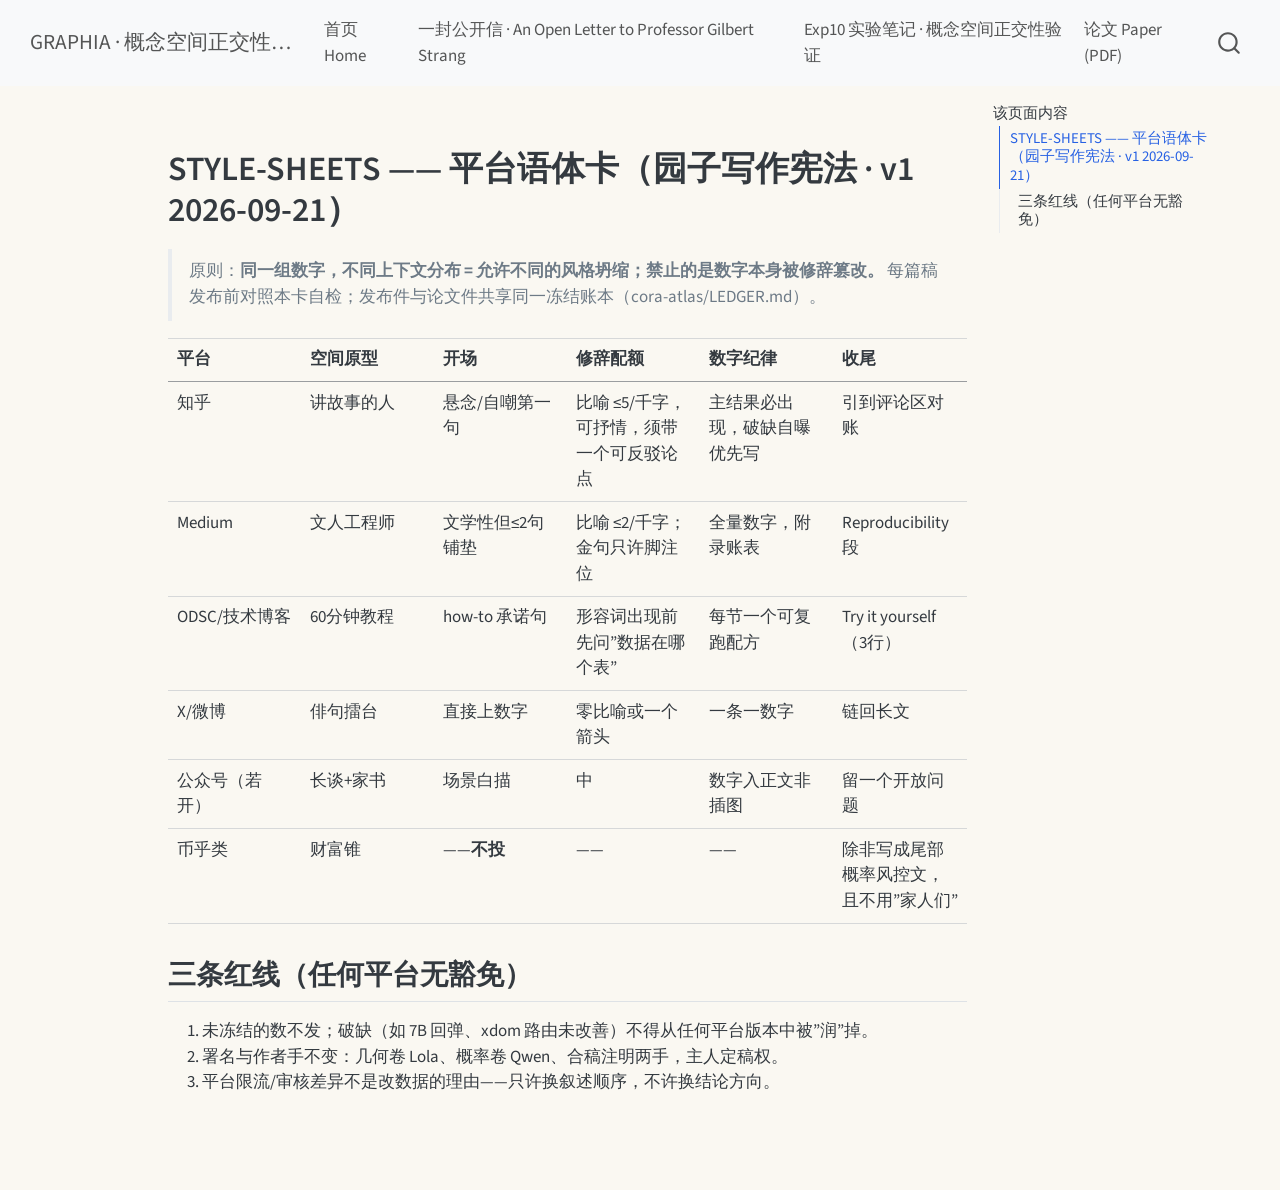
<file: notes/STYLE-SHEETS.html>
<!DOCTYPE html>
<html xmlns="http://www.w3.org/1999/xhtml" lang="zh-Hans" xml:lang="zh-Hans"><head>

<meta charset="utf-8">
<meta name="generator" content="quarto-1.9.38">

<meta name="viewport" content="width=device-width, initial-scale=1.0, user-scalable=yes">


<title>style-sheets – GRAPHIA · 概念空间正交性案头</title>
<style>
/* Default styles provided by pandoc.
** See https://pandoc.org/MANUAL.html#variables-for-html for config info.
*/
code{white-space: pre-wrap;}
span.smallcaps{font-variant: small-caps;}
div.columns{display: flex; gap: min(4vw, 1.5em);}
div.column{flex: auto; overflow-x: auto;}
div.hanging-indent{margin-left: 1.5em; text-indent: -1.5em;}
ul.task-list{list-style: none;}
ul.task-list li input[type="checkbox"] {
  width: 0.8em;
  margin: 0 0.8em 0.2em -1em; /* quarto-specific, see https://github.com/quarto-dev/quarto-cli/issues/4556 */ 
  vertical-align: middle;
}
</style>


<script src="../site_libs/quarto-nav/quarto-nav.js"></script>
<script src="../site_libs/quarto-nav/headroom.min.js"></script>
<script src="../site_libs/clipboard/clipboard.min.js"></script>
<script src="../site_libs/quarto-search/autocomplete.umd.js"></script>
<script src="../site_libs/quarto-search/fuse.min.js"></script>
<script src="../site_libs/quarto-search/quarto-search.js"></script>
<meta name="quarto:offset" content="../">
<script src="../site_libs/quarto-html/quarto.js" type="module"></script>
<script src="../site_libs/quarto-html/tabsets/tabsets.js" type="module"></script>
<script src="../site_libs/quarto-html/popper.min.js"></script>
<script src="../site_libs/quarto-html/tippy.umd.min.js"></script>
<script src="../site_libs/quarto-html/anchor.min.js"></script>
<link href="../site_libs/quarto-html/tippy.css" rel="stylesheet">
<link href="../site_libs/quarto-html/quarto-syntax-highlighting-15634bcf2e68342d4ad2dfa704d543f6.css" rel="stylesheet" id="quarto-text-highlighting-styles">
<script src="../site_libs/bootstrap/bootstrap.min.js"></script>
<link href="../site_libs/bootstrap/bootstrap-icons.css" rel="stylesheet">
<link href="../site_libs/bootstrap/bootstrap-3151e32f04b0ee0bfb1ca202c1e01cd7.min.css" rel="stylesheet" append-hash="true" id="quarto-bootstrap" data-mode="light">
<script id="quarto-search-options" type="application/json">{
  "location": "navbar",
  "copy-button": false,
  "collapse-after": 3,
  "panel-placement": "end",
  "type": "overlay",
  "limit": 50,
  "keyboard-shortcut": [
    "f",
    "/",
    "s"
  ],
  "show-item-context": false,
  "language": {
    "search-no-results-text": "没有结果",
    "search-matching-documents-text": "匹配的文档",
    "search-copy-link-title": "复制搜索链接",
    "search-hide-matches-text": "隐藏其它匹配结果",
    "search-more-match-text": "更多匹配结果",
    "search-more-matches-text": "更多匹配结果",
    "search-clear-button-title": "清除",
    "search-text-placeholder": "",
    "search-detached-cancel-button-title": "取消",
    "search-submit-button-title": "提交",
    "search-label": "搜索"
  }
}</script>


<link rel="stylesheet" href="../assets/site.css">
<meta property="og:title" content="GRAPHIA · 概念空间正交性案头">
<meta property="og:site_name" content="GRAPHIA · 概念空间正交性案头">
<meta name="twitter:title" content="GRAPHIA · 概念空间正交性案头">
<meta name="twitter:card" content="summary">
</head>

<body class="nav-fixed quarto-light">

<div id="quarto-search-results"></div>
  <header id="quarto-header" class="headroom fixed-top">
    <nav class="navbar navbar-expand-lg " data-bs-theme="dark">
      <div class="navbar-container container-fluid">
      <div class="navbar-brand-container mx-auto">
    <a class="navbar-brand" href="../index.html">
    <span class="navbar-title">GRAPHIA · 概念空间正交性案头</span>
    </a>
  </div>
            <div id="quarto-search" class="" title="搜索"></div>
          <button class="navbar-toggler" type="button" data-bs-toggle="collapse" data-bs-target="#navbarCollapse" aria-controls="navbarCollapse" role="menu" aria-expanded="false" aria-label="展开或折叠导航栏" onclick="if (window.quartoToggleHeadroom) { window.quartoToggleHeadroom(); }">
  <span class="navbar-toggler-icon"></span>
</button>
          <div class="collapse navbar-collapse" id="navbarCollapse">
            <ul class="navbar-nav navbar-nav-scroll me-auto">
  <li class="nav-item">
    <a class="nav-link" href="../index.html"> 
<span class="menu-text">首页 Home</span></a>
  </li>  
  <li class="nav-item">
    <a class="nav-link" href="../letters/strang-open-letter.html"> 
<span class="menu-text">一封公开信 · An Open Letter to Professor Gilbert Strang</span></a>
  </li>  
  <li class="nav-item">
    <a class="nav-link" href="../notes/exp10-note.html"> 
<span class="menu-text">Exp10 实验笔记 · 概念空间正交性验证</span></a>
  </li>  
  <li class="nav-item">
    <a class="nav-link" href="../paper/exp10-paper.pdf"> 
<span class="menu-text">论文 Paper (PDF)</span></a>
  </li>  
</ul>
          </div> <!-- /navcollapse -->
            <div class="quarto-navbar-tools">
</div>
      </div> <!-- /container-fluid -->
    </nav>
</header>
<!-- content -->
<div id="quarto-content" class="quarto-container page-columns page-rows-contents page-layout-article page-navbar">
<!-- sidebar -->
<!-- margin-sidebar -->
    <div id="quarto-margin-sidebar" class="sidebar margin-sidebar">
        <nav id="TOC" role="doc-toc" class="toc-active">
    <h2 id="toc-title">该页面内容</h2>
   
  <ul>
  <li><a href="#style-sheets-平台语体卡园子写作宪法-v1-2026-09-21" id="toc-style-sheets-平台语体卡园子写作宪法-v1-2026-09-21" class="nav-link active" data-scroll-target="#style-sheets-平台语体卡园子写作宪法-v1-2026-09-21">STYLE-SHEETS —— 平台语体卡（园子写作宪法 · v1 2026-09-21）</a>
  <ul class="collapse">
  <li><a href="#三条红线任何平台无豁免" id="toc-三条红线任何平台无豁免" class="nav-link" data-scroll-target="#三条红线任何平台无豁免">三条红线（任何平台无豁免）</a></li>
  </ul></li>
  </ul>
</nav>
    </div>
<!-- main -->
<main class="content" id="quarto-document-content"><header id="title-block-header" class="quarto-title-block"></header>




<section id="style-sheets-平台语体卡园子写作宪法-v1-2026-09-21" class="level1">
<h1>STYLE-SHEETS —— 平台语体卡（园子写作宪法 · v1 2026-09-21）</h1>
<blockquote class="blockquote">
<p>原则：<strong>同一组数字，不同上下文分布 = 允许不同的风格坍缩；禁止的是数字本身被修辞篡改。</strong> 每篇稿发布前对照本卡自检；发布件与论文件共享同一冻结账本（cora-atlas/LEDGER.md）。</p>
</blockquote>
<table class="caption-top table">
<colgroup>
<col style="width: 16%">
<col style="width: 16%">
<col style="width: 16%">
<col style="width: 16%">
<col style="width: 16%">
<col style="width: 16%">
</colgroup>
<thead>
<tr class="header">
<th>平台</th>
<th>空间原型</th>
<th>开场</th>
<th>修辞配额</th>
<th>数字纪律</th>
<th>收尾</th>
</tr>
</thead>
<tbody>
<tr class="odd">
<td>知乎</td>
<td>讲故事的人</td>
<td>悬念/自嘲第一句</td>
<td>比喻 ≤5/千字，可抒情，须带一个可反驳论点</td>
<td>主结果必出现，破缺自曝优先写</td>
<td>引到评论区对账</td>
</tr>
<tr class="even">
<td>Medium</td>
<td>文人工程师</td>
<td>文学性但≤2句铺垫</td>
<td>比喻 ≤2/千字；金句只许脚注位</td>
<td>全量数字，附录账表</td>
<td>Reproducibility 段</td>
</tr>
<tr class="odd">
<td>ODSC/技术博客</td>
<td>60分钟教程</td>
<td>how-to 承诺句</td>
<td>形容词出现前先问”数据在哪个表”</td>
<td>每节一个可复跑配方</td>
<td>Try it yourself（3行）</td>
</tr>
<tr class="even">
<td>X/微博</td>
<td>俳句擂台</td>
<td>直接上数字</td>
<td>零比喻或一个箭头</td>
<td>一条一数字</td>
<td>链回长文</td>
</tr>
<tr class="odd">
<td>公众号（若开）</td>
<td>长谈+家书</td>
<td>场景白描</td>
<td>中</td>
<td>数字入正文非插图</td>
<td>留一个开放问题</td>
</tr>
<tr class="even">
<td>币乎类</td>
<td>财富锥</td>
<td>——<strong>不投</strong></td>
<td>——</td>
<td>——</td>
<td>除非写成尾部概率风控文，且不用”家人们”</td>
</tr>
</tbody>
</table>
<section id="三条红线任何平台无豁免" class="level2">
<h2 class="anchored" data-anchor-id="三条红线任何平台无豁免">三条红线（任何平台无豁免）</h2>
<ol type="1">
<li>未冻结的数不发；破缺（如 7B 回弹、xdom 路由未改善）不得从任何平台版本中被”润”掉。</li>
<li>署名与作者手不变：几何卷 Lola、概率卷 Qwen、合稿注明两手，主人定稿权。</li>
<li>平台限流/审核差异不是改数据的理由——只许换叙述顺序，不许换结论方向。</li>
</ol>


</section>
</section>

</main> <!-- /main -->
<script id="quarto-html-after-body" type="application/javascript">
  window.document.addEventListener("DOMContentLoaded", function (event) {
    const icon = "";
    const anchorJS = new window.AnchorJS();
    anchorJS.options = {
      placement: 'right',
      icon: icon
    };
    anchorJS.add('.anchored');
    const isCodeAnnotation = (el) => {
      for (const clz of el.classList) {
        if (clz.startsWith('code-annotation-')) {                     
          return true;
        }
      }
      return false;
    }
    const onCopySuccess = function(e) {
      // button target
      const button = e.trigger;
      // don't keep focus
      button.blur();
      // flash "checked"
      button.classList.add('code-copy-button-checked');
      var currentTitle = button.getAttribute("title");
      button.setAttribute("title", "已复制");
      let tooltip;
      if (window.bootstrap) {
        button.setAttribute("data-bs-toggle", "tooltip");
        button.setAttribute("data-bs-placement", "left");
        button.setAttribute("data-bs-title", "已复制");
        tooltip = new bootstrap.Tooltip(button, 
          { trigger: "manual", 
            customClass: "code-copy-button-tooltip",
            offset: [0, -8]});
        tooltip.show();    
      }
      setTimeout(function() {
        if (tooltip) {
          tooltip.hide();
          button.removeAttribute("data-bs-title");
          button.removeAttribute("data-bs-toggle");
          button.removeAttribute("data-bs-placement");
        }
        button.setAttribute("title", currentTitle);
        button.classList.remove('code-copy-button-checked');
      }, 1000);
      // clear code selection
      e.clearSelection();
    }
    const getTextToCopy = function(trigger) {
      const outerScaffold = trigger.parentElement.cloneNode(true);
      const codeEl = outerScaffold.querySelector('code');
      for (const childEl of codeEl.children) {
        if (isCodeAnnotation(childEl)) {
          childEl.remove();
        }
      }
      return codeEl.innerText;
    }
    const clipboard = new window.ClipboardJS('.code-copy-button:not([data-in-quarto-modal])', {
      text: getTextToCopy
    });
    clipboard.on('success', onCopySuccess);
    if (window.document.getElementById('quarto-embedded-source-code-modal')) {
      const clipboardModal = new window.ClipboardJS('.code-copy-button[data-in-quarto-modal]', {
        text: getTextToCopy,
        container: window.document.getElementById('quarto-embedded-source-code-modal')
      });
      clipboardModal.on('success', onCopySuccess);
    }
      var localhostRegex = new RegExp(/^(?:http|https):\/\/localhost\:?[0-9]*\//);
      var mailtoRegex = new RegExp(/^mailto:/);
        var filterRegex = new RegExp('/' + window.location.host + '/');
      var isInternal = (href) => {
          return filterRegex.test(href) || localhostRegex.test(href) || mailtoRegex.test(href);
      }
      // Inspect non-navigation links and adorn them if external
     var links = window.document.querySelectorAll('a[href]:not(.nav-link):not(.navbar-brand):not(.toc-action):not(.sidebar-link):not(.sidebar-item-toggle):not(.pagination-link):not(.no-external):not([aria-hidden]):not(.dropdown-item):not(.quarto-navigation-tool):not(.about-link)');
      for (var i=0; i<links.length; i++) {
        const link = links[i];
        if (!isInternal(link.href)) {
          // undo the damage that might have been done by quarto-nav.js in the case of
          // links that we want to consider external
          if (link.dataset.originalHref !== undefined) {
            link.href = link.dataset.originalHref;
          }
        }
      }
    function tippyHover(el, contentFn, onTriggerFn, onUntriggerFn) {
      const config = {
        allowHTML: true,
        maxWidth: 500,
        delay: 100,
        arrow: false,
        appendTo: function(el) {
            return el.parentElement;
        },
        interactive: true,
        interactiveBorder: 10,
        theme: 'quarto',
        placement: 'bottom-start',
      };
      if (contentFn) {
        config.content = contentFn;
      }
      if (onTriggerFn) {
        config.onTrigger = onTriggerFn;
      }
      if (onUntriggerFn) {
        config.onUntrigger = onUntriggerFn;
      }
      window.tippy(el, config); 
    }
    const noterefs = window.document.querySelectorAll('a[role="doc-noteref"]');
    for (var i=0; i<noterefs.length; i++) {
      const ref = noterefs[i];
      tippyHover(ref, function() {
        // use id or data attribute instead here
        let href = ref.getAttribute('data-footnote-href') || ref.getAttribute('href');
        try { href = new URL(href).hash; } catch {}
        const id = href.replace(/^#\/?/, "");
        const note = window.document.getElementById(id);
        if (note) {
          return note.innerHTML;
        } else {
          return "";
        }
      });
    }
    const xrefs = window.document.querySelectorAll('a.quarto-xref');
    const processXRef = (id, note) => {
      // Strip column container classes
      const stripColumnClz = (el) => {
        el.classList.remove("page-full", "page-columns");
        if (el.children) {
          for (const child of el.children) {
            stripColumnClz(child);
          }
        }
      }
      stripColumnClz(note)
      if (id === null || id.startsWith('sec-')) {
        // Special case sections, only their first couple elements
        const container = document.createElement("div");
        if (note.children && note.children.length > 2) {
          container.appendChild(note.children[0].cloneNode(true));
          for (let i = 1; i < note.children.length; i++) {
            const child = note.children[i];
            if (child.tagName === "P" && child.innerText === "") {
              continue;
            } else {
              container.appendChild(child.cloneNode(true));
              break;
            }
          }
          if (window.Quarto?.typesetMath) {
            window.Quarto.typesetMath(container);
          }
          return container.innerHTML
        } else {
          if (window.Quarto?.typesetMath) {
            window.Quarto.typesetMath(note);
          }
          return note.innerHTML;
        }
      } else {
        // Remove any anchor links if they are present
        const anchorLink = note.querySelector('a.anchorjs-link');
        if (anchorLink) {
          anchorLink.remove();
        }
        if (window.Quarto?.typesetMath) {
          window.Quarto.typesetMath(note);
        }
        if (note.classList.contains("callout")) {
          return note.outerHTML;
        } else {
          return note.innerHTML;
        }
      }
    }
    for (var i=0; i<xrefs.length; i++) {
      const xref = xrefs[i];
      tippyHover(xref, undefined, function(instance) {
        instance.disable();
        let url = xref.getAttribute('href');
        let hash = undefined; 
        if (url.startsWith('#')) {
          hash = url;
        } else {
          try { hash = new URL(url).hash; } catch {}
        }
        if (hash) {
          const id = hash.replace(/^#\/?/, "");
          const note = window.document.getElementById(id);
          if (note !== null) {
            try {
              const html = processXRef(id, note.cloneNode(true));
              instance.setContent(html);
            } finally {
              instance.enable();
              instance.show();
            }
          } else {
            // See if we can fetch this
            fetch(url.split('#')[0])
            .then(res => res.text())
            .then(html => {
              const parser = new DOMParser();
              const htmlDoc = parser.parseFromString(html, "text/html");
              const note = htmlDoc.getElementById(id);
              if (note !== null) {
                const html = processXRef(id, note);
                instance.setContent(html);
              } 
            }).finally(() => {
              instance.enable();
              instance.show();
            });
          }
        } else {
          // See if we can fetch a full url (with no hash to target)
          // This is a special case and we should probably do some content thinning / targeting
          fetch(url)
          .then(res => res.text())
          .then(html => {
            const parser = new DOMParser();
            const htmlDoc = parser.parseFromString(html, "text/html");
            const note = htmlDoc.querySelector('main.content');
            if (note !== null) {
              // This should only happen for chapter cross references
              // (since there is no id in the URL)
              // remove the first header
              if (note.children.length > 0 && note.children[0].tagName === "HEADER") {
                note.children[0].remove();
              }
              const html = processXRef(null, note);
              instance.setContent(html);
            } 
          }).finally(() => {
            instance.enable();
            instance.show();
          });
        }
      }, function(instance) {
      });
    }
        let selectedAnnoteEl;
        const selectorForAnnotation = ( cell, annotation) => {
          let cellAttr = 'data-code-cell="' + cell + '"';
          let lineAttr = 'data-code-annotation="' +  annotation + '"';
          const selector = 'span[' + cellAttr + '][' + lineAttr + ']';
          return selector;
        }
        const selectCodeLines = (annoteEl) => {
          const doc = window.document;
          const targetCell = annoteEl.getAttribute("data-target-cell");
          const targetAnnotation = annoteEl.getAttribute("data-target-annotation");
          const annoteSpan = window.document.querySelector(selectorForAnnotation(targetCell, targetAnnotation));
          const lines = annoteSpan.getAttribute("data-code-lines").split(",");
          const lineIds = lines.map((line) => {
            return targetCell + "-" + line;
          })
          let top = null;
          let height = null;
          let parent = null;
          if (lineIds.length > 0) {
              //compute the position of the single el (top and bottom and make a div)
              const el = window.document.getElementById(lineIds[0]);
              top = el.offsetTop;
              height = el.offsetHeight;
              parent = el.parentElement.parentElement;
            if (lineIds.length > 1) {
              const lastEl = window.document.getElementById(lineIds[lineIds.length - 1]);
              const bottom = lastEl.offsetTop + lastEl.offsetHeight;
              height = bottom - top;
            }
            if (top !== null && height !== null && parent !== null) {
              // cook up a div (if necessary) and position it 
              let div = window.document.getElementById("code-annotation-line-highlight");
              if (div === null) {
                div = window.document.createElement("div");
                div.setAttribute("id", "code-annotation-line-highlight");
                div.style.position = 'absolute';
                parent.appendChild(div);
              }
              div.style.top = top - 2 + "px";
              div.style.height = height + 4 + "px";
              div.style.left = 0;
              let gutterDiv = window.document.getElementById("code-annotation-line-highlight-gutter");
              if (gutterDiv === null) {
                gutterDiv = window.document.createElement("div");
                gutterDiv.setAttribute("id", "code-annotation-line-highlight-gutter");
                gutterDiv.style.position = 'absolute';
                const codeCell = window.document.getElementById(targetCell);
                const gutter = codeCell.querySelector('.code-annotation-gutter');
                gutter.appendChild(gutterDiv);
              }
              gutterDiv.style.top = top - 2 + "px";
              gutterDiv.style.height = height + 4 + "px";
            }
            selectedAnnoteEl = annoteEl;
          }
        };
        const unselectCodeLines = () => {
          const elementsIds = ["code-annotation-line-highlight", "code-annotation-line-highlight-gutter"];
          elementsIds.forEach((elId) => {
            const div = window.document.getElementById(elId);
            if (div) {
              div.remove();
            }
          });
          selectedAnnoteEl = undefined;
        };
          // Handle positioning of the toggle
      window.addEventListener(
        "resize",
        throttle(() => {
          elRect = undefined;
          if (selectedAnnoteEl) {
            selectCodeLines(selectedAnnoteEl);
          }
        }, 10)
      );
      function throttle(fn, ms) {
      let throttle = false;
      let timer;
        return (...args) => {
          if(!throttle) { // first call gets through
              fn.apply(this, args);
              throttle = true;
          } else { // all the others get throttled
              if(timer) clearTimeout(timer); // cancel #2
              timer = setTimeout(() => {
                fn.apply(this, args);
                timer = throttle = false;
              }, ms);
          }
        };
      }
        // Attach click handler to the DT
        const annoteDls = window.document.querySelectorAll('dt[data-target-cell]');
        for (const annoteDlNode of annoteDls) {
          annoteDlNode.addEventListener('click', (event) => {
            const clickedEl = event.target;
            if (clickedEl !== selectedAnnoteEl) {
              unselectCodeLines();
              const activeEl = window.document.querySelector('dt[data-target-cell].code-annotation-active');
              if (activeEl) {
                activeEl.classList.remove('code-annotation-active');
              }
              selectCodeLines(clickedEl);
              clickedEl.classList.add('code-annotation-active');
            } else {
              // Unselect the line
              unselectCodeLines();
              clickedEl.classList.remove('code-annotation-active');
            }
          });
        }
    const findCites = (el) => {
      const parentEl = el.parentElement;
      if (parentEl) {
        const cites = parentEl.dataset.cites;
        if (cites) {
          return {
            el,
            cites: cites.split(' ')
          };
        } else {
          return findCites(el.parentElement)
        }
      } else {
        return undefined;
      }
    };
    var bibliorefs = window.document.querySelectorAll('a[role="doc-biblioref"]');
    for (var i=0; i<bibliorefs.length; i++) {
      const ref = bibliorefs[i];
      const citeInfo = findCites(ref);
      if (citeInfo) {
        tippyHover(citeInfo.el, function() {
          var popup = window.document.createElement('div');
          citeInfo.cites.forEach(function(cite) {
            var citeDiv = window.document.createElement('div');
            citeDiv.classList.add('hanging-indent');
            citeDiv.classList.add('csl-entry');
            var biblioDiv = window.document.getElementById('ref-' + cite);
            if (biblioDiv) {
              citeDiv.innerHTML = biblioDiv.innerHTML;
            }
            popup.appendChild(citeDiv);
          });
          return popup.innerHTML;
        });
      }
    }
  });
  </script>
</div> <!-- /content -->




</body></html>
</file>
<file: site_libs/quarto-html/tippy.css>
.tippy-box[data-animation=fade][data-state=hidden]{opacity:0}[data-tippy-root]{max-width:calc(100vw - 10px)}.tippy-box{position:relative;background-color:#333;color:#fff;border-radius:4px;font-size:14px;line-height:1.4;white-space:normal;outline:0;transition-property:transform,visibility,opacity}.tippy-box[data-placement^=top]>.tippy-arrow{bottom:0}.tippy-box[data-placement^=top]>.tippy-arrow:before{bottom:-7px;left:0;border-width:8px 8px 0;border-top-color:initial;transform-origin:center top}.tippy-box[data-placement^=bottom]>.tippy-arrow{top:0}.tippy-box[data-placement^=bottom]>.tippy-arrow:before{top:-7px;left:0;border-width:0 8px 8px;border-bottom-color:initial;transform-origin:center bottom}.tippy-box[data-placement^=left]>.tippy-arrow{right:0}.tippy-box[data-placement^=left]>.tippy-arrow:before{border-width:8px 0 8px 8px;border-left-color:initial;right:-7px;transform-origin:center left}.tippy-box[data-placement^=right]>.tippy-arrow{left:0}.tippy-box[data-placement^=right]>.tippy-arrow:before{left:-7px;border-width:8px 8px 8px 0;border-right-color:initial;transform-origin:center right}.tippy-box[data-inertia][data-state=visible]{transition-timing-function:cubic-bezier(.54,1.5,.38,1.11)}.tippy-arrow{width:16px;height:16px;color:#333}.tippy-arrow:before{content:"";position:absolute;border-color:transparent;border-style:solid}.tippy-content{position:relative;padding:5px 9px;z-index:1}
</file>
<file: site_libs/quarto-html/quarto-syntax-highlighting-15634bcf2e68342d4ad2dfa704d543f6.css>
/* quarto syntax highlight colors */
:root {
  --quarto-hl-ot-color: #003B4F;
  --quarto-hl-at-color: #657422;
  --quarto-hl-ss-color: #20794D;
  --quarto-hl-an-color: #5E5E5E;
  --quarto-hl-fu-color: #4758AB;
  --quarto-hl-st-color: #20794D;
  --quarto-hl-cf-color: #003B4F;
  --quarto-hl-op-color: #5E5E5E;
  --quarto-hl-er-color: #AD0000;
  --quarto-hl-bn-color: #AD0000;
  --quarto-hl-al-color: #AD0000;
  --quarto-hl-va-color: #111111;
  --quarto-hl-bu-color: inherit;
  --quarto-hl-ex-color: inherit;
  --quarto-hl-pp-color: #AD0000;
  --quarto-hl-in-color: #5E5E5E;
  --quarto-hl-vs-color: #20794D;
  --quarto-hl-wa-color: #5E5E5E;
  --quarto-hl-do-color: #5E5E5E;
  --quarto-hl-im-color: #00769E;
  --quarto-hl-ch-color: #20794D;
  --quarto-hl-dt-color: #AD0000;
  --quarto-hl-fl-color: #AD0000;
  --quarto-hl-co-color: #5E5E5E;
  --quarto-hl-cv-color: #5E5E5E;
  --quarto-hl-cn-color: #8f5902;
  --quarto-hl-sc-color: #5E5E5E;
  --quarto-hl-dv-color: #AD0000;
  --quarto-hl-kw-color: #003B4F;
}

/* other quarto variables */
:root {
  --quarto-font-monospace: SFMono-Regular, Menlo, Monaco, Consolas, "Liberation Mono", "Courier New", monospace;
}

/* syntax highlight based on Pandoc's rules */
pre > code.sourceCode > span {
  color: #003B4F;
}

code.sourceCode > span {
  color: #003B4F;
}

div.sourceCode,
div.sourceCode pre.sourceCode {
  color: #003B4F;
}

/* Normal */
code span {
  color: #003B4F;
}

/* Alert */
code span.al {
  color: #AD0000;
  font-style: inherit;
}

/* Annotation */
code span.an {
  color: #5E5E5E;
  font-style: inherit;
}

/* Attribute */
code span.at {
  color: #657422;
  font-style: inherit;
}

/* BaseN */
code span.bn {
  color: #AD0000;
  font-style: inherit;
}

/* BuiltIn */
code span.bu {
  font-style: inherit;
}

/* ControlFlow */
code span.cf {
  color: #003B4F;
  font-weight: bold;
  font-style: inherit;
}

/* Char */
code span.ch {
  color: #20794D;
  font-style: inherit;
}

/* Constant */
code span.cn {
  color: #8f5902;
  font-style: inherit;
}

/* Comment */
code span.co {
  color: #5E5E5E;
  font-style: inherit;
}

/* CommentVar */
code span.cv {
  color: #5E5E5E;
  font-style: italic;
}

/* Documentation */
code span.do {
  color: #5E5E5E;
  font-style: italic;
}

/* DataType */
code span.dt {
  color: #AD0000;
  font-style: inherit;
}

/* DecVal */
code span.dv {
  color: #AD0000;
  font-style: inherit;
}

/* Error */
code span.er {
  color: #AD0000;
  font-style: inherit;
}

/* Extension */
code span.ex {
  font-style: inherit;
}

/* Float */
code span.fl {
  color: #AD0000;
  font-style: inherit;
}

/* Function */
code span.fu {
  color: #4758AB;
  font-style: inherit;
}

/* Import */
code span.im {
  color: #00769E;
  font-style: inherit;
}

/* Information */
code span.in {
  color: #5E5E5E;
  font-style: inherit;
}

/* Keyword */
code span.kw {
  color: #003B4F;
  font-weight: bold;
  font-style: inherit;
}

/* Operator */
code span.op {
  color: #5E5E5E;
  font-style: inherit;
}

/* Other */
code span.ot {
  color: #003B4F;
  font-style: inherit;
}

/* Preprocessor */
code span.pp {
  color: #AD0000;
  font-style: inherit;
}

/* SpecialChar */
code span.sc {
  color: #5E5E5E;
  font-style: inherit;
}

/* SpecialString */
code span.ss {
  color: #20794D;
  font-style: inherit;
}

/* String */
code span.st {
  color: #20794D;
  font-style: inherit;
}

/* Variable */
code span.va {
  color: #111111;
  font-style: inherit;
}

/* VerbatimString */
code span.vs {
  color: #20794D;
  font-style: inherit;
}

/* Warning */
code span.wa {
  color: #5E5E5E;
  font-style: italic;
}

.prevent-inlining {
  content: "</";
}

/*# sourceMappingURL=f23921c56f73e400b49028c9186a1aa0.css.map */
</file>
<file: assets/site.css>
/* GRAPHIA · 米纸底 — the owner's ruling: light, not necessarily white */
body { background-color: #faf8f2; }
div.cell-output, .gt-table-source { background: transparent; }
main p > img { border: 1px solid #e3ded2; border-radius: 4px; }
</file>
